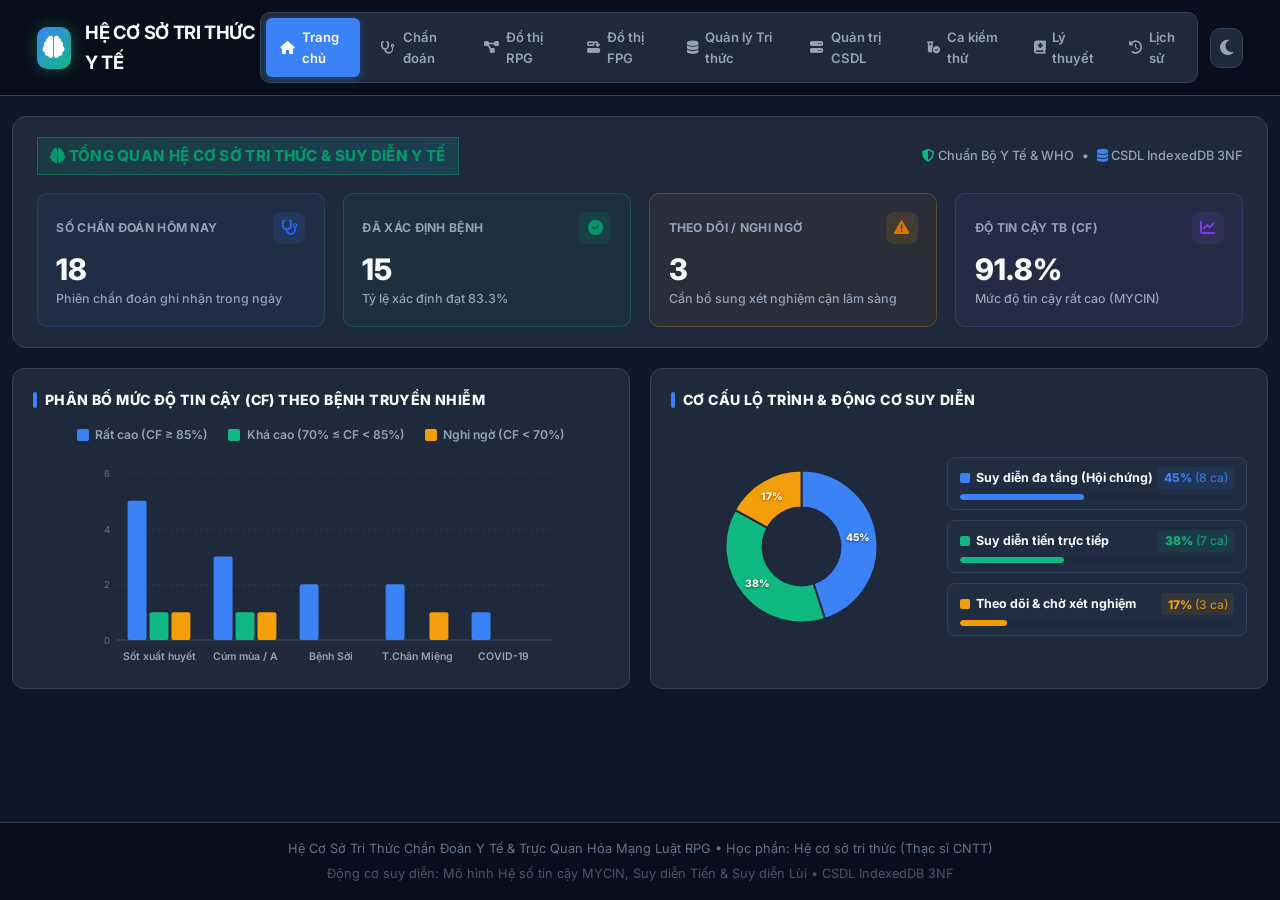
<file: index.html>
<!DOCTYPE html>
<html lang="vi">

<head>
  <meta charset="UTF-8">
  <meta name="viewport" content="width=device-width, initial-scale=1.0">
  <title>Hệ Cơ Sở Tri Thức Chẩn Đoán Y Tế & Mạng Luật RPG</title>

  <!-- FontAwesome Icons & CSS -->
  <link rel="stylesheet" href="https://cdnjs.cloudflare.com/ajax/libs/font-awesome/6.4.0/css/all.min.css">
  <link rel="stylesheet" href="css/tong_hop.css">
  <link rel="stylesheet" href="css/bang_dieu_khien_thong_ke.css">
</head>

<body>

  <!-- ==================== APP HEADER ==================== -->
  <header class="app-header">
    <div class="header-container">
      <div class="brand-wrapper">
        <a href="index.html" style="text-decoration: none; display: flex; align-items: center; gap: 0.85rem;">
          <div class="brand-icon">
            <i class="fa-solid fa-brain"></i>
          </div>
          <div class="brand-text">
            <h1>HỆ CƠ SỞ TRI THỨC Y TẾ</h1>
          </div>
        </a>
      </div>

      <div style="display: flex; align-items: center; gap: 0.75rem;">
        <nav class="nav-tabs">
          <a href="index.html" class="nav-btn active">
            <i class="fa-solid fa-house"></i> Trang chủ
          </a>
          <a href="chuc_nang/chan_doan/chan_doan.html" class="nav-btn">
            <i class="fa-solid fa-stethoscope"></i> Chẩn đoán
          </a>
          <a href="chuc_nang/do_thi_rpg/do_thi_rpg.html" class="nav-btn">
            <i class="fa-solid fa-project-diagram"></i> Đồ thị RPG
          </a>
          <a href="chuc_nang/do_thi_fpg/do_thi_fpg.html" class="nav-btn">
            <i class="fa-solid fa-diagram-successor"></i> Đồ thị FPG
          </a>
          <a href="chuc_nang/quan_ly_tri_thuc/quan_ly_tri_thuc.html" class="nav-btn">
            <i class="fa-solid fa-database"></i> Quản lý Tri thức
          </a>
          <a href="chuc_nang/quan_tri_csdl/quan_tri_csdl.html" class="nav-btn">
            <i class="fa-solid fa-server"></i> Quản trị CSDL
          </a>
          <a href="chuc_nang/ca_kiem_thu/ca_kiem_thu.html" class="nav-btn">
            <i class="fa-solid fa-vial-circle-check"></i> Ca kiểm thử
          </a>
          <a href="chuc_nang/ly_thuyet/ly_thuyet.html" class="nav-btn">
            <i class="fa-solid fa-book-medical"></i> Lý thuyết
          </a>
          <a href="chuc_nang/lich_su_chan_doan/lich_su_chan_doan.html" class="nav-btn">
            <i class="fa-solid fa-clock-rotate-left"></i> Lịch sử
          </a>
        </nav>

        <button id="btnThemeToggle" class="btn-theme-toggle" title="Chuyển đổi Chế độ Sáng / Tối">
          <i class="fa-solid fa-moon" id="themeToggleIcon"></i>
        </button>
      </div>
    </div>
  </header>

  <!-- ==================== MAIN CONTENT ==================== -->
  <main class="main-wrapper">

    <!-- 1. BẢNG ĐIỀU KHIỂN GIÁM SÁT HỆ CHUYÊN GIA Y TẾ (MED-EXPERT DASHBOARD) -->
    <section class="dashboard-executive-section">

      <!-- HÀNG 1: BẢNG TỔNG QUAN 4 CHỈ SỐ CỐT LÕI (EXECUTIVE KPI SECTION) -->
      <div class="dash-executive-panel">
        <div class="dash-main-header">
          <div class="dash-main-title">
            <span class="dash-panel-badge badge-clinical" style="padding: 0.35rem 0.75rem;">
              <i class="fa-solid fa-brain"></i> TỔNG QUAN HỆ CƠ SỞ TRI THỨC & SUY DIỄN Y TẾ
            </span>
          </div>
          <div
            style="font-size: 0.8rem; color: var(--text-secondary); font-weight: 500; display: flex; align-items: center; gap: 0.5rem; flex-wrap: wrap;">
            <span><i class="fa-solid fa-shield-halved" style="color: var(--color-emerald);"></i> Chuẩn Bộ Y Tế &
              WHO</span>
            <span>•</span>
            <span><i class="fa-solid fa-database" style="color: var(--color-primary);"></i> CSDL IndexedDB 3NF</span>
          </div>
        </div>

        <!-- 4 THẺ THỐNG KÊ CHÍNH -->
        <div class="dash-main-kpi-grid">

          <!-- Thẻ 1: Số chẩn đoán hôm nay -->
          <div class="dash-main-kpi-card card-blue">
            <div class="dash-main-kpi-top">
              <span class="dash-main-kpi-label">Số chẩn đoán hôm nay</span>
              <div class="dash-main-kpi-icon"><i class="fa-solid fa-stethoscope"></i></div>
            </div>
            <div class="dash-main-kpi-val" id="dashKpiToday">18</div>
            <div class="dash-main-kpi-sub" id="dashKpiTodaySub">Phiên chẩn đoán ghi nhận trong ngày</div>
          </div>

          <!-- Thẻ 2: Ca xác định bệnh đích -->
          <div class="dash-main-kpi-card card-emerald">
            <div class="dash-main-kpi-top">
              <span class="dash-main-kpi-label">Đã xác định bệnh</span>
              <div class="dash-main-kpi-icon"><i class="fa-solid fa-circle-check"></i></div>
            </div>
            <div class="dash-main-kpi-val" id="dashKpiIdentified">15</div>
            <div class="dash-main-kpi-sub" id="dashKpiIdentifiedSub">Tỷ lệ xác định đạt 83.3%</div>
          </div>

          <!-- Thẻ 3: Ca theo dõi / Nghi ngờ -->
          <div class="dash-main-kpi-card card-amber">
            <div class="dash-main-kpi-top">
              <span class="dash-main-kpi-label">Theo dõi / Nghi ngờ</span>
              <div class="dash-main-kpi-icon"><i class="fa-solid fa-triangle-exclamation"></i></div>
            </div>
            <div class="dash-main-kpi-val" id="dashKpiSuspected">3</div>
            <div class="dash-main-kpi-sub" id="dashKpiSuspectedSub">Cần bổ sung xét nghiệm cận lâm sàng</div>
          </div>

          <!-- Thẻ 4: Hệ số tin cậy trung bình (CF) -->
          <div class="dash-main-kpi-card card-purple">
            <div class="dash-main-kpi-top">
              <span class="dash-main-kpi-label">Độ tin cậy TB (CF)</span>
              <div class="dash-main-kpi-icon"><i class="fa-solid fa-chart-line"></i></div>
            </div>
            <div class="dash-main-kpi-val" id="dashKpiAvgCF">91.8%</div>
            <div class="dash-main-kpi-sub" id="dashKpiAvgCFSub">Mức độ tin cậy rất cao (MYCIN)</div>
          </div>

        </div>
      </div>

      <!-- HÀNG 2: 2 BIỂU ĐỒ PHÂN TÍCH CHUYÊN SÂU -->
      <div class="dash-charts-grid">

        <!-- BIỂU ĐỒ 1: PHÂN BỐ MỨC ĐỘ TIN CẬY (CF) THEO BỆNH TRUYỀN NHIỄM -->
        <div class="dash-chart-card">
          <div class="dash-chart-title">
            <span class="chart-accent-bar"></span>
            <span>Phân Bố Mức Độ Tin Cậy (CF) Theo Bệnh Truyền Nhiễm</span>
          </div>

          <div class="dash-bar-legend">
            <span class="dash-bar-legend-item">
              <span class="legend-square" style="background: #3b82f6;"></span>
              <span>Rất cao (CF ≥ 85%)</span>
            </span>
            <span class="dash-bar-legend-item">
              <span class="legend-square" style="background: #10b981;"></span>
              <span>Khá cao (70% ≤ CF &lt; 85%)</span>
            </span>
            <span class="dash-bar-legend-item">
              <span class="legend-square" style="background: #f59e0b;"></span>
              <span>Nghi ngờ (CF &lt; 70%)</span>
            </span>
          </div>

          <div id="dashBarChartContainer" style="position: relative; width: 100%; min-height: 210px;">
            <!-- Rendered by HomeDashboardController -->
          </div>
        </div>

        <!-- BIỂU ĐỒ 2: CƠ CẤU LỘ TRÌNH & ĐỘNG CƠ SUY DIỄN -->
        <div class="dash-chart-card">
          <div class="dash-chart-title">
            <span class="chart-accent-bar"></span>
            <span>Cơ Cấu Lộ Trình & Động Cơ Suy Diễn</span>
          </div>

          <div class="dash-donut-wrapper">
            <div id="dashPieChartContainer">
              <!-- Rendered by HomeDashboardController -->
            </div>
            <div id="dashPieBreakdownContainer" class="progress-breakdown-list">
              <!-- Rendered by HomeDashboardController -->
            </div>
          </div>
        </div>

      </div>

    </section>

  </main>

  <!-- ==================== FOOTER ==================== -->
  <footer class="app-footer">
    <p>Hệ Cơ Sở Tri Thức Chẩn Đoán Y Tế & Trực Quan Hóa Mạng Luật RPG • Học phần: Hệ cơ sở tri thức (Thạc sĩ CNTT)</p>
    <p style="margin-top: 0.25rem; opacity: 0.7;">Động cơ suy diễn: Mô hình Hệ số tin cậy MYCIN, Suy diễn Tiến & Suy
      diễn Lùi • CSDL IndexedDB 3NF</p>
  </footer>

  <!-- ==================== SCRIPTS ==================== -->
  <script src="js/tien_ich_chung.js"></script>
  <script src="js/co_so_du_lieu/tri_thuc_mac_dinh.js"></script>
  <script src="js/co_so_du_lieu/dong_co_csdl.js"></script>
  <script src="js/dieu_khien_thong_ke_trang_chu.js"></script>

  <script>
    document.addEventListener("DOMContentLoaded", async () => {
      const dbEngine = new DatabaseEngine();
      try {
        await dbEngine.init();
      } catch (e) {
        console.warn("Lỗi đọc CSDL:", e);
      }
      const dashCtrl = new HomeDashboardController({ dbEngine });
      dashCtrl.init();
    });
  </script>
</body>

</html>
</file>
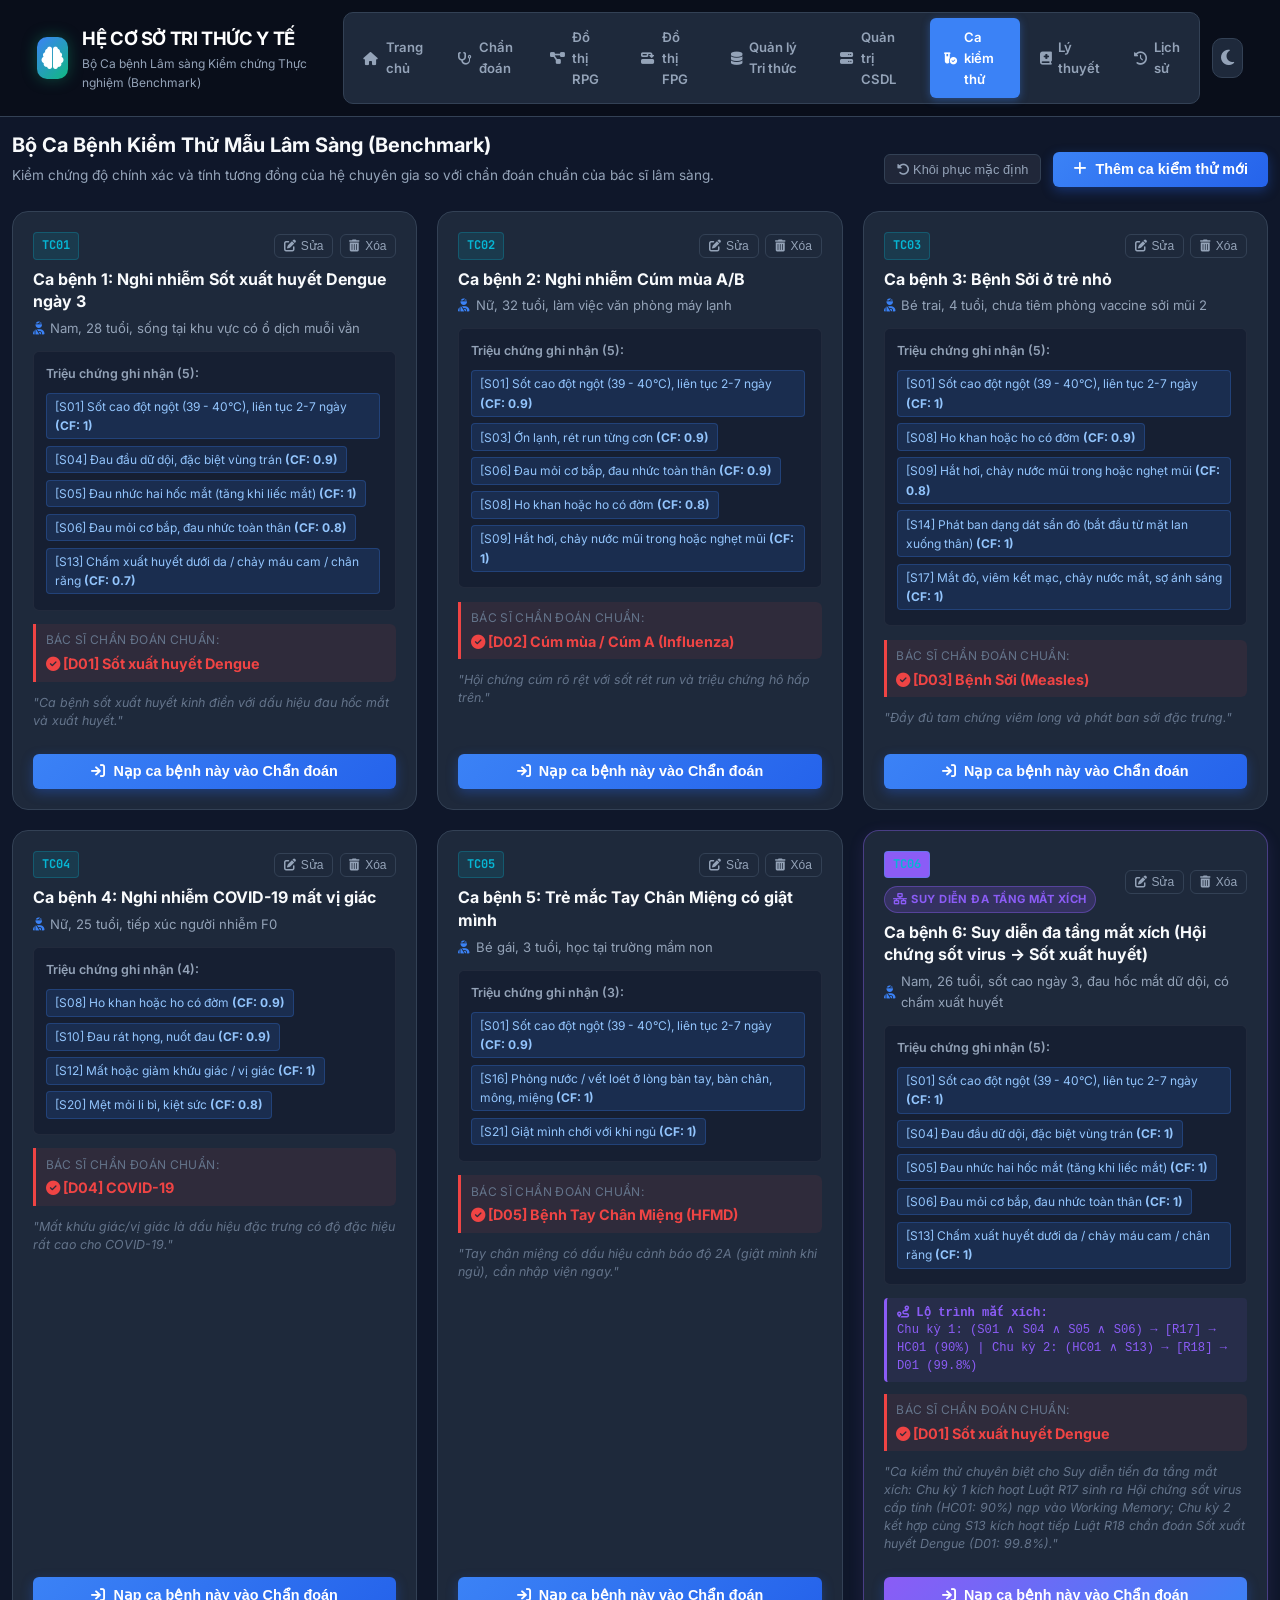
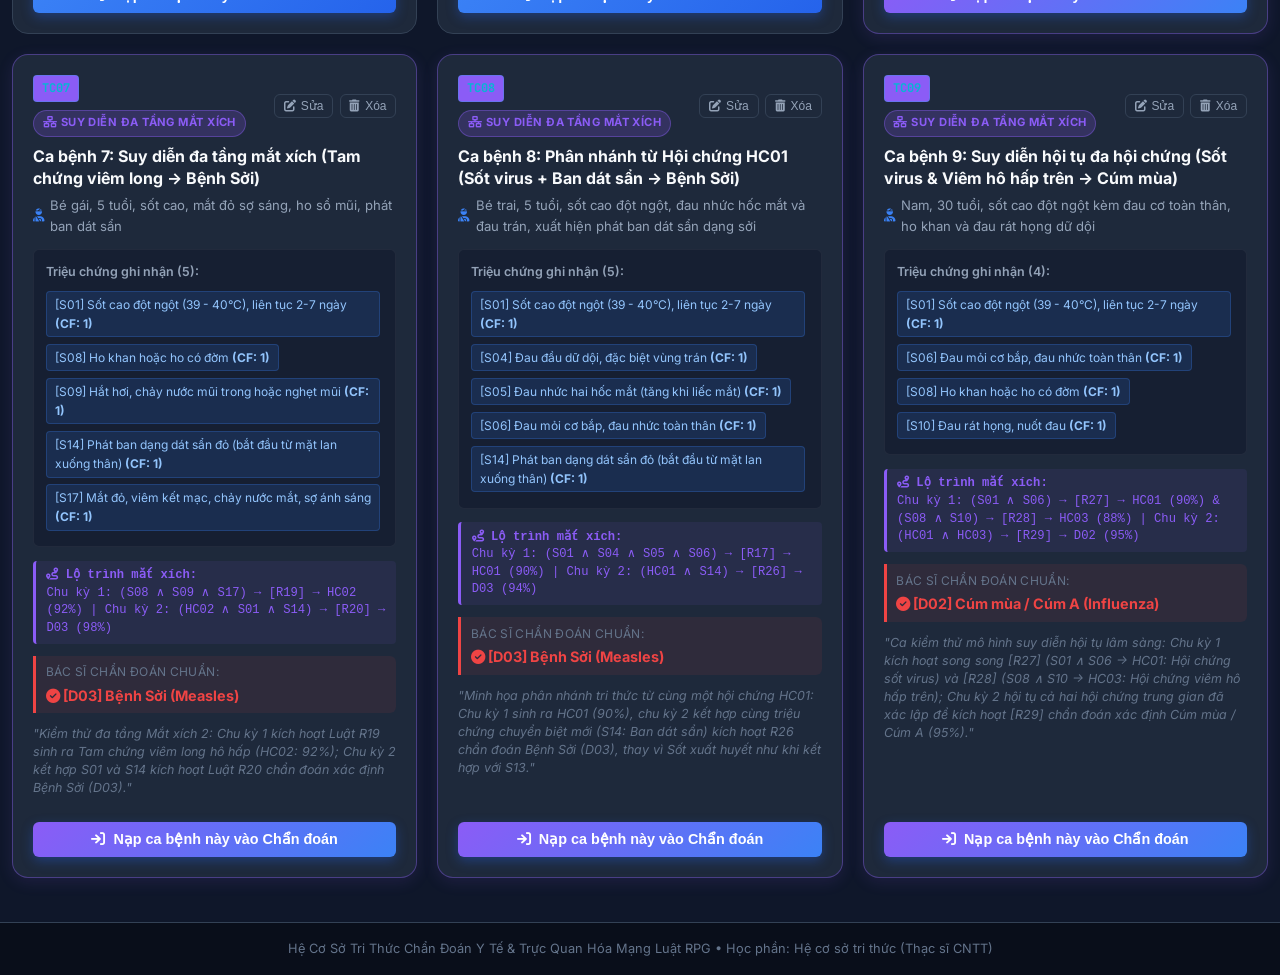
<file: chuc_nang/ca_kiem_thu/ca_kiem_thu.html>
<!DOCTYPE html>
<html lang="vi">
<head>
  <meta charset="UTF-8">
  <meta name="viewport" content="width=device-width, initial-scale=1.0">
  <title>Ca Bệnh Kiểm Thử Mẫu - Hệ Cơ Sở Tri Thức</title>
  
  <!-- FontAwesome Icons & CSS -->
  <link rel="stylesheet" href="https://cdnjs.cloudflare.com/ajax/libs/font-awesome/6.4.0/css/all.min.css">
  <link rel="stylesheet" href="../../css/tong_hop.css">
</head>
<body>

  <!-- ==================== APP HEADER ==================== -->
  <header class="app-header">
    <div class="header-container">
      <div class="brand-wrapper">
        <a href="../../index.html" style="text-decoration: none; display: flex; align-items: center; gap: 0.85rem;">
          <div class="brand-icon">
            <i class="fa-solid fa-brain"></i>
          </div>
          <div class="brand-text">
            <h1>HỆ CƠ SỞ TRI THỨC Y TẾ</h1>
            <p>Bộ Ca bệnh Lâm sàng Kiểm chứng Thực nghiệm (Benchmark)</p>
          </div>
        </a>
      </div>

      <div style="display: flex; align-items: center; gap: 0.75rem;">
        <nav class="nav-tabs">
          <a href="../../index.html" class="nav-btn">
            <i class="fa-solid fa-house"></i> Trang chủ
          </a>
          <a href="../chan_doan/chan_doan.html" class="nav-btn">
            <i class="fa-solid fa-stethoscope"></i> Chẩn đoán
          </a>
          <a href="../do_thi_rpg/do_thi_rpg.html" class="nav-btn">
            <i class="fa-solid fa-project-diagram"></i> Đồ thị RPG
          </a>
          <a href="../do_thi_fpg/do_thi_fpg.html" class="nav-btn">
            <i class="fa-solid fa-diagram-successor"></i> Đồ thị FPG
          </a>
          <a href="../quan_ly_tri_thuc/quan_ly_tri_thuc.html" class="nav-btn">
            <i class="fa-solid fa-database"></i> Quản lý Tri thức
          </a>
          <a href="../quan_tri_csdl/quan_tri_csdl.html" class="nav-btn">
            <i class="fa-solid fa-server"></i> Quản trị CSDL
          </a>
          <a href="ca_kiem_thu.html" class="nav-btn active">
            <i class="fa-solid fa-vial-circle-check"></i> Ca kiểm thử
          </a>
          <a href="../ly_thuyet/ly_thuyet.html" class="nav-btn">
            <i class="fa-solid fa-book-medical"></i> Lý thuyết
          </a>
          <a href="../lich_su_chan_doan/lich_su_chan_doan.html" class="nav-btn">
            <i class="fa-solid fa-clock-rotate-left"></i> Lịch sử
          </a>
        </nav>

        <button id="btnThemeToggle" class="btn-theme-toggle" title="Chuyển đổi Chế độ Sáng / Tối">
          <i class="fa-solid fa-moon" id="themeToggleIcon"></i>
        </button>
      </div>
    </div>
  </header>

  <!-- ==================== MAIN CONTENT ==================== -->
  <main class="main-wrapper">
    <div style="display: flex; justify-content: space-between; align-items: flex-end; margin-bottom: 1.5rem; flex-wrap: wrap; gap: 1rem;">
      <div>
        <h2 style="font-size: 1.25rem; font-weight: 700;">Bộ Ca Bệnh Kiểm Thử Mẫu Lâm Sàng (Benchmark)</h2>
        <p style="font-size: 0.85rem; color: var(--text-secondary); margin-top: 0.25rem;">
          Kiểm chứng độ chính xác và tính tương đồng của hệ chuyên gia so với chẩn đoán chuẩn của bác sĩ lâm sàng.
        </p>
      </div>
      <div style="display: flex; gap: 0.75rem; align-items: center;">
        <button id="btnResetTestCases" class="btn-secondary" title="Khôi phục danh sách ca mẫu về mặc định">
          <i class="fa-solid fa-rotate-left"></i> Khôi phục mặc định
        </button>
        <button id="btnOpenAddTestCaseModal" class="btn-primary">
          <i class="fa-solid fa-plus"></i> Thêm ca kiểm thử mới
        </button>
      </div>
    </div>

    <div class="test-cases-grid" id="testCasesContainer"></div>
  </main>

  <!-- ==================== MODAL: THÊM / SỬA CA KIỂM THỬ ==================== -->
  <div id="modalTestCaseForm" class="modal-backdrop">
    <div class="modal-card" style="max-width: 720px;">
      <div class="modal-header">
        <div class="modal-title">
          <i class="fa-solid fa-vial-circle-check" style="color: var(--color-primary);"></i>
          <span id="modalTcTitle">Thêm Ca Bệnh Kiểm Thử Mới</span>
        </div>
        <button class="modal-close-btn" data-close="modalTestCaseForm">&times;</button>
      </div>

      <form id="formTestCase" onsubmit="return false;">
        <div class="modal-form-grid">
          <div class="form-group">
            <label class="form-label" for="tcFormId">Mã Ca Kiểm Thử (ID)</label>
            <input type="text" id="tcFormId" class="form-control" placeholder="Tự sinh (VD: TC06)" />
            <small style="font-size: 0.72rem; color: var(--text-muted);">Để trống hệ thống sẽ tự động tạo mã kế tiếp</small>
          </div>

          <div class="form-group">
            <label class="form-label" for="tcFormDisease">Chẩn Đoán Kết Luận Chuẩn (Bác sĩ) <span style="color: #ef4444;">*</span></label>
            <select id="tcFormDisease" class="form-control" required></select>
          </div>
        </div>

        <div class="form-group">
          <label class="form-label" for="tcFormName">Tên Ca Bệnh Lâm Sàng <span style="color: #ef4444;">*</span></label>
          <input type="text" id="tcFormName" class="form-control" placeholder="VD: Ca bệnh 6: Nghi nhiễm Sốt Rét thể ác tính" required />
        </div>

        <div class="form-group">
          <label class="form-label" for="tcFormPatient">Thông Tin / Dịch Tễ Bệnh Nhân</label>
          <input type="text" id="tcFormPatient" class="form-control" placeholder="VD: Nam, 35 tuổi, vừa trở về từ vùng rừng rậm Tây Nguyên" />
        </div>

        <div class="form-group">
          <label class="form-label" for="tcFormNote">Ghi Chú Lâm Sàng / Lập Luận Y Khoa</label>
          <textarea id="tcFormNote" class="form-control" rows="2" placeholder="Ghi chú về triệu chứng khu biệt, diễn tiến hoặc lưu ý cận lâm sàng..."></textarea>
        </div>

        <!-- SYMPTOM PICKER -->
        <div class="form-group">
          <div style="display: flex; justify-content: space-between; align-items: center; margin-bottom: 0.35rem;">
            <label class="form-label" style="margin-bottom: 0;">
              Danh Sách Triệu Chứng Lâm Sàng <span style="color: #ef4444;">*</span>
            </label>
            <span id="tcSelectedCountBadge" class="badge badge-medium">Đã chọn: 0</span>
          </div>

          <div class="symptom-picker-container">
            <div class="symptom-picker-header">
              <div style="position: relative; flex: 1;">
                <i class="fa-solid fa-magnifying-glass" style="position: absolute; left: 0.65rem; top: 50%; transform: translateY(-50%); font-size: 0.8rem; color: var(--text-muted);"></i>
                <input type="text" id="tcSymptomSearch" class="form-control" style="padding-left: 2rem; font-size: 0.8rem;" placeholder="Tìm kiếm nhanh triệu chứng..." />
              </div>
              <select id="tcCategoryFilter" class="form-control" style="width: auto; max-width: 170px; font-size: 0.8rem;">
                <option value="all">Tất cả nhóm</option>
              </select>
            </div>

            <div class="symptom-picker-list" id="tcSymptomsList"></div>
          </div>
        </div>

        <div style="display: flex; justify-content: flex-end; gap: 0.75rem; margin-top: 1.5rem; padding-top: 1rem; border-top: 1px solid var(--border-color);">
          <button type="button" class="btn-secondary modal-close-btn" data-close="modalTestCaseForm">Hủy bỏ</button>
          <button type="button" id="btnSaveTestCase" class="btn-primary">
            <i class="fa-solid fa-floppy-disk"></i> Lưu ca kiểm thử
          </button>
        </div>
      </form>
    </div>
  </div>

  <!-- ==================== FOOTER ==================== -->
  <footer class="app-footer">
    <p>Hệ Cơ Sở Tri Thức Chẩn Đoán Y Tế & Trực Quan Hóa Mạng Luật RPG • Học phần: Hệ cơ sở tri thức (Thạc sĩ CNTT)</p>
  </footer>

  <!-- ==================== SCRIPTS ==================== -->
  <script src="../../js/tien_ich_chung.js"></script>
  <script src="../../js/co_so_du_lieu/tri_thuc_mac_dinh.js"></script>
  <script src="../../js/co_so_du_lieu/dong_co_csdl.js"></script>
  <script src="../quan_ly_tri_thuc/mo_hinh_tri_thuc.js"></script>
  <script src="dieu_khien_kiem_thu.js"></script>

  <script>
    document.addEventListener("DOMContentLoaded", async () => {
      const dbEngine = new DatabaseEngine();
      try { await dbEngine.init(); } catch (e) {}

      const kbManager = new KnowledgeBaseManager(dbEngine);
      const testcasesController = new TestCasesController({
        kbManager,
        onLoadTestCase: (symptomsMap) => {
          // Lưu ca bệnh vào sessionStorage và chuyển trang
          sessionStorage.setItem("LOAD_TESTCASE_SYMPTOMS", JSON.stringify(symptomsMap));
          window.location.href = "../chan_doan/chan_doan.html";
        }
      });

      testcasesController.init();
    });
  </script>
</body>
</html>
</file>
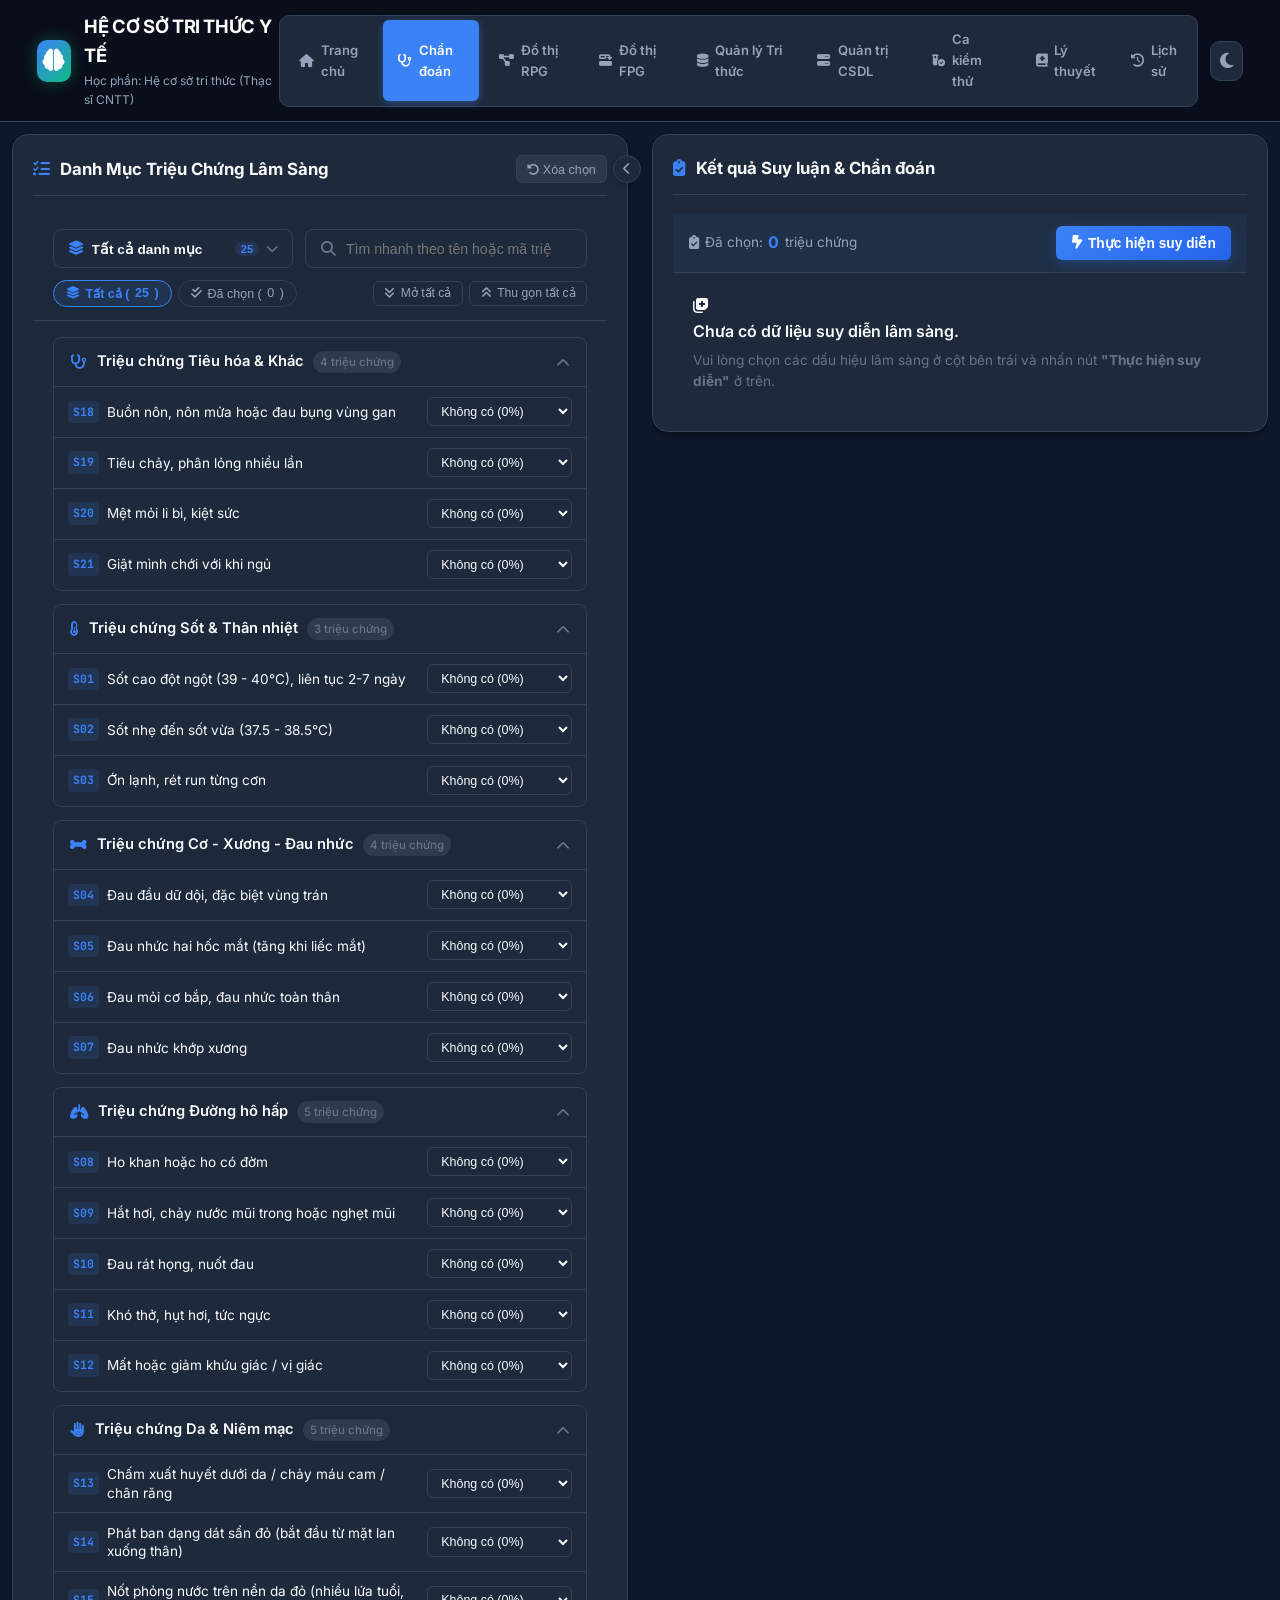
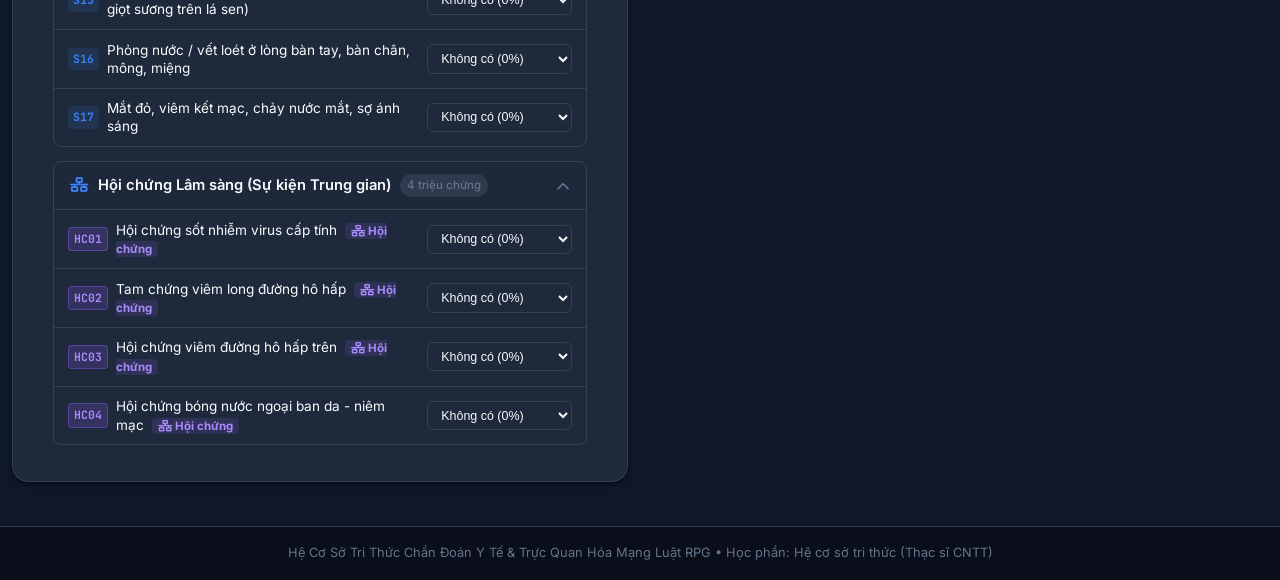
<file: chuc_nang/chan_doan/chan_doan.html>
<!DOCTYPE html>
<html lang="vi">
<head>
  <meta charset="UTF-8">
  <meta name="viewport" content="width=device-width, initial-scale=1.0">
  <title>Chẩn Đoán & Suy Diễn Y Tế - Hệ Cơ Sở Tri Thức</title>
  
  <!-- FontAwesome Icons & CSS -->
  <link rel="stylesheet" href="https://cdnjs.cloudflare.com/ajax/libs/font-awesome/6.4.0/css/all.min.css">
  <link rel="stylesheet" href="../../css/tong_hop.css">
  <link rel="stylesheet" href="chan_doan.css">
</head>
<body>

  <!-- ==================== APP HEADER ==================== -->
  <header class="app-header">
    <div class="header-container">
      <div class="brand-wrapper">
        <a href="../../index.html" style="text-decoration: none; display: flex; align-items: center; gap: 0.85rem;">
          <div class="brand-icon">
            <i class="fa-solid fa-brain"></i>
          </div>
          <div class="brand-text">
            <h1>HỆ CƠ SỞ TRI THỨC Y TẾ</h1>
            <p>Học phần: Hệ cơ sở tri thức (Thạc sĩ CNTT)</p>
          </div>
        </a>
      </div>

      <div style="display: flex; align-items: center; gap: 0.75rem;">
        <nav class="nav-tabs">
          <a href="../../index.html" class="nav-btn">
            <i class="fa-solid fa-house"></i> Trang chủ
          </a>
          <a href="chan_doan.html" class="nav-btn active">
            <i class="fa-solid fa-stethoscope"></i> Chẩn đoán
          </a>
          <a href="../do_thi_rpg/do_thi_rpg.html" class="nav-btn">
            <i class="fa-solid fa-project-diagram"></i> Đồ thị RPG
          </a>
          <a href="../do_thi_fpg/do_thi_fpg.html" class="nav-btn">
            <i class="fa-solid fa-diagram-successor"></i> Đồ thị FPG
          </a>
          <a href="../quan_ly_tri_thuc/quan_ly_tri_thuc.html" class="nav-btn">
            <i class="fa-solid fa-database"></i> Quản lý Tri thức
          </a>
          <a href="../quan_tri_csdl/quan_tri_csdl.html" class="nav-btn">
            <i class="fa-solid fa-server"></i> Quản trị CSDL
          </a>
          <a href="../ca_kiem_thu/ca_kiem_thu.html" class="nav-btn">
            <i class="fa-solid fa-vial-circle-check"></i> Ca kiểm thử
          </a>
          <a href="../ly_thuyet/ly_thuyet.html" class="nav-btn">
            <i class="fa-solid fa-book-medical"></i> Lý thuyết
          </a>
          <a href="../lich_su_chan_doan/lich_su_chan_doan.html" class="nav-btn">
            <i class="fa-solid fa-clock-rotate-left"></i> Lịch sử
          </a>
        </nav>

        <button id="btnThemeToggle" class="btn-theme-toggle" title="Chuyển đổi Chế độ Sáng / Tối">
          <i class="fa-solid fa-moon" id="themeToggleIcon"></i>
        </button>
      </div>
    </div>
  </header>

  <!-- ==================== MAIN CONTENT ==================== -->
  <main class="main-wrapper">
    <div class="diagnosis-grid" id="diagnosisGrid">
      
      <!-- Cột trái: Toàn bộ danh mục triệu chứng với Custom Dropdown Menu -->
      <div class="card diagnosis-symptoms-card" id="diagnosisSymptomsCard">
        
        <!-- Nút Icon Thu nhỏ / Mở rộng nằm ngay trên đường phân cách giữa 2 Section -->
        <button type="button" id="btnDividerCollapse" class="pane-splitter-toggle" title="Thu nhỏ danh mục triệu chứng (phóng to kết quả)">
          <i class="fa-solid fa-chevron-left" id="iconDividerCollapse"></i>
        </button>

        <!-- Thanh Mini Bar khi Thu Nhỏ Section Trái -->
        <div id="leftSectionCollapsedBar" class="left-section-collapsed-bar" style="display: none;" title="Bấm để mở rộng danh mục triệu chứng">
          <div class="collapsed-badge-wrap" title="Số triệu chứng đã chọn">
            <i class="fa-solid fa-list-check"></i>
            <span class="collapsed-count" id="collapsedSelectedCount">0</span>
          </div>
          <div class="collapsed-vertical-title">
            <span>Danh mục triệu chứng</span>
          </div>
        </div>

        <div class="card-header">
          <div class="card-title">
            <i class="fa-solid fa-list-check"></i>
            <span>Danh Mục Triệu Chứng Lâm Sàng</span>
          </div>
          <div class="card-actions">
            <button id="btnClearSymptoms" class="btn-secondary" style="padding: 0.35rem 0.65rem; font-size: 0.78rem;" title="Bỏ chọn tất cả triệu chứng">
              <i class="fa-solid fa-rotate-left"></i> Xóa chọn
            </button>
          </div>
        </div>

        <!-- BỘ LỌC ĐA NĂNG CAO CẤP (SMART FILTER TOOLBAR) -->
        <div class="smart-filter-toolbar">
          
          <!-- Hàng 1: Custom Dropdown Menu + Ô tìm kiếm -->
          <div class="filter-controls-row">
            
            <!-- Custom Category Dropdown Component (Sang trọng, không dùng select mặc định) -->
            <div class="custom-dropdown-container" id="categoryDropdownContainer">
              <button type="button" class="custom-dropdown-btn" id="btnCategoryDropdownTrigger">
                <div class="dropdown-btn-content">
                  <i class="fa-solid fa-layer-group dropdown-icon" id="dropdownCurrentIcon"></i>
                  <span class="dropdown-label" id="dropdownCurrentLabel">Tất cả danh mục</span>
                </div>
                <div class="dropdown-btn-right">
                  <span class="dropdown-badge" id="dropdownCurrentBadge">21</span>
                  <i class="fa-solid fa-chevron-down dropdown-arrow"></i>
                </div>
              </button>

              <!-- Menu sổ xuống custom -->
              <div class="custom-dropdown-menu" id="categoryDropdownMenu">
                <!-- Render động các item lựa chọn -->
              </div>
            </div>

            <!-- Ô tìm kiếm từ khóa -->
            <div class="filter-search-box">
              <i class="fa-solid fa-magnifying-glass search-icon"></i>
              <input type="text" id="symptomSearchInput" class="filter-search-input"
                placeholder="Tìm nhanh theo tên hoặc mã triệu chứng (sốt, đau đầu, ho, S01...)..." autocomplete="off">
              <button type="button" id="btnClearSymptomSearch" class="btn-clear-search" style="display: none;" title="Xóa tìm kiếm">&times;</button>
            </div>
          </div>

          <!-- Hàng 2: Quick Filter Tags & Nút Thu Gọn / Mở Rộng Tất Cả -->
          <div class="filter-sub-toolbar">
            <div class="filter-quick-tags">
              <button class="filter-quick-tag active" data-cat="all">
                <i class="fa-solid fa-layer-group"></i> Tất cả (<span id="totalSymptomsCount">0</span>)
              </button>
              <button class="filter-quick-tag" data-cat="selected">
                <i class="fa-solid fa-check-double"></i> Đã chọn (<span id="selectedSymptomsCount">0</span>)
              </button>
            </div>

            <div class="accordion-action-buttons">
              <button id="btnExpandAll" class="btn-text-action" title="Mở rộng tất cả các nhóm triệu chứng">
                <i class="fa-solid fa-angles-down"></i> Mở tất cả
              </button>
              <button id="btnCollapseAll" class="btn-text-action" title="Thu gọn tất cả các nhóm triệu chứng">
                <i class="fa-solid fa-angles-up"></i> Thu gọn tất cả
              </button>
            </div>
          </div>

        </div>

        <!-- DANH SÁCH TOÀN BỘ CÁC NHÓM TRIỆU CHỨNG (ACCORDION RỘNG RÃI) -->
        <div id="symptomGroupsContainer" class="symptom-groups-list">
          <!-- Render động toàn bộ các nhóm triệu chứng -->
        </div>

      </div>

      <!-- Cột phải: Cố định (Sticky) với nút Thực hiện Suy diễn tiến trên đầu -->
      <div class="card diagnosis-result-sticky-card">
        <div class="card-header">
          <div class="card-title">
            <i class="fa-solid fa-clipboard-check"></i>
            <span>Kết quả Suy luận & Chẩn đoán</span>
          </div>
          <div class="card-actions" style="display: flex; align-items: center; gap: 0.45rem;">
            <button id="btnRestoreLeftFromRight" class="btn-secondary btn-restore-left" style="display: none; padding: 0.35rem 0.65rem; font-size: 0.78rem;" title="Mở lại danh mục triệu chứng bên trái">
              <i class="fa-solid fa-list-check"></i> <span>Mở lại triệu chứng (<strong id="rightBarSelectedCount">0</strong>)</span>
            </button>
            <button id="btnExportPDF" class="btn-secondary" style="display: none;" title="Xuất phiếu kết quả chẩn đoán y tế (PDF)">
              <i class="fa-solid fa-file-pdf" style="color: #ef4444;"></i> Xuất PDF
            </button>
            <button id="btnViewExplanation" class="btn-secondary" style="display: none;" title="Xem phân tích cây suy luận (HOW)">
              <i class="fa-solid fa-code-fork"></i> Vết suy luận (HOW)
            </button>
          </div>
        </div>

        <!-- Thanh điều khiển suy diễn CỐ ĐỊNH ở bên phải, không cần cuộn trang -->
        <div class="sticky-infer-control-box">
          <div class="selected-summary-badge">
            <i class="fa-solid fa-clipboard-check"></i> Đã chọn: <strong id="selectedCountNumber">0</strong> triệu chứng
          </div>
          <button id="btnRunForwardChaining" class="btn-primary btn-run-infer-sticky" title="Khởi chạy hệ thống suy luận chẩn đoán">
            <i class="fa-solid fa-bolt-lightning"></i> Thực hiện suy diễn
          </button>
        </div>

        <!-- 2 Tab Tiến & Lùi chuyên nghiệp -->
        <div class="infer-mode-tabs-bar" id="inferModeTabsBar" style="display: none;">
          <button type="button" class="infer-mode-tab-btn active" data-tab="forward" id="tabBtnForward">
            <i class="fa-solid fa-arrow-trend-up"></i>
            <span>Suy diễn Tiến</span>
            <span class="tab-count-pill" id="badgeForwardCount">0</span>
          </button>
          <button type="button" class="infer-mode-tab-btn" data-tab="backward" id="tabBtnBackward">
            <i class="fa-solid fa-bullseye"></i>
            <span>Suy diễn Lùi (WHY)</span>
            <span class="tab-count-pill" id="badgeBackwardCount">0</span>
          </button>
        </div>

        <div id="diagnosisResultsContainer" class="diagnosis-results-body">
          <!-- Trạng thái chờ -->
          <div class="empty-state" id="emptyStatePlaceholder">
            <i class="fa-solid fa-notes-medical"></i>
            <p style="font-weight: 600; font-size: 1rem; color: var(--text-primary);">Chưa có dữ liệu suy diễn lâm sàng.</p>
            <p style="font-size: 0.85rem; margin-top: 0.4rem; color: var(--text-muted); line-height: 1.5;">
              Vui lòng chọn các dấu hiệu lâm sàng ở cột bên trái và nhấn nút <strong>"Thực hiện suy diễn"</strong> ở trên.
            </p>
          </div>

          <!-- Pane 1: Kết quả Suy diễn Tiến -->
          <div id="paneForward" class="infer-tab-pane active" style="display: none;"></div>

          <!-- Pane 2: Kết quả & Tương tác Suy diễn Lùi -->
          <div id="paneBackward" class="infer-tab-pane" style="display: none;"></div>
        </div>
      </div>

    </div>
  </main>

  <!-- ==================== MODAL: SUY DIỄN LÙI (WHY) ==================== -->
  <div id="modalBackward" class="modal-backdrop">
    <div class="modal-card">
      <div class="modal-header">
        <div class="modal-title">
          <i class="fa-solid fa-circle-question" style="color: var(--color-amber);"></i>
          <span>Suy Diễn Lùi: Truy Vấn Triệu Chứng Khu Biệt (WHY)</span>
        </div>
        <button class="modal-close-btn" data-close="modalBackward">&times;</button>
      </div>

      <div id="backwardModalContent"></div>
    </div>
  </div>

  <!-- ==================== MODAL: PHÂN HỆ GIẢI THÍCH (HOW) ==================== -->
  <div id="modalExplanation" class="modal-backdrop">
    <div class="modal-card" style="max-width: 800px;">
      <div class="modal-header">
        <div class="modal-title">
          <i class="fa-solid fa-diagram-project" style="color: var(--color-primary);"></i>
          <span>Phân Hệ Giải Thích: Cây & Nhật Ký Vết Suy Luận (HOW)</span>
        </div>
        <button class="modal-close-btn" data-close="modalExplanation">&times;</button>
      </div>

      <div id="explanationModalContent"></div>
    </div>
  </div>



  <!-- ==================== FOOTER ==================== -->
  <footer class="app-footer">
    <p>Hệ Cơ Sở Tri Thức Chẩn Đoán Y Tế & Trực Quan Hóa Mạng Luật RPG • Học phần: Hệ cơ sở tri thức (Thạc sĩ CNTT)</p>
  </footer>

  <!-- ==================== SCRIPTS ==================== -->
  <script src="../../js/tien_ich_chung.js"></script>
  <script src="../../js/co_so_du_lieu/tri_thuc_mac_dinh.js"></script>
  <script src="../../js/co_so_du_lieu/dong_co_csdl.js"></script>
  <script src="../../js/dong_co/he_so_tin_cay.js"></script>
  <script src="../../js/dong_co/bieu_dien_frames.js"></script>
  <script src="../../js/dong_co/suy_dien_tien.js"></script>
  <script src="../../js/dong_co/suy_dien_lui.js"></script>
  <script src="../quan_ly_tri_thuc/mo_hinh_tri_thuc.js"></script>
  <script src="../../js/mau_bao_cao_y_te.js"></script>
  <script src="dieu_khien_chan_doan.js"></script>

  <script>
    document.addEventListener("DOMContentLoaded", async () => {
      const dbEngine = new DatabaseEngine();
      try { await dbEngine.init(); } catch (e) {}

      const kbManager = new KnowledgeBaseManager(dbEngine);
      const forwardEngine = new ForwardChainingEngine(kbManager.getKB());
      const backwardEngine = new BackwardChainingEngine(kbManager.getKB());

      // Hàm lưu trữ ca chẩn đoán thực tế đầy đủ để đồ thị RPG và FPG hiển thị chính xác
      function saveLiveDiagnosisCase(inferenceResult, selectedSymptoms, targetDiseaseId = null) {
        const gt = Object.keys(selectedSymptoms || {}).filter(sId => (selectedSymptoms[sId] || 0) > 0);
        const results = (inferenceResult && inferenceResult.results) || [];
        const topResult = results.length > 0 ? results[0] : null;
        const targetResult = (targetDiseaseId ? results.find(r => r.diseaseId === targetDiseaseId) : null) || topResult;

        const disId = targetDiseaseId || (targetResult ? targetResult.diseaseId : "D01");
        const disName = targetResult ? targetResult.diseaseName : (disId === "D01" ? "Sốt xuất huyết Dengue" : disId);
        const cfPercent = targetResult ? Math.round((targetResult.finalCF || 0) * 100) : 0;
        const firedRuleIds = (inferenceResult && inferenceResult.firedRules)
          ? inferenceResult.firedRules.map(r => r.ruleId || r.id)
          : [];

        const liveCase = {
          id: "LIVE_DIAGNOSIS",
          name: `Ca chẩn đoán thực tế: ${disName} (${cfPercent}%)`,
          description: `Ca bệnh lâm sàng được chẩn đoán trực tiếp từ phân hệ Chẩn đoán lúc ${new Date().toLocaleTimeString('vi-VN')} ngày ${new Date().toLocaleDateString('vi-VN')}. Gồm ${gt.length} triệu chứng thực tế được chọn.`,
          gt: gt,
          kl: [disId],
          targetDiseaseName: `${disName} (${disId})`,
          targetDiseaseId: disId,
          confidencePercent: cfPercent,
          symptomsCF: selectedSymptoms || {},
          firedRuleIds: firedRuleIds,
          firedRules: (inferenceResult && inferenceResult.firedRules) || [],
          results: results.map(r => ({
            diseaseId: r.diseaseId,
            diseaseName: r.diseaseName,
            finalCF: r.finalCF
          })),
          timestamp: Date.now(),
          isLiveDiagnosis: true
        };

        sessionStorage.setItem("LATEST_DIAGNOSIS_CASE", JSON.stringify(liveCase));
        sessionStorage.setItem("RPG_ACTIVE_SYMPTOMS", JSON.stringify(selectedSymptoms || {}));
        if (inferenceResult) {
          sessionStorage.setItem("RPG_FIRED_RULES", JSON.stringify(inferenceResult.firedRules || []));
        }
        return liveCase;
      }

      const diagnosisController = new DiagnosisController({
        kbManager,
        forwardEngine,
        backwardEngine,
        onInferenceComplete: (inferenceResult, selectedSymptoms) => {
          if (inferenceResult && Object.keys(selectedSymptoms || {}).length > 0) {
            saveLiveDiagnosisCase(inferenceResult, selectedSymptoms);
          }
          if (dbEngine && dbEngine.isReady && inferenceResult && Object.keys(selectedSymptoms || {}).length > 0) {
            dbEngine.saveInferenceSession(selectedSymptoms, inferenceResult.results || [], inferenceResult.traceLogs || [])
              .catch(err => console.warn(err));
          }
        },
        onFocusGraph: (diseaseId) => {
          saveLiveDiagnosisCase(diagnosisController.lastInferenceResult, diagnosisController.currentSelectedSymptoms, diseaseId);
          window.location.href = `../do_thi_rpg/do_thi_rpg.html?focus=LIVE_DIAGNOSIS&disease=${diseaseId}`;
        },
        onFocusFpg: (diseaseId) => {
          saveLiveDiagnosisCase(diagnosisController.lastInferenceResult, diagnosisController.currentSelectedSymptoms, diseaseId);
          window.location.href = `../do_thi_fpg/do_thi_fpg.html?focus=LIVE_DIAGNOSIS&disease=${diseaseId}`;
        }
      });

      document.querySelectorAll(".btn-chain-rpg, a[href*='do_thi_rpg']").forEach(btn => {
        btn.addEventListener("click", () => {
          if (diagnosisController.lastInferenceResult) {
            saveLiveDiagnosisCase(diagnosisController.lastInferenceResult, diagnosisController.currentSelectedSymptoms);
          }
        });
      });

      document.querySelectorAll(".btn-chain-fpg, a[href*='do_thi_fpg']").forEach(btn => {
        btn.addEventListener("click", () => {
          if (diagnosisController.lastInferenceResult) {
            saveLiveDiagnosisCase(diagnosisController.lastInferenceResult, diagnosisController.currentSelectedSymptoms);
          }
        });
      });

      kbManager.onUpdate((updatedKB) => {
        forwardEngine.setKnowledgeBase(updatedKB);
        backwardEngine.setKnowledgeBase(updatedKB);
        diagnosisController.renderAll();
      });

      // Kiểm tra nạp ca bệnh từ sessionStorage (chẩn đoán lại từ lịch sử hoặc test case)
      const reloadHistoryCase = sessionStorage.getItem("RELOAD_DIAGNOSIS_SYMPTOMS");
      const savedCase = sessionStorage.getItem("LOAD_TESTCASE_SYMPTOMS");

      if (reloadHistoryCase) {
        sessionStorage.removeItem("RELOAD_DIAGNOSIS_SYMPTOMS");
        try {
          const symptomsMap = JSON.parse(reloadHistoryCase);
          diagnosisController.setSymptoms(symptomsMap, false);
          if (typeof ThongBao !== "undefined" && ThongBao.thongTin) {
            ThongBao.thongTin("Đã nạp triệu chứng từ lịch sử. Bạn có thể tùy chỉnh và nhấn 'Thực hiện Suy diễn tiến'!", "Nạp thành công");
          }
        } catch (e) {
          diagnosisController.renderAll();
        }
      } else if (savedCase) {
        sessionStorage.removeItem("LOAD_TESTCASE_SYMPTOMS");
        try {
          const symptomsMap = JSON.parse(savedCase);
          diagnosisController.setSymptoms(symptomsMap, false);
          if (typeof ThongBao !== "undefined" && ThongBao.thongTin) {
            ThongBao.thongTin("Đã nạp triệu chứng từ ca kiểm thử. Hãy tùy chỉnh nếu cần và nhấn 'Thực hiện Suy diễn tiến'!", "Nạp ca kiểm thử");
          }
        } catch (e) {
          diagnosisController.renderAll();
        }
      } else {
        const urlParams = new URLSearchParams(window.location.search);
        const testcaseId = urlParams.get("testcase");
        if (testcaseId) {
          const allCases = kbManager.getTestCases ? kbManager.getTestCases() : (kbManager.getKB().testCases || []);
          const tc = allCases.find(c => c.id === testcaseId);
          if (tc) {
            const symptomsMap = {};
            (tc.selectedSymptoms || []).forEach(s => symptomsMap[s.id] = s.cf);
            diagnosisController.setSymptoms(symptomsMap, false);
            if (typeof ThongBao !== "undefined" && ThongBao.thongTin) {
              ThongBao.thongTin(`Đã nạp triệu chứng ca [${tc.id}]. Nhấn 'Thực hiện Suy diễn tiến' để chẩn đoán!`, "Nạp ca mẫu");
            }
          } else {
            diagnosisController.renderAll();
          }
        } else {
          diagnosisController.renderAll();
        }
      }

      // Đóng modal
      document.querySelectorAll("[data-close]").forEach(btn => {
        btn.addEventListener("click", (e) => {
          const modalId = e.currentTarget.getAttribute("data-close");
          const modal = document.getElementById(modalId);
          if (modal) modal.classList.remove("active");
        });
      });

      document.querySelectorAll(".modal-backdrop").forEach(backdrop => {
        backdrop.addEventListener("click", (e) => {
          if (e.target === backdrop) backdrop.classList.remove("active");
        });
      });
    });
  </script>
</body>
</html>
</file>
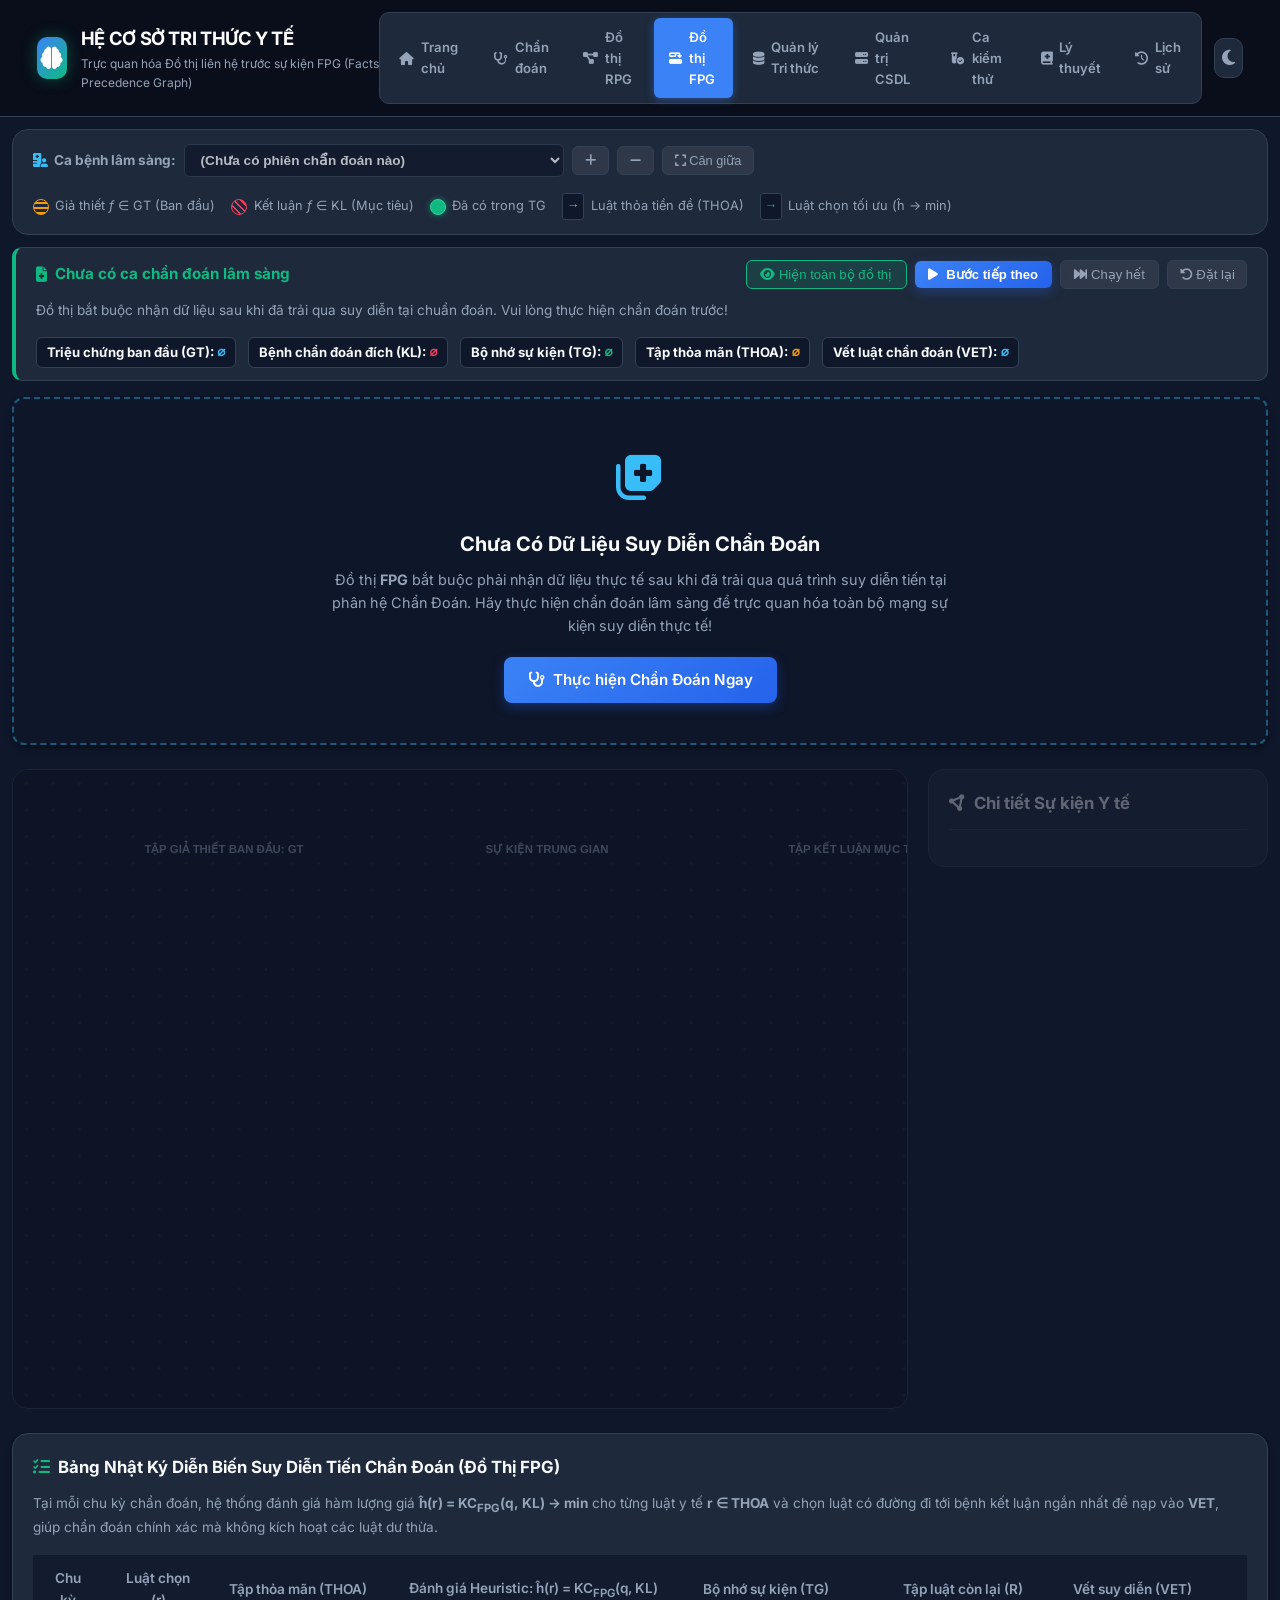
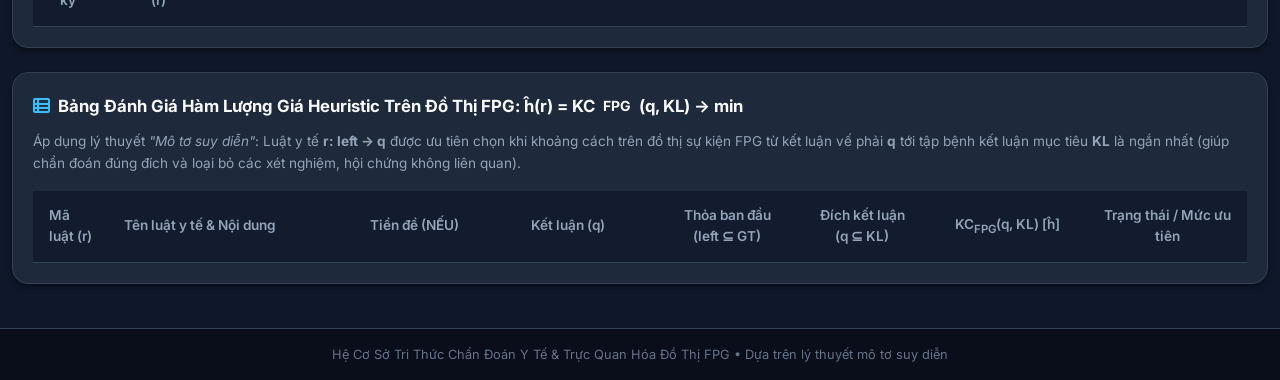
<file: chuc_nang/do_thi_fpg/do_thi_fpg.html>
<!DOCTYPE html>
<html lang="vi">

<head>
  <meta charset="UTF-8">
  <meta name="viewport" content="width=device-width, initial-scale=1.0">
  <title>Đồ Thị Liên Hệ Trước Sự Kiện FPG - Hệ Cơ Sở Tri Thức Y Tế</title>

  <!-- FontAwesome Icons & CSS -->
  <link rel="stylesheet" href="https://cdnjs.cloudflare.com/ajax/libs/font-awesome/6.4.0/css/all.min.css">
  <link rel="stylesheet" href="../../css/tong_hop.css">
  <link rel="stylesheet" href="do_thi_fpg.css">
</head>

<body>

  <!-- ==================== APP HEADER ==================== -->
  <header class="app-header">
    <div class="header-container">
      <div class="brand-wrapper">
        <a href="../../index.html" style="text-decoration: none; display: flex; align-items: center; gap: 0.85rem;">
          <div class="brand-icon">
            <i class="fa-solid fa-brain"></i>
          </div>
          <div class="brand-text">
            <h1>HỆ CƠ SỞ TRI THỨC Y TẾ</h1>
            <p>Trực quan hóa Đồ thị liên hệ trước sự kiện FPG (Facts Precedence Graph)</p>
          </div>
        </a>
      </div>

      <div style="display: flex; align-items: center; gap: 0.75rem;">
        <nav class="nav-tabs">
          <a href="../../index.html" class="nav-btn">
            <i class="fa-solid fa-house"></i> Trang chủ
          </a>
          <a href="../chan_doan/chan_doan.html" class="nav-btn">
            <i class="fa-solid fa-stethoscope"></i> Chẩn đoán
          </a>
          <a href="../do_thi_rpg/do_thi_rpg.html" class="nav-btn">
            <i class="fa-solid fa-project-diagram"></i> Đồ thị RPG
          </a>
          <a href="do_thi_fpg.html" class="nav-btn active">
            <i class="fa-solid fa-diagram-successor"></i> Đồ thị FPG
          </a>
          <a href="../quan_ly_tri_thuc/quan_ly_tri_thuc.html" class="nav-btn">
            <i class="fa-solid fa-database"></i> Quản lý Tri thức
          </a>
          <a href="../quan_tri_csdl/quan_tri_csdl.html" class="nav-btn">
            <i class="fa-solid fa-server"></i> Quản trị CSDL
          </a>
          <a href="../ca_kiem_thu/ca_kiem_thu.html" class="nav-btn">
            <i class="fa-solid fa-vial-circle-check"></i> Ca kiểm thử
          </a>
          <a href="../ly_thuyet/ly_thuyet.html" class="nav-btn">
            <i class="fa-solid fa-book-medical"></i> Lý thuyết
          </a>
          <a href="../lich_su_chan_doan/lich_su_chan_doan.html" class="nav-btn">
            <i class="fa-solid fa-clock-rotate-left"></i> Lịch sử
          </a>
        </nav>

        <button id="btnThemeToggle" class="btn-theme-toggle" title="Chuyển đổi Chế độ Sáng / Tối">
          <i class="fa-solid fa-moon" id="themeToggleIcon"></i>
        </button>
      </div>
    </div>
  </header>

  <!-- ==================== MAIN CONTENT ==================== -->
  <main class="main-wrapper">
    <!-- TOOLBAR ĐIỀU KHIỂN & CHỌN CA BỆNH LÂM SÀNG Y TẾ -->
    <div class="graph-toolbar">
      <div class="graph-controls">
        <label
          style="font-size: 0.85rem; font-weight: 700; color: var(--text-secondary); display: flex; align-items: center; gap: 0.35rem;">
          <i class="fa-solid fa-hospital-user" style="color: #38bdf8;"></i> Ca bệnh lâm sàng:
        </label>
        <select id="fpgCaseSelect" class="form-control"
          style="width: 380px; padding: 0.45rem 0.75rem; font-weight: 600;">
          <!-- Nạp động danh sách ca bệnh lâm sàng -->
        </select>

        <button id="btnZoomIn" class="btn-secondary" title="Phóng to"><i class="fa-solid fa-plus"></i></button>
        <button id="btnZoomOut" class="btn-secondary" title="Thu nhỏ"><i class="fa-solid fa-minus"></i></button>
        <button id="btnResetGraph" class="btn-secondary" title="Căn giữa"><i class="fa-solid fa-expand"></i> Căn
          giữa</button>
      </div>

      <!-- CHÚ THÍCH (LEGEND) CHUẨN LÝ THUYẾT TS. NGUYỄN QUỐC TUẤN (SLIDE 18 & 19) -->
      <div class="graph-legend">
        <div class="legend-item" title="Sự kiện thuộc giả thiết ban đầu: f ∈ GT (Slide 18, 19)">
          <span class="legend-shape shape-f-gt"></span>
          <span>Giả thiết <i>f</i> &isin; GT (Ban đầu)</span>
        </div>
        <div class="legend-item" title="Sự kiện kết luận mục tiêu: f ∈ KL (Slide 18, 19)">
          <span class="legend-shape shape-f-kl"></span>
          <span>Kết luận <i>f</i> &isin; KL (Mục tiêu)</span>
        </div>
        <div class="legend-item" title="Sự kiện đã được suy ra và có trong bộ nhớ sự kiện: f ∈ TG (Slide 6, 8, 20)">
          <span class="legend-shape shape-f-tg"></span>
          <span>Đã có trong TG</span>
        </div>
        <div class="legend-item"
          title="Cung của luật đang thỏa mãn tiền đề trong chu kỳ hiện tại: r ∈ THOA (Slide 8, 16)">
          <span class="legend-arrow" style="color: #f59e0b;">&rarr;</span>
          <span>Luật thỏa tiền đề (THOA)</span>
        </div>
        <div class="legend-item" title="Cung của luật tối ưu được chọn: h^(r) = KC(q, KL) → min (Slide 18, 20)">
          <span class="legend-arrow" style="color: #10b981; font-weight: bold;">&rarr;</span>
          <span>Luật chọn tối ưu (h&#770; &rarr; min)</span>
        </div>
      </div>
    </div>

    <!-- KHUNG THÔNG TIN CA BỆNH & BỘ ĐIỀU KHIỂN SUY DIỄN TIẾN -->
    <div id="problemInfoBanner" class="problem-banner">
      <div style="display: flex; justify-content: space-between; align-items: center; flex-wrap: wrap; gap: 0.75rem;">
        <div class="banner-title">
          <i class="fa-solid fa-file-medical"></i>
          <strong id="bannerName">Ca lâm sàng</strong>
        </div>

        <!-- BỘ ĐIỀU KHIỂN BƯỚC SUY DIỄN CHẨN ĐOÁN -->
        <div class="sim-controls">
          <button id="btnToggleFilterRelated" class="btn-secondary"
            style="padding: 0.4rem 0.85rem; font-size: 0.82rem; border-color: #10b981; color: #10b981; background-color: rgba(16, 185, 129, 0.15);"
            title="Đang chỉ hiển thị các tri thức liên quan tới ca bệnh này. Bấm để hiển thị toàn bộ mạng tri thức">
            <i class="fa-solid fa-eye"></i> Hiện toàn bộ đồ thị
          </button>

          <button id="btnStepSim" class="btn-primary" style="padding: 0.4rem 0.85rem; font-size: 0.82rem;">
            <i class="fa-solid fa-play"></i> Bước tiếp theo
          </button>
          <button id="btnAutoSim" class="btn-secondary" style="padding: 0.4rem 0.85rem; font-size: 0.82rem;">
            <i class="fa-solid fa-forward-fast"></i> Chạy hết
          </button>
          <button id="btnResetSim" class="btn-secondary" style="padding: 0.4rem 0.7rem; font-size: 0.82rem;"
            title="Đặt lại ca bệnh">
            <i class="fa-solid fa-rotate-left"></i> Đặt lại
          </button>
        </div>
      </div>

      <p id="bannerDesc" style="font-size: 0.85rem; color: var(--text-secondary); margin: 0.25rem 0;"></p>

      <div class="banner-content" style="margin-top: 0.35rem;">
        <span class="tag-pill"><strong>Triệu chứng ban đầu (GT):</strong> <code id="bannerGT">&empty;</code></span>
        <span class="tag-pill"><strong>Bệnh chẩn đoán đích (KL):</strong> <code id="bannerKL"
            style="color: #f43f5e;">&empty;</code></span>
        <span class="tag-pill"><strong>Bộ nhớ sự kiện (TG):</strong> <code id="bannerTG"
            style="color: #10b981;">&empty;</code></span>
        <span class="tag-pill"><strong>Tập thỏa mãn (THOA):</strong> <code id="bannerTHOA"
            style="color: #f59e0b;">&empty;</code></span>
        <span class="tag-pill"><strong>Vết luật chẩn đoán (VET):</strong> <code id="bannerVET"
            style="color: #38bdf8;">&empty;</code></span>
      </div>
    </div>

    <!-- Thông báo khi chưa có dữ liệu chẩn đoán lâm sàng -->
    <div id="noCasesPlaceholder" class="card" style="display: none; text-align: center; padding: 2.5rem 1.5rem; margin-bottom: 1.5rem; border: 2px dashed rgba(56, 189, 248, 0.4); border-radius: 12px; background: rgba(15, 23, 42, 0.75);">
      <div style="font-size: 3rem; color: #38bdf8; margin-bottom: 0.75rem;">
        <i class="fa-solid fa-notes-medical"></i>
      </div>
      <h3 style="font-size: 1.25rem; font-weight: 700; margin-bottom: 0.5rem; color: var(--text-primary);">
        Chưa Có Dữ Liệu Suy Diễn Chẩn Đoán
      </h3>
      <p style="max-width: 620px; margin: 0 auto 1.25rem; font-size: 0.9rem; line-height: 1.6; color: var(--text-secondary);">
        Đồ thị <strong>FPG</strong> bắt buộc phải nhận dữ liệu thực tế sau khi đã trải qua quá trình suy diễn tiến tại phân hệ Chẩn Đoán. Hãy thực hiện chẩn đoán lâm sàng để trực quan hóa toàn bộ mạng sự kiện suy diễn thực tế!
      </p>
      <a href="../chan_doan/chan_doan.html" class="btn-primary" style="display: inline-flex; align-items: center; gap: 0.5rem; padding: 0.7rem 1.5rem; font-size: 0.95rem; text-decoration: none; border-radius: 8px; font-weight: 600;">
        <i class="fa-solid fa-stethoscope"></i> Thực hiện Chẩn Đoán Ngay
      </a>
    </div>

    <!-- Layout 2 Cột: Canvas bên trái & Fact Inspector bên phải -->
    <div class="fpg-layout">
      <div class="canvas-container">
        <canvas id="fpgCanvas"></canvas>
      </div>

      <!-- Sidebar Inspector -->
      <aside class="fpg-inspector">
        <div class="inspector-header">
          <h3><i class="fa-solid fa-circle-nodes"></i> Chi tiết Sự kiện Y tế</h3>
        </div>

        <div id="inspectorContent" class="inspector-body">
          <!-- Nội dung do JS render -->
        </div>
      </aside>
    </div>

    <!-- BẢNG NHẬT KÝ DIỄN BIẾN SUY DIỄN TIẾN TRÊN ĐỒ THỊ FPG TỪNG BƯỚC (THEO SLIDE 9-10 & 20-21) -->
    <div class="card" style="margin-top: 1.5rem; padding: 1.25rem;">
      <h3
        style="font-size: 1.05rem; font-weight: 700; margin-bottom: 0.75rem; color: var(--text-primary); display: flex; align-items: center; gap: 0.5rem;">
        <i class="fa-solid fa-list-check" style="color: #10b981;"></i> Bảng Nhật Ký Diễn Biến Suy Diễn Tiến Chẩn Đoán
        (Đồ Thị FPG)
      </h3>
      <p style="font-size: 0.85rem; color: var(--text-secondary); margin-bottom: 1rem;">
        Tại mỗi chu kỳ chẩn đoán, hệ thống đánh giá hàm lượng giá <strong>h&#770;(r) = KC<sub>FPG</sub>(q, KL) &rarr;
          min</strong> cho từng luật y tế <strong>r &isin; THOA</strong> và chọn luật có đường đi tới bệnh kết luận ngắn
        nhất để nạp vào <strong>VET</strong>, giúp chẩn đoán chính xác mà không kích hoạt các luật dư thừa.
      </p>

      <div class="table-responsive">
        <table class="data-table" id="traceSimulationTable">
          <thead>
            <tr>
              <th style="width: 70px; text-align: center;">Chu kỳ</th>
              <th style="width: 110px; text-align: center;">Luật chọn (r)</th>
              <th style="width: 180px;">Tập thỏa mãn (THOA)</th>
              <th>Đánh giá Heuristic: h&#770;(r) = KC<sub>FPG</sub>(q, KL)</th>
              <th style="width: 200px;">Bộ nhớ sự kiện (TG)</th>
              <th style="width: 170px;">Tập luật còn lại (R)</th>
              <th style="width: 190px;">Vết suy diễn (VET)</th>
            </tr>
          </thead>
          <tbody id="traceTableBody">
            <!-- Render động bằng JS -->
          </tbody>
        </table>
      </div>
    </div>

    <!-- BẢNG TỔNG HỢP HÀM LƯỢNG GIÁ HEURISTIC TRÊN ĐỒ THỊ SỰ KIỆN FPG (THEO SLIDE 18) -->
    <div class="card" style="margin-top: 1.5rem; padding: 1.25rem;">
      <h3
        style="font-size: 1.05rem; font-weight: 700; margin-bottom: 0.75rem; color: var(--text-primary); display: flex; align-items: center; gap: 0.5rem;">
        <i class="fa-solid fa-table-list" style="color: #38bdf8;"></i> Bảng Đánh Giá Hàm Lượng Giá Heuristic Trên Đồ Thị
        FPG: h&#770;(r) = KC<sub>FPG</sub>(q, KL) &rarr; min
      </h3>
      <p style="font-size: 0.85rem; color: var(--text-secondary); margin-bottom: 1rem;">
        Áp dụng lý thuyết <em>"Mô tơ suy diễn"</em>: Luật y tế <strong>r: left &rarr; q</strong> được ưu tiên chọn
        khi khoảng cách trên đồ thị sự kiện FPG từ kết luận vế phải <strong>q</strong> tới tập bệnh kết luận mục tiêu
        <strong>KL</strong> là ngắn nhất (giúp chẩn đoán đúng đích và loại bỏ các xét nghiệm, hội chứng không liên
        quan).
      </p>
      <div class="table-responsive">
        <table class="data-table" id="fpgAnalysisTable">
          <thead>
            <tr>
              <th style="width: 75px;">Mã luật (r)</th>
              <th>Tên luật y tế & Nội dung</th>
              <th>Tiền đề (NẾU)</th>
              <th>Kết luận (q)</th>
              <th style="width: 140px; text-align: center;">Thỏa ban đầu (left &sube; GT)</th>
              <th style="width: 130px; text-align: center;">Đích kết luận (q &sube; KL)</th>
              <th style="width: 160px; text-align: center;">KC<sub>FPG</sub>(q, KL) [h&#770;]</th>
              <th style="width: 160px; text-align: center;">Trạng thái / Mức ưu tiên</th>
            </tr>
          </thead>
          <tbody id="fpgAnalysisTableBody">
            <!-- Render động bằng JS -->
          </tbody>
        </table>
      </div>
    </div>
  </main>

  <!-- ==================== FOOTER ==================== -->
  <footer class="app-footer">
    <p>Hệ Cơ Sở Tri Thức Chẩn Đoán Y Tế & Trực Quan Hóa Đồ Thị FPG • Dựa trên lý thuyết mô tơ suy diễn</p>
  </footer>

  <!-- ==================== SCRIPTS ==================== -->
  <script src="../../js/tien_ich_chung.js"></script>
  <script src="../../js/co_so_du_lieu/tri_thuc_mac_dinh.js"></script>
  <script src="../../js/co_so_du_lieu/dong_co_csdl.js"></script>
  <script src="../../js/dong_co/suy_dien_tien.js"></script>
  <script src="../../js/dong_co/thuat_toan_rpg_fpg.js"></script>
  <script src="ve_do_thi_fpg.js"></script>

  <script>
    document.addEventListener("DOMContentLoaded", () => {
      const fpgCaseSelect = document.getElementById("fpgCaseSelect");
      const inspectorContent = document.getElementById("inspectorContent");
      const bannerName = document.getElementById("bannerName");
      const bannerDesc = document.getElementById("bannerDesc");
      const bannerGT = document.getElementById("bannerGT");
      const bannerKL = document.getElementById("bannerKL");
      const bannerTG = document.getElementById("bannerTG");
      const bannerTHOA = document.getElementById("bannerTHOA");
      const bannerVET = document.getElementById("bannerVET");
      const traceTableBody = document.getElementById("traceTableBody");
      const fpgAnalysisTableBody = document.getElementById("fpgAnalysisTableBody");

      const btnToggleFilterRelated = document.getElementById("btnToggleFilterRelated");
      const btnStepSim = document.getElementById("btnStepSim");
      const btnAutoSim = document.getElementById("btnAutoSim");
      const btnResetSim = document.getElementById("btnResetSim");

      let currentCase = null;
      let simulationResult = null;
      let currentStepIndex = 0;
      let isFilterRelated = true;

      function updateFilterButtonState() {
        if (!btnToggleFilterRelated) return;
        if (isFilterRelated) {
          btnToggleFilterRelated.innerHTML = '<i class="fa-solid fa-eye"></i> Hiện toàn bộ đồ thị';
          btnToggleFilterRelated.style.borderColor = "#10b981";
          btnToggleFilterRelated.style.color = "#10b981";
          btnToggleFilterRelated.style.background = "rgba(16, 185, 129, 0.15)";
          btnToggleFilterRelated.title = "Đang chỉ hiển thị các tri thức liên quan tới ca bệnh này. Bấm để hiển thị toàn bộ mạng tri thức";
        } else {
          btnToggleFilterRelated.innerHTML = '<i class="fa-solid fa-filter"></i> Chỉ hiện tri thức ca bệnh';
          btnToggleFilterRelated.style.borderColor = "";
          btnToggleFilterRelated.style.color = "";
          btnToggleFilterRelated.style.background = "";
          btnToggleFilterRelated.title = "Ẩn các thông tin không liên quan tới ca bệnh này";
        }
      }
      updateFilterButtonState();

      const fpgVisualizer = new FPGVisualizer("fpgCanvas", {
        onNodeSelect: (node) => renderInspector(node),
        onNodeHover: (node) => renderInspector(node || fpgVisualizer.selectedNode)
      });

      // 1. Nạp danh sách ca bệnh lâm sàng sau khi suy diễn chẩn đoán
      let cases = [];
      let liveCase = null;
      const dbEngine = (typeof DatabaseEngine !== "undefined") ? new DatabaseEngine() : null;

      // Hàm chuyển đổi một phiên chẩn đoán từ CSDL thành ca bệnh lâm sàng chuẩn cho đồ thị FPG
      function transformSessionToCase(session) {
        if (!session) return null;
        const timeStr = session.timestamp ? new Date(session.timestamp).toLocaleString("vi-VN") : "";
        
        let targetDisId = session.topDiseaseId;
        if (!targetDisId || targetDisId === "KHÔNG_XÁC_ĐỊNH" || !targetDisId.startsWith("D")) {
          const validResult = (session.results || []).find(r => r.diseaseId && r.diseaseId.startsWith("D"));
          if (validResult) {
            targetDisId = validResult.diseaseId;
          } else {
            const validSummary = (session.resultsSummary || []).find(r => r.diseaseId && r.diseaseId.startsWith("D"));
            targetDisId = validSummary ? validSummary.diseaseId : "D01";
          }
        }

        const facts = (window.MEDICAL_KB_GRAPH_DATA && window.MEDICAL_KB_GRAPH_DATA.facts) || {};
        let targetDisName = session.topDiseaseName;
        if (!targetDisName || targetDisName === "Không xác định") {
          targetDisName = facts[targetDisId] ? facts[targetDisId].name : targetDisId;
        }

        const firedRulesMap = new Map();
        const firedIds = new Set();
        if (Array.isArray(session.firedRules)) {
          session.firedRules.forEach(r => {
            const id = typeof r === "string" ? r : (r.ruleId || r.id);
            if (id) {
              firedIds.add(id);
              firedRulesMap.set(id, r);
            }
          });
        }
        (session.results || []).forEach(res => {
          (res.firedRules || []).forEach(r => {
            const id = typeof r === "string" ? r : (r.ruleId || r.id);
            if (id) {
              firedIds.add(id);
              firedRulesMap.set(id, r);
            }
          });
        });
        (session.traceLogs || []).forEach(t => {
          if (t.type === "RULE_FIRED" && t.ruleId) {
            firedIds.add(t.ruleId);
            if (!firedRulesMap.has(t.ruleId) && t.details) {
              firedRulesMap.set(t.ruleId, t.details);
            }
          }
        });

        const rawSymptoms = session.inputSymptoms || {};
        const gt = Object.keys(rawSymptoms).filter(sId => rawSymptoms[sId] !== undefined && rawSymptoms[sId] > 0);
        const finalGT = gt.length > 0 ? gt : Object.keys(rawSymptoms);

        return {
          id: session.id,
          sessionId: session.id,
          name: `Phiên khám [${session.id}]: ${targetDisName}`,
          description: `Phiên khám bệnh ghi nhận lúc ${timeStr}. Triệu chứng thực tế: ${finalGT.join(", ")}`,
          gt: finalGT,
          kl: [targetDisId],
          targetDiseaseName: `${targetDisName} (${targetDisId})`,
          targetDiseaseId: targetDisId,
          firedRuleIds: Array.from(firedIds),
          firedRules: Array.from(firedRulesMap.values()),
          timestamp: session.timestamp ? new Date(session.timestamp).getTime() : Date.now()
        };
      }

      function renderCaseOptions() {
        if (cases.length === 0) {
          fpgCaseSelect.innerHTML = `<option value="">(Chưa có phiên chẩn đoán nào)</option>`;
          fpgCaseSelect.disabled = true;
          return;
        }
        fpgCaseSelect.disabled = false;
        fpgCaseSelect.innerHTML = cases.map(c => `
          <option value="${c.id}" ${c.id === 'LIVE_DIAGNOSIS' ? 'style="font-weight: 700; color: #10b981;"' : ''}>
            ${c.id === 'LIVE_DIAGNOSIS' ? '🩺 ' : ''}${c.name}
          </option>
        `).join("");
      }

      function loadCase(caseId) {
        currentCase = cases.find(c => c.id === caseId) || cases[0];
        if (!currentCase) return;
        fpgVisualizer.setCase(currentCase);
        fpgVisualizer.setFilterRelatedOnly(isFilterRelated);

        bannerName.innerHTML = currentCase.id === "LIVE_DIAGNOSIS"
          ? `<span style="color: #10b981; display: inline-flex; align-items: center; gap: 0.45rem;">
               <i class="fa-solid fa-stethoscope"></i> ${currentCase.name}
             </span>`
          : currentCase.name;
        bannerDesc.textContent = currentCase.description;
        bannerGT.textContent = `{${(currentCase.gt || []).join(", ")}}`;
        bannerKL.textContent = `{${(currentCase.kl || []).join(", ")}} (${currentCase.targetDiseaseName || ''})`;

        initSimulation();
        renderInspector(null);
      }

      function initSimulation(startFromBeginning = false) {
        if (!currentCase) return;
        simulationResult = window.MedicalGraphAlgorithms.simulateForwardChainingWithFPG(currentCase);
        // Với ca chẩn đoán thực tế hoặc khi vừa mở ca bệnh: mặc định hiển thị ở bước cuối cùng (hoàn tất suy diễn, đạt mục tiêu chẩn đoán)
        if (!startFromBeginning && simulationResult && simulationResult.steps && simulationResult.steps.length > 0) {
          currentStepIndex = simulationResult.steps.length - 1;
        } else {
          currentStepIndex = 0;
        }
        updateSimulationUI();
      }

      function updateSimulationUI() {
        if (!simulationResult || !simulationResult.steps) return;

        const currentStep = simulationResult.steps[currentStepIndex];
        bannerTG.textContent = `{${(currentStep.TG || []).join(", ")}}`;
        bannerTHOA.textContent = `{${(currentStep.THOA || []).join(", ")}}`;
        bannerVET.textContent = currentStep.VET && currentStep.VET.length > 0 ? `{${currentStep.VET.join(", ")}}` : "∅";

        fpgVisualizer.setSimulationState(
          new Set(currentStep.TG || []),
          currentStep.selectedRule,
          new Set(currentStep.THOA || []),
          new Set(currentStep.VET || [])
        );

        renderTraceTable();
        renderAnalysisTable(currentCase, currentStep);
      }

      function renderAnalysisTable(clinicalCase, currentStep) {
        if (!clinicalCase) return;
        let rules = window.MedicalGraphAlgorithms.getRulesForCase(clinicalCase);
        const facts = window.MEDICAL_KB_GRAPH_DATA.facts || {};
        const gtSet = new Set(clinicalCase.gt || []);
        const klSet = new Set(clinicalCase.kl || []);
        const fpgData = window.MedicalGraphAlgorithms.buildMedicalFPG(clinicalCase);
        const edges = fpgData.edges || [];

        const activeRule = currentStep ? currentStep.selectedRule : null;
        const vetSet = new Set(currentStep ? currentStep.VET || [] : []);
        const thoaSet = new Set(currentStep ? currentStep.THOA || [] : []);

        if (isFilterRelated) {
          rules = rules.filter(r => {
            const isFired = vetSet.has(r.id);
            const isActive = activeRule === r.id;
            const isInThoa = thoaSet.has(r.id);
            const isDirectKL = klSet.has(r.conclusion);
            const isInitialTHOA = vetSet.size === 0 && (r.premises || []).every(p => gtSet.has(p));
            return isFired || isActive || isInThoa || isDirectKL || isInitialTHOA;
          });
        }

        const rowData = rules.map(r => {
          const isInitialTHOA = (r.premises || []).every(p => gtSet.has(p));
          const isDirectKL = klSet.has(r.conclusion);
          const isFired = vetSet.has(r.id);
          const isSelected = activeRule === r.id;
          const isInTHOA = thoaSet.has(r.id);
          const kc = window.MedicalGraphAlgorithms.calculateFPGDistanceToKL(r.conclusion, klSet, edges);
          return { rule: r, isInitialTHOA, isDirectKL, isFired, isSelected, isInTHOA, kc };
        });

        fpgAnalysisTableBody.innerHTML = rowData.map(item => {
          const r = item.rule;
          const premsStr = (r.premises || []).map(p => `${p} (${(facts[p] || {}).name || p})`).join(" ∧ ");
          const concName = (facts[r.conclusion] || {}).name || r.conclusion;

          const kcDisplay = item.kc === Infinity
            ? "<span style='color: var(--text-muted);'>&infin; (Không dẫn tới KL)</span>"
            : (item.kc === 0
              ? "<span style='color: #10b981; font-weight: bold;'>0 (Đích chẩn đoán)</span>"
              : `<span style='color: #38bdf8; font-weight: bold;'>${item.kc} bước</span>`);

          let priorityBadge = "";
          if (item.isSelected) {
            priorityBadge = `<span class="stat-pill" style="background: rgba(16,185,129,0.25); color: #10b981; border-color: #10b981; font-weight: bold;">⚡ Đang chọn (Kích hoạt)</span>`;
          } else if (item.isFired) {
            priorityBadge = `<span class="stat-pill success"><i class="fa-solid fa-check"></i> Đã nạp vào VET</span>`;
          } else if (item.isInTHOA) {
            priorityBadge = `<span class="stat-pill warning"><i class="fa-solid fa-bolt"></i> Thỏa tiền đề (THOA)</span>`;
          } else if (item.isInitialTHOA && item.kc !== Infinity) {
            priorityBadge = `<span class="stat-pill success">Ưu tiên (Thỏa GT)</span>`;
          } else if (item.kc === 0) {
            priorityBadge = `<span class="stat-pill" style="color: #f43f5e; border-color: rgba(244,63,94,0.4);">Kết luận bệnh</span>`;
          } else if (item.kc === 1) {
            priorityBadge = `<span class="stat-pill warning">Kế cận kết luận</span>`;
          } else {
            priorityBadge = `<span class="stat-pill" style="opacity: 0.5;">Khác</span>`;
          }

          const rowClass = item.isSelected ? 'active-step-row' : '';

          return `
            <tr class="${rowClass}">
              <td><strong style="color: ${item.isFired ? '#10b981' : '#38bdf8'}; font-family: monospace;">${r.id}</strong></td>
              <td><strong>${r.name}</strong><br><small style="color: var(--text-secondary);">${r.description || ''}</small></td>
              <td><small>${premsStr}</small></td>
              <td><strong style="color: ${r.conclusion.startsWith('D') ? '#f43f5e' : '#10b981'};">${r.conclusion}</strong> (${concName})</td>
              <td style="text-align: center;">
                ${item.isInitialTHOA ? '<span class="badge-tag r-gt"><i class="fa-solid fa-check"></i> Thỏa GT</span>' : '<span style="color: var(--text-muted);">-</span>'}
              </td>
              <td style="text-align: center;">
                ${item.isDirectKL ? '<span class="badge-tag r-kl"><i class="fa-solid fa-flag-checkered"></i> Đích KL</span>' : '<span style="color: var(--text-muted);">-</span>'}
              </td>
              <td style="text-align: center; font-family: monospace;">${kcDisplay}</td>
              <td style="text-align: center;">${priorityBadge}</td>
            </tr>
          `;
        }).join("");
      }

      function renderTraceTable() {
        if (!simulationResult || !simulationResult.steps) return;

        const stepsToShow = simulationResult.steps.slice(0, currentStepIndex + 1);

        traceTableBody.innerHTML = stepsToShow.map(st => {
          const ruleDisplay = st.selectedRule ? `<span class="badge-rule">${st.selectedRule}</span>` : `<span style="color: var(--text-muted);">-</span>`;
          const thoaDisplay = (st.THOA || []).join(", ") || "∅";
          const tgDisplay = (st.TG || []).join(", ");
          const rDisplay = (st.R || []).join(", ") || "∅";
          const vetDisplay = (st.VET || []).join(", ") || "∅";

          let evalHtml = "";
          if (st.evaluations && st.evaluations.length > 0) {
            evalHtml = st.evaluations.map(ev => {
              const isSelected = st.selectedRule === ev.ruleId;
              const kcStr = ev.kc === Infinity ? "&infin;" : ev.kc;
              return `<span class="eval-pill ${isSelected ? 'selected' : ''}">h&#770;(${ev.ruleId}) = KC(${ev.conclusion}, KL) = ${kcStr}${isSelected ? ' (*)' : ''}</span>`;
            }).join(" ");
          } else {
            evalHtml = `<span style="color: var(--text-muted);">Khởi tạo ban đầu</span>`;
          }

          const isGoal = st.isGoalReached;

          return `
            <tr class="${st.cycle === currentStepIndex ? 'active-step-row' : ''}">
              <td style="text-align: center; font-weight: 700;">${st.cycle === 0 ? 'KT' : st.cycle}</td>
              <td style="text-align: center;">${ruleDisplay}</td>
              <td style="font-family: monospace;">{${thoaDisplay}}</td>
              <td>${evalHtml}</td>
              <td style="font-family: monospace; color: #10b981;">{${tgDisplay}}</td>
              <td style="font-family: monospace; color: var(--text-secondary);">{${rDisplay}}</td>
              <td style="font-family: monospace; font-weight: bold; color: #38bdf8;">{${vetDisplay}} ${isGoal ? '✓ (Hoàn tất)' : ''}</td>
            </tr>
          `;
        }).join("");
      }

      function renderInspector(node) {
        if (!node) {
          inspectorContent.innerHTML = `
            <p style="margin-bottom: 0.75rem;">
              Nhấp chuột hoặc rê chuột vào bất kỳ <strong>Sự kiện Y tế</strong> trên đồ thị FPG để kiểm tra chi tiết.
            </p>
            <div class="stat-pill success" style="margin-bottom: 0.5rem;">
              <i class="fa-solid fa-circle-check"></i> Đồ thị liên hệ trước sự kiện y tế FPG
            </div>
            <div class="formula-card">
              <strong>Ý nghĩa lâm sàng của đồ thị FPG:</strong><br>
              • <strong>Cột 1 (Triệu chứng):</strong> Tập sự kiện lâm sàng thu thập từ khám bệnh ban đầu.<br>
              • <strong>Cột 2 (Hội chứng):</strong> Kết luận trung gian gom nhóm triệu chứng.<br>
              • <strong>Cột 3 (Bệnh kết luận):</strong> Chẩn đoán bệnh đích.<br>
              • <strong>Hàm lượng giá heuristic:</strong> <code>h&#770;(R) = KC<sub>FPG</sub>(q, KL) &rarr; min</code> giúp tìm ra chuỗi triệu chứng &rarr; hội chứng &rarr; bệnh ngắn nhất, không dư thừa luật.
            </div>
          `;
          return;
        }

        const incomingEdges = fpgVisualizer.edges.filter(e => e.to.id === node.id);
        const outgoingEdges = fpgVisualizer.edges.filter(e => e.from.id === node.id);
        const isInTG = fpgVisualizer.currentTG.has(node.id);

        inspectorContent.innerHTML = `
          <div style="margin-bottom: 0.75rem;">
            <div style="font-size: 1.15rem; font-weight: 700; color: #38bdf8; font-family: monospace;">
              [${node.id}] ${node.name}
            </div>
            <div style="margin-top: 0.4rem; display: flex; gap: 0.4rem; flex-wrap: wrap;">
              ${node.isGT ? '<span class="stat-pill warning"><i class="fa-solid fa-star"></i> Thuộc GT (Triệu chứng ca bệnh)</span>' : ''}
              ${node.isKL ? '<span class="stat-pill" style="background: rgba(244,63,94,0.15); color: #f43f5e; border-color: rgba(244,63,94,0.3);"><i class="fa-solid fa-flag-checkered"></i> Thuộc KL (Bệnh đích chẩn đoán)</span>' : ''}
              <span class="stat-pill ${isInTG ? 'success' : ''}">
                ${isInTG ? '✓ Đã có trong TG (Đã kích hoạt)' : 'Chưa có trong TG'}
              </span>
            </div>
          </div>

          <div class="formula-card">
            <strong>Khoảng cách trên đồ thị FPG:</strong><br>
            • Khoảng cách tới Bệnh kết luận: <code>KC(${node.id}, KL) = <strong>${node.distToKL === Infinity ? '&infin;' : node.distToKL}</strong></code> bước suy diễn.<br>
            ${node.distToKL === 0 ? '&rarr; Đây chính là bệnh kết luận mục tiêu!' : (node.distToKL === Infinity ? '&rarr; Sự kiện này không nằm trên đường dẫn tới bệnh mục tiêu của ca này.' : `&rarr; Cần thêm ${node.distToKL} bước suy diễn qua các luật để chạm tới chẩn đoán đích.`)}
          </div>

          <div style="margin-top: 0.6rem; font-size: 0.83rem;">
            <strong>Luật y tế suy ra sự kiện này:</strong><br>
            ${incomingEdges.length > 0 ? incomingEdges.map(e => `• Từ <strong>${e.from.id}</strong> (${e.from.name}) qua luật <code>${e.ruleId}</code>`).join('<br>') : '<em>(Triệu chứng ban đầu của bệnh nhân)</em>'}
          </div>

          <div style="margin-top: 0.6rem; font-size: 0.83rem;">
            <strong>Luật y tế sử dụng sự kiện này làm tiền đề:</strong><br>
            ${outgoingEdges.length > 0 ? outgoingEdges.map(e => `• Suy ra <strong>${e.to.id}</strong> (${e.to.name}) qua luật <code>${e.ruleId}</code>`).join('<br>') : '<em>(Không có - Bệnh kết luận cuối)</em>'}
          </div>
        `;
      }

      // Event listeners
      if (btnToggleFilterRelated) {
        btnToggleFilterRelated.addEventListener("click", () => {
          isFilterRelated = !isFilterRelated;
          updateFilterButtonState();
          fpgVisualizer.setFilterRelatedOnly(isFilterRelated);
          if (currentCase) {
            const currentStep = simulationResult && simulationResult.steps ? simulationResult.steps[currentStepIndex] : null;
            renderAnalysisTable(currentCase, currentStep);
          }
        });
      }

      btnStepSim.addEventListener("click", () => {
        if (!simulationResult || !simulationResult.steps) return;
        if (currentStepIndex < simulationResult.steps.length - 1) {
          currentStepIndex++;
          updateSimulationUI();
        } else {
          alert("Quá trình suy diễn hoàn tất! Đã chẩn đoán thành công: " + (currentCase.targetDiseaseName || currentCase.kl[0]));
        }
      });

      btnAutoSim.addEventListener("click", () => {
        if (!simulationResult || !simulationResult.steps) return;
        currentStepIndex = simulationResult.steps.length - 1;
        updateSimulationUI();
      });

      btnResetSim.addEventListener("click", () => {
        initSimulation(true);
      });

      fpgCaseSelect.addEventListener("change", (e) => {
        loadCase(e.target.value);
      });

      document.getElementById("btnZoomIn").addEventListener("click", () => fpgVisualizer.zoomIn());
      document.getElementById("btnZoomOut").addEventListener("click", () => fpgVisualizer.zoomOut());
      document.getElementById("btnResetGraph").addEventListener("click", () => fpgVisualizer.resetView());

      // Khởi tạo nạp ca bệnh và xử lý ca được chọn
      async function initializeAndHandleCase() {
        cases = [];

        // 1. Đọc ca chẩn đoán thực tế mới nhất từ phân hệ Chẩn đoán lâm sàng
        const liveCaseRaw = sessionStorage.getItem("LATEST_DIAGNOSIS_CASE");
        if (liveCaseRaw) {
          try {
            liveCase = JSON.parse(liveCaseRaw);
            if (liveCase && liveCase.gt && liveCase.gt.length > 0) {
              cases.push(liveCase);
            }
          } catch (e) {
            console.warn("Lỗi nạp ca chẩn đoán thực tế:", e);
          }
        }

        // 2. Nạp thêm các phiên khám từ CSDL nếu có
        if (dbEngine) {
          try {
            await dbEngine.init();
            const sessions = await dbEngine.getInferenceSessions();
            if (sessions && sessions.length > 0) {
              sessions.forEach(sess => {
                if (cases.some(c => c.sessionId === sess.id || (c.timestamp && sess.timestamp && Math.abs(c.timestamp - new Date(sess.timestamp).getTime()) < 1000))) {
                  return;
                }
                const cCase = transformSessionToCase(sess);
                if (cCase && cCase.gt && cCase.gt.length > 0) {
                  cases.push(cCase);
                }
              });
            }
          } catch (err) {
            console.warn("Lỗi đọc lịch sử chẩn đoán từ CSDL:", err);
          }
        }

        renderCaseOptions();

        const emptyState = document.getElementById("noCasesPlaceholder");
        const graphLayout = document.querySelector(".fpg-layout");
        const simButtons = [btnToggleFilterRelated, btnStepSim, btnAutoSim, btnResetSim];

        if (cases.length === 0) {
          if (emptyState) emptyState.style.display = "block";
          if (graphLayout) graphLayout.style.opacity = "0.35";
          simButtons.forEach(btn => { if (btn) btn.disabled = true; });
          bannerName.textContent = "Chưa có ca chẩn đoán lâm sàng";
          bannerDesc.textContent = "Đồ thị bắt buộc nhận dữ liệu sau khi đã trải qua suy diễn tại chuẩn đoán. Vui lòng thực hiện chẩn đoán trước!";
          bannerGT.textContent = "∅";
          bannerKL.textContent = "∅";
          bannerTG.textContent = "∅";
          bannerTHOA.textContent = "∅";
          bannerVET.textContent = "∅";
          return;
        }

        if (emptyState) emptyState.style.display = "none";
        if (graphLayout) graphLayout.style.opacity = "1";
        simButtons.forEach(btn => { if (btn) btn.disabled = false; });

        // Tự động nhận diện ca bệnh từ URL param (?focus=... hoặc ?case=... hoặc ?disease=...)
        const urlParams = new URLSearchParams(window.location.search);
        const targetParam = urlParams.get("focus") || urlParams.get("case") || urlParams.get("disease");
        const diseaseParam = urlParams.get("disease");

        let selectedCaseId = cases[0].id;

        if (diseaseParam && liveCase) {
          const diseaseMeta = (window.MEDICAL_KB_GRAPH_DATA.facts || {})[diseaseParam];
          liveCase.kl = [diseaseParam];
          if (diseaseMeta) {
            liveCase.targetDiseaseName = `${diseaseMeta.name} (${diseaseParam})`;
            liveCase.name = `Ca chẩn đoán thực tế: ${diseaseMeta.name}`;
            renderCaseOptions();
          }
        }

        if (targetParam) {
          const found = cases.find(c =>
            c.id === targetParam ||
            (c.kl && c.kl.includes(targetParam)) ||
            c.id.toLowerCase() === targetParam.toLowerCase()
          );
          if (found) {
            selectedCaseId = found.id;
          } else if (liveCase) {
            selectedCaseId = "LIVE_DIAGNOSIS";
          }
        } else if (liveCase) {
          selectedCaseId = "LIVE_DIAGNOSIS";
        }

        if (selectedCaseId) {
          fpgCaseSelect.value = selectedCaseId;
          loadCase(selectedCaseId);
        }
      }

      initializeAndHandleCase();
    });
  </script>
</body>

</html>
</file>
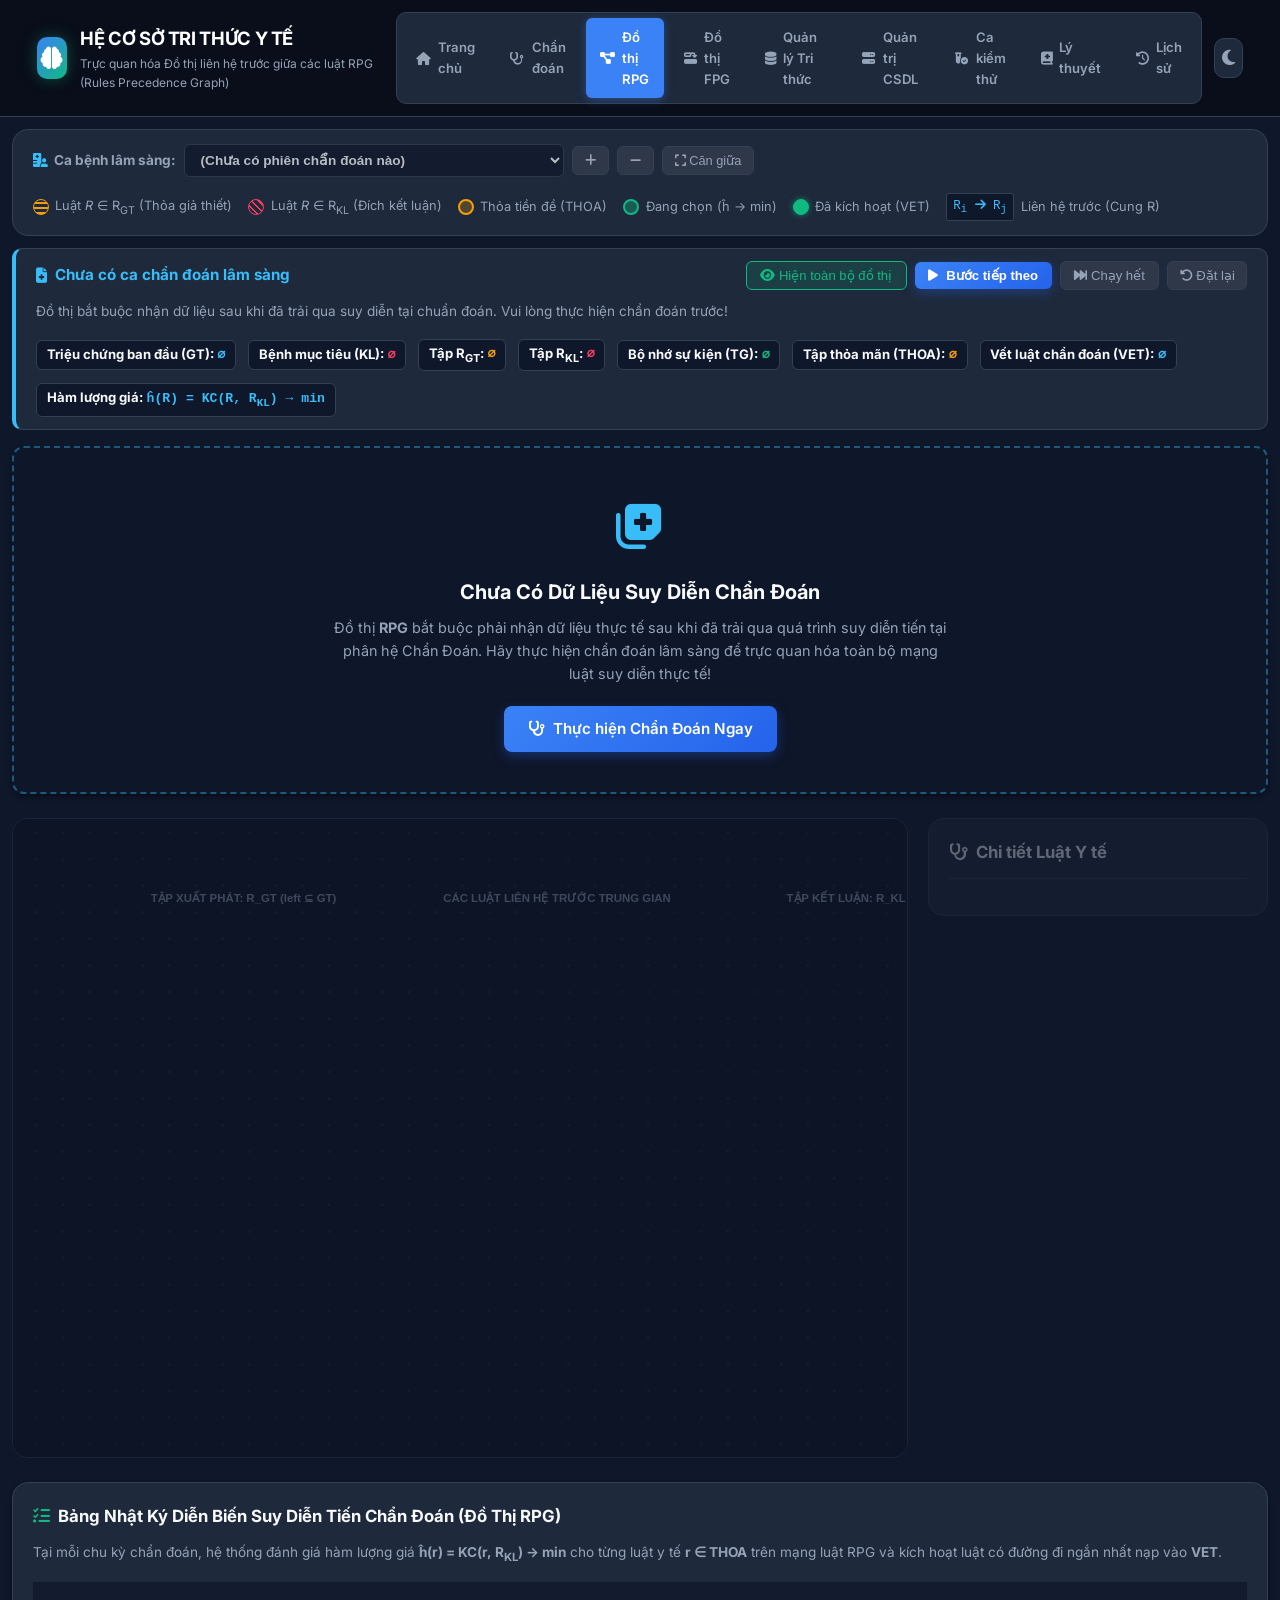
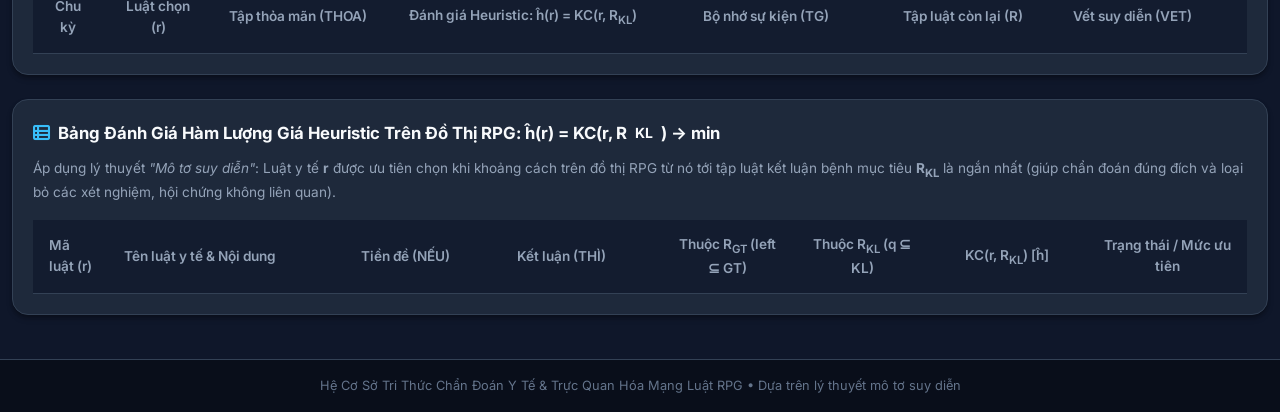
<file: chuc_nang/do_thi_rpg/do_thi_rpg.html>
<!DOCTYPE html>
<html lang="vi">

<head>
  <meta charset="UTF-8">
  <meta name="viewport" content="width=device-width, initial-scale=1.0">
  <title>Đồ Thị Liên Hệ Trước Giữa Các Luật RPG - Hệ Cơ Sở Tri Thức Y Tế</title>

  <!-- FontAwesome Icons & CSS -->
  <link rel="stylesheet" href="https://cdnjs.cloudflare.com/ajax/libs/font-awesome/6.4.0/css/all.min.css">
  <link rel="stylesheet" href="../../css/tong_hop.css">
  <link rel="stylesheet" href="do_thi_rpg.css">
</head>

<body>

  <!-- ==================== APP HEADER ==================== -->
  <header class="app-header">
    <div class="header-container">
      <div class="brand-wrapper">
        <a href="../../index.html" style="text-decoration: none; display: flex; align-items: center; gap: 0.85rem;">
          <div class="brand-icon">
            <i class="fa-solid fa-brain"></i>
          </div>
          <div class="brand-text">
            <h1>HỆ CƠ SỞ TRI THỨC Y TẾ</h1>
            <p>Trực quan hóa Đồ thị liên hệ trước giữa các luật RPG (Rules Precedence Graph)</p>
          </div>
        </a>
      </div>

      <div style="display: flex; align-items: center; gap: 0.75rem;">
        <nav class="nav-tabs">
          <a href="../../index.html" class="nav-btn">
            <i class="fa-solid fa-house"></i> Trang chủ
          </a>
          <a href="../chan_doan/chan_doan.html" class="nav-btn">
            <i class="fa-solid fa-stethoscope"></i> Chẩn đoán
          </a>
          <a href="do_thi_rpg.html" class="nav-btn active">
            <i class="fa-solid fa-project-diagram"></i> Đồ thị RPG
          </a>
          <a href="../do_thi_fpg/do_thi_fpg.html" class="nav-btn">
            <i class="fa-solid fa-diagram-successor"></i> Đồ thị FPG
          </a>
          <a href="../quan_ly_tri_thuc/quan_ly_tri_thuc.html" class="nav-btn">
            <i class="fa-solid fa-database"></i> Quản lý Tri thức
          </a>
          <a href="../quan_tri_csdl/quan_tri_csdl.html" class="nav-btn">
            <i class="fa-solid fa-server"></i> Quản trị CSDL
          </a>
          <a href="../ca_kiem_thu/ca_kiem_thu.html" class="nav-btn">
            <i class="fa-solid fa-vial-circle-check"></i> Ca kiểm thử
          </a>
          <a href="../ly_thuyet/ly_thuyet.html" class="nav-btn">
            <i class="fa-solid fa-book-medical"></i> Lý thuyết
          </a>
          <a href="../lich_su_chan_doan/lich_su_chan_doan.html" class="nav-btn">
            <i class="fa-solid fa-clock-rotate-left"></i> Lịch sử
          </a>
        </nav>

        <button id="btnThemeToggle" class="btn-theme-toggle" title="Chuyển đổi Chế độ Sáng / Tối">
          <i class="fa-solid fa-moon" id="themeToggleIcon"></i>
        </button>
      </div>
    </div>
  </header>

  <!-- ==================== MAIN CONTENT ==================== -->
  <main class="main-wrapper">
    <!-- TOOLBAR ĐIỀU KHIỂN & BỘ CHỌN CA BỆNH LÂM SÀNG Y TẾ -->
    <div class="graph-toolbar">
      <div class="graph-controls">
        <label
          style="font-size: 0.85rem; font-weight: 700; color: var(--text-secondary); display: flex; align-items: center; gap: 0.35rem;">
          <i class="fa-solid fa-hospital-user" style="color: #38bdf8;"></i> Ca bệnh lâm sàng:
        </label>
        <select id="rpgCaseSelect" class="form-control"
          style="width: 380px; padding: 0.45rem 0.75rem; font-weight: 600;">
          <!-- Nạp động danh sách ca bệnh y tế -->
        </select>

        <button id="btnZoomIn" class="btn-secondary" title="Phóng to"><i class="fa-solid fa-plus"></i></button>
        <button id="btnZoomOut" class="btn-secondary" title="Thu nhỏ"><i class="fa-solid fa-minus"></i></button>
        <button id="btnResetGraph" class="btn-secondary" title="Căn giữa"><i class="fa-solid fa-expand"></i> Căn
          giữa</button>
      </div>

      <!-- CHÚ THÍCH (LEGEND) CHUẨN LÝ THUYẾT TS. NGUYỄN QUỐC TUẤN (SLIDE 22 & 23) -->
      <div class="graph-legend">
        <div class="legend-item" title="Luật thỏa mãn ngay từ giả thiết ban đầu: left ⊆ GT (Slide 22, 23)">
          <span class="legend-shape shape-r-gt"></span>
          <span>Luật <i>R</i> &isin; R<sub>GT</sub> (Thỏa giả thiết)</span>
        </div>
        <div class="legend-item" title="Luật trực tiếp kết luận mục tiêu: q ⊆ KL (Slide 22, 23)">
          <span class="legend-shape shape-r-kl"></span>
          <span>Luật <i>R</i> &isin; R<sub>KL</sub> (Đích kết luận)</span>
        </div>
        <div class="legend-item" title="Luật thỏa mãn tiền đề trong chu kỳ suy diễn hiện tại: left ⊆ TG (Slide 8, 16)">
          <span class="legend-shape" style="border: 2px solid #f59e0b; background: rgba(245, 158, 11, 0.25);"></span>
          <span>Thỏa tiền đề (THOA)</span>
        </div>
        <div class="legend-item" title="Luật tối ưu được chọn trong THOA: h^(R) = KC(R, R_KL) → min (Slide 17, 22)">
          <span class="legend-shape" style="border: 2px solid #10b981; background: rgba(16, 185, 129, 0.35);"></span>
          <span>Đang chọn (h&#770; &rarr; min)</span>
        </div>
        <div class="legend-item" title="Luật đã được kích hoạt trong tiến trình suy diễn và nạp vào VET (Slide 8, 20)">
          <span class="legend-shape shape-r-fired"></span>
          <span>Đã kích hoạt (VET)</span>
        </div>
        <div class="legend-item" title="Cung R_i → R_j: kết luận của R_i là tiền đề của R_j (Slide 22)">
          <span class="legend-arrow">R<sub>i</sub> <i class="fa-solid fa-arrow-right"></i> R<sub>j</sub></span>
          <span>Liên hệ trước (Cung R)</span>
        </div>
      </div>
    </div>

    <!-- KHUNG THÔNG TIN CA BỆNH HIỆN TẠI & BỘ ĐIỀU KHIỂN SUY DIỄN TIẾN -->
    <div id="problemInfoBanner" class="problem-banner">
      <div style="display: flex; justify-content: space-between; align-items: center; flex-wrap: wrap; gap: 0.75rem;">
        <div class="banner-title">
          <i class="fa-solid fa-file-medical"></i>
          <strong id="bannerName">Ca lâm sàng</strong>
        </div>

        <!-- BỘ ĐIỀU KHIỂN BƯỚC SUY DIỄN CHẨN ĐOÁN -->
        <div class="sim-controls">
          <button id="btnToggleFilterRelated" class="btn-secondary"
            style="padding: 0.4rem 0.85rem; font-size: 0.82rem; border-color: #10b981; color: #10b981; background-color: rgba(16, 185, 129, 0.15);"
            title="Đang chỉ hiển thị các tri thức liên quan tới ca bệnh này. Bấm để hiển thị toàn bộ mạng tri thức">
            <i class="fa-solid fa-eye"></i> Hiện toàn bộ đồ thị
          </button>
          <button id="btnStepSim" class="btn-primary" style="padding: 0.4rem 0.85rem; font-size: 0.82rem;">
            <i class="fa-solid fa-play"></i> Bước tiếp theo
          </button>
          <button id="btnAutoSim" class="btn-secondary" style="padding: 0.4rem 0.85rem; font-size: 0.82rem;">
            <i class="fa-solid fa-forward-fast"></i> Chạy hết
          </button>
          <button id="btnResetSim" class="btn-secondary" style="padding: 0.4rem 0.7rem; font-size: 0.82rem;"
            title="Đặt lại ca bệnh">
            <i class="fa-solid fa-rotate-left"></i> Đặt lại
          </button>
        </div>
      </div>

      <p id="bannerDesc" style="font-size: 0.85rem; color: var(--text-secondary); margin: 0.25rem 0;"></p>

      <div class="banner-content" style="margin-top: 0.35rem;">
        <span class="tag-pill"><strong>Triệu chứng ban đầu (GT):</strong> <code id="bannerGT">&empty;</code></span>
        <span class="tag-pill"><strong>Bệnh mục tiêu (KL):</strong> <code id="bannerKL"
            style="color: #f43f5e;">&empty;</code></span>
        <span class="tag-pill"><strong>Tập R<sub>GT</sub>:</strong> <code id="bannerRGT"
            style="color: #f59e0b;">&empty;</code></span>
        <span class="tag-pill"><strong>Tập R<sub>KL</sub>:</strong> <code id="bannerRKL"
            style="color: #f43f5e;">&empty;</code></span>
        <span class="tag-pill"><strong>Bộ nhớ sự kiện (TG):</strong> <code id="bannerTG"
            style="color: #10b981;">&empty;</code></span>
        <span class="tag-pill"><strong>Tập thỏa mãn (THOA):</strong> <code id="bannerTHOA"
            style="color: #f59e0b;">&empty;</code></span>
        <span class="tag-pill"><strong>Vết luật chẩn đoán (VET):</strong> <code id="bannerVET"
            style="color: #38bdf8;">&empty;</code></span>
        <span class="tag-pill"><strong>Hàm lượng giá:</strong>
          <code>h&#770;(R) = KC(R, R<sub>KL</sub>) &rarr; min</code></span>
      </div>
    </div>

    <!-- Thông báo khi chưa có dữ liệu chẩn đoán lâm sàng -->
    <div id="noCasesPlaceholder" class="card" style="display: none; text-align: center; padding: 2.5rem 1.5rem; margin-bottom: 1.5rem; border: 2px dashed rgba(56, 189, 248, 0.4); border-radius: 12px; background: rgba(15, 23, 42, 0.75);">
      <div style="font-size: 3rem; color: #38bdf8; margin-bottom: 0.75rem;">
        <i class="fa-solid fa-notes-medical"></i>
      </div>
      <h3 style="font-size: 1.25rem; font-weight: 700; margin-bottom: 0.5rem; color: var(--text-primary);">
        Chưa Có Dữ Liệu Suy Diễn Chẩn Đoán
      </h3>
      <p style="max-width: 620px; margin: 0 auto 1.25rem; font-size: 0.9rem; line-height: 1.6; color: var(--text-secondary);">
        Đồ thị <strong>RPG</strong> bắt buộc phải nhận dữ liệu thực tế sau khi đã trải qua quá trình suy diễn tiến tại phân hệ Chẩn Đoán. Hãy thực hiện chẩn đoán lâm sàng để trực quan hóa toàn bộ mạng luật suy diễn thực tế!
      </p>
      <a href="../chan_doan/chan_doan.html" class="btn-primary" style="display: inline-flex; align-items: center; gap: 0.5rem; padding: 0.7rem 1.5rem; font-size: 0.95rem; text-decoration: none; border-radius: 8px; font-weight: 600;">
        <i class="fa-solid fa-stethoscope"></i> Thực hiện Chẩn Đoán Ngay
      </a>
    </div>

    <!-- Layout 2 Cột: Canvas bên trái & Inspector bên phải -->
    <div class="rpg-layout">
      <div class="canvas-container">
        <canvas id="rpgCanvas"></canvas>
      </div>

      <!-- Sidebar Inspector: Phân tích Luật Y tế & Hàm lượng giá Heuristic -->
      <aside class="rpg-inspector">
        <div class="inspector-header">
          <h3><i class="fa-solid fa-stethoscope"></i> Chi tiết Luật Y tế</h3>
        </div>

        <div id="inspectorContent" class="inspector-body">
          <!-- Nội dung do JS render -->
        </div>
      </aside>
    </div>

    <!-- BẢNG NHẬT KÝ DIỄN BIẾN SUY DIỄN TIẾN TRÊN ĐỒ THỊ RPG TỪNG BƯỚC (THEO SLIDE 9-10 & 22-23) -->
    <div class="card" style="margin-top: 1.5rem; padding: 1.25rem;">
      <h3
        style="font-size: 1.05rem; font-weight: 700; margin-bottom: 0.75rem; color: var(--text-primary); display: flex; align-items: center; gap: 0.5rem;">
        <i class="fa-solid fa-list-check" style="color: #10b981;"></i> Bảng Nhật Ký Diễn Biến Suy Diễn Tiến Chẩn Đoán
        (Đồ Thị RPG)
      </h3>
      <p style="font-size: 0.85rem; color: var(--text-secondary); margin-bottom: 1rem;">
        Tại mỗi chu kỳ chẩn đoán, hệ thống đánh giá hàm lượng giá <strong>h&#770;(r) = KC(r, R<sub>KL</sub>) &rarr;
          min</strong> cho từng luật y tế <strong>r &isin; THOA</strong> trên mạng luật RPG và kích hoạt luật có đường
        đi ngắn nhất nạp vào <strong>VET</strong>.
      </p>
      <div class="table-responsive">
        <table class="data-table" id="rpgTraceSimulationTable">
          <thead>
            <tr>
              <th style="width: 70px; text-align: center;">Chu kỳ</th>
              <th style="width: 110px; text-align: center;">Luật chọn (r)</th>
              <th style="width: 180px;">Tập thỏa mãn (THOA)</th>
              <th>Đánh giá Heuristic: h&#770;(r) = KC(r, R<sub>KL</sub>)</th>
              <th style="width: 200px;">Bộ nhớ sự kiện (TG)</th>
              <th style="width: 170px;">Tập luật còn lại (R)</th>
              <th style="width: 190px;">Vết suy diễn (VET)</th>
            </tr>
          </thead>
          <tbody id="rpgTraceTableBody">
            <!-- Render động bằng JS -->
          </tbody>
        </table>
      </div>
    </div>

    <!-- BẢNG TỔNG HỢP HÀM LƯỢNG GIÁ HEURISTIC TRÊN ĐỒ THỊ RPG (THEO SLIDE 22-23) -->
    <div class="card" style="margin-top: 1.5rem; padding: 1.25rem;">
      <h3
        style="font-size: 1.05rem; font-weight: 700; margin-bottom: 0.75rem; color: var(--text-primary); display: flex; align-items: center; gap: 0.5rem;">
        <i class="fa-solid fa-table-list" style="color: #38bdf8;"></i> Bảng Đánh Giá Hàm Lượng Giá Heuristic Trên Đồ Thị
        RPG: h&#770;(r) = KC(r, R<sub>KL</sub>) &rarr; min
      </h3>
      <p style="font-size: 0.85rem; color: var(--text-secondary); margin-bottom: 1rem;">
        Áp dụng lý thuyết <em>"Mô tơ suy diễn"</em>: Luật y tế <strong>r</strong> được ưu tiên chọn
        khi khoảng cách trên đồ thị RPG từ nó tới tập luật kết luận bệnh mục tiêu <strong>R<sub>KL</sub></strong> là
        ngắn nhất (giúp chẩn đoán đúng đích và loại bỏ các xét nghiệm, hội chứng không liên quan).
      </p>
      <div class="table-responsive">
        <table class="data-table" id="rpgAnalysisTable">
          <thead>
            <tr>
              <th style="width: 75px;">Mã luật (r)</th>
              <th>Tên luật y tế & Nội dung</th>
              <th>Tiền đề (NẾU)</th>
              <th>Kết luận (THÌ)</th>
              <th style="width: 140px; text-align: center;">Thuộc R<sub>GT</sub> (left &sube; GT)</th>
              <th style="width: 130px; text-align: center;">Thuộc R<sub>KL</sub> (q &sube; KL)</th>
              <th style="width: 160px; text-align: center;">KC(r, R<sub>KL</sub>) [h&#770;]</th>
              <th style="width: 160px; text-align: center;">Trạng thái / Mức ưu tiên</th>
            </tr>
          </thead>
          <tbody id="rpgTableBody">
            <!-- Render động bằng JS -->
          </tbody>
        </table>
      </div>
    </div>
  </main>

  <!-- ==================== FOOTER ==================== -->
  <footer class="app-footer">
    <p>Hệ Cơ Sở Tri Thức Chẩn Đoán Y Tế & Trực Quan Hóa Mạng Luật RPG • Dựa trên lý thuyết mô tơ suy diễn</p>
  </footer>

  <!-- ==================== SCRIPTS ==================== -->
  <script src="../../js/tien_ich_chung.js"></script>
  <script src="../../js/co_so_du_lieu/tri_thuc_mac_dinh.js"></script>
  <script src="../../js/co_so_du_lieu/dong_co_csdl.js"></script>
  <script src="../../js/dong_co/suy_dien_tien.js"></script>
  <script src="../../js/dong_co/thuat_toan_rpg_fpg.js"></script>
  <script src="ve_do_thi_rpg.js"></script>

  <script>
    document.addEventListener("DOMContentLoaded", () => {
      const rpgCaseSelect = document.getElementById("rpgCaseSelect");
      const inspectorContent = document.getElementById("inspectorContent");
      const bannerName = document.getElementById("bannerName");
      const bannerDesc = document.getElementById("bannerDesc");
      const bannerGT = document.getElementById("bannerGT");
      const bannerKL = document.getElementById("bannerKL");
      const bannerRGT = document.getElementById("bannerRGT");
      const bannerRKL = document.getElementById("bannerRKL");
      const bannerTG = document.getElementById("bannerTG");
      const bannerTHOA = document.getElementById("bannerTHOA");
      const bannerVET = document.getElementById("bannerVET");
      const rpgTableBody = document.getElementById("rpgTableBody");
      const rpgTraceTableBody = document.getElementById("rpgTraceTableBody");

      const btnToggleFilterRelated = document.getElementById("btnToggleFilterRelated");
      const btnStepSim = document.getElementById("btnStepSim");
      const btnAutoSim = document.getElementById("btnAutoSim");
      const btnResetSim = document.getElementById("btnResetSim");

      let currentCase = null;
      let simulationResult = null;
      let currentStepIndex = 0;
      let isFilterRelated = true;

      function updateFilterButtonState() {
        if (!btnToggleFilterRelated) return;

        if (isFilterRelated) {
          btnToggleFilterRelated.innerHTML = '<i class="fa-solid fa-eye"></i> Hiện toàn bộ đồ thị';
          btnToggleFilterRelated.style.borderColor = "#10b981";
          btnToggleFilterRelated.style.color = "#10b981";
          btnToggleFilterRelated.style.background = "rgba(16, 185, 129, 0.15)";
          btnToggleFilterRelated.title = "Đang chỉ hiển thị các tri thức liên quan tới ca bệnh này. Bấm để hiển thị toàn bộ mạng tri thức";
        } else {
          btnToggleFilterRelated.innerHTML = '<i class="fa-solid fa-filter"></i> Chỉ hiện tri thức ca bệnh';
          btnToggleFilterRelated.style.borderColor = "";
          btnToggleFilterRelated.style.color = "";
          btnToggleFilterRelated.style.background = "";
          btnToggleFilterRelated.title = "Ẩn các thông tin không liên quan tới ca bệnh này";
        }
      }

      const rpgVisualizer = new RPGVisualizer("rpgCanvas", {
        onNodeSelect: (node) => renderInspector(node),
        onNodeHover: (node) => renderInspector(node || rpgVisualizer.selectedNode)
      });

      // 1. Nạp danh sách ca bệnh lâm sàng sau khi suy diễn chẩn đoán
      let cases = [];
      let liveCase = null;
      const dbEngine = (typeof DatabaseEngine !== "undefined") ? new DatabaseEngine() : null;

      // Hàm chuyển đổi một phiên chẩn đoán từ CSDL thành ca bệnh lâm sàng chuẩn cho đồ thị
      function transformSessionToCase(session) {
        if (!session) return null;
        const timeStr = session.timestamp ? new Date(session.timestamp).toLocaleString("vi-VN") : "";
        
        let targetDisId = session.topDiseaseId;
        if (!targetDisId || targetDisId === "KHÔNG_XÁC_ĐỊNH" || !targetDisId.startsWith("D")) {
          const validResult = (session.results || []).find(r => r.diseaseId && r.diseaseId.startsWith("D"));
          if (validResult) {
            targetDisId = validResult.diseaseId;
          } else {
            const validSummary = (session.resultsSummary || []).find(r => r.diseaseId && r.diseaseId.startsWith("D"));
            targetDisId = validSummary ? validSummary.diseaseId : "D01";
          }
        }

        const facts = (window.MEDICAL_KB_GRAPH_DATA && window.MEDICAL_KB_GRAPH_DATA.facts) || {};
        let targetDisName = session.topDiseaseName;
        if (!targetDisName || targetDisName === "Không xác định") {
          targetDisName = facts[targetDisId] ? facts[targetDisId].name : targetDisId;
        }

        const firedRulesMap = new Map();
        const firedIds = new Set();
        if (Array.isArray(session.firedRules)) {
          session.firedRules.forEach(r => {
            const id = typeof r === "string" ? r : (r.ruleId || r.id);
            if (id) {
              firedIds.add(id);
              firedRulesMap.set(id, r);
            }
          });
        }
        (session.results || []).forEach(res => {
          (res.firedRules || []).forEach(r => {
            const id = typeof r === "string" ? r : (r.ruleId || r.id);
            if (id) {
              firedIds.add(id);
              firedRulesMap.set(id, r);
            }
          });
        });
        (session.traceLogs || []).forEach(t => {
          if (t.type === "RULE_FIRED" && t.ruleId) {
            firedIds.add(t.ruleId);
            if (!firedRulesMap.has(t.ruleId) && t.details) {
              firedRulesMap.set(t.ruleId, t.details);
            }
          }
        });

        const rawSymptoms = session.inputSymptoms || {};
        const gt = Object.keys(rawSymptoms).filter(sId => rawSymptoms[sId] !== undefined && rawSymptoms[sId] > 0);
        const finalGT = gt.length > 0 ? gt : Object.keys(rawSymptoms);

        return {
          id: session.id,
          sessionId: session.id,
          name: `Phiên khám [${session.id}]: ${targetDisName}`,
          description: `Phiên khám bệnh ghi nhận lúc ${timeStr}. Triệu chứng thực tế: ${finalGT.join(", ")}`,
          gt: finalGT,
          kl: [targetDisId],
          targetDiseaseName: `${targetDisName} (${targetDisId})`,
          targetDiseaseId: targetDisId,
          firedRuleIds: Array.from(firedIds),
          firedRules: Array.from(firedRulesMap.values()),
          timestamp: session.timestamp ? new Date(session.timestamp).getTime() : Date.now()
        };
      }

      function renderCaseOptions() {
        if (cases.length === 0) {
          rpgCaseSelect.innerHTML = `<option value="">(Chưa có phiên chẩn đoán nào)</option>`;
          rpgCaseSelect.disabled = true;
          return;
        }
        rpgCaseSelect.disabled = false;
        rpgCaseSelect.innerHTML = cases.map(c => `
          <option value="${c.id}" ${c.id === 'LIVE_DIAGNOSIS' ? 'style="font-weight: 700; color: #10b981;"' : ''}>
            ${c.id === 'LIVE_DIAGNOSIS' ? '🩺 ' : ''}${c.name}
          </option>
        `).join("");
      }

      function loadCase(caseId) {
        currentCase = cases.find(c => c.id === caseId) || cases[0];
        if (!currentCase) return;
        rpgVisualizer.setCase(currentCase);
        rpgVisualizer.setFilterRelatedOnly(isFilterRelated);

        const rpgData = window.MedicalGraphAlgorithms.buildMedicalRPG(currentCase);

        // Cập nhật banner
        bannerName.innerHTML = currentCase.id === "LIVE_DIAGNOSIS"
          ? `<span style="color: #10b981; display: inline-flex; align-items: center; gap: 0.45rem;">
               <i class="fa-solid fa-stethoscope"></i> ${currentCase.name}
             </span>`
          : currentCase.name;
        bannerDesc.textContent = currentCase.description;
        bannerGT.textContent = `{${(currentCase.gt || []).join(", ")}}`;
        bannerKL.textContent = `{${(currentCase.kl || []).join(", ")}} (${currentCase.targetDiseaseName || ''})`;
        bannerRGT.textContent = `{${Array.from(rpgData.rGtIds).join(", ") || "∅"}}`;
        bannerRKL.textContent = `{${Array.from(rpgData.rKlIds).join(", ") || "∅"}}`;

        initSimulation();
        renderInspector(null);
      }

      function initSimulation(startFromBeginning = false) {
        if (!currentCase) return;
        simulationResult = window.MedicalGraphAlgorithms.simulateForwardChainingWithRPG(currentCase);
        // Với ca chẩn đoán thực tế hoặc khi vừa mở ca bệnh: mặc định hiển thị ở bước cuối cùng (hoàn tất suy diễn mạng luật)
        if (!startFromBeginning && simulationResult && simulationResult.steps && simulationResult.steps.length > 0) {
          currentStepIndex = simulationResult.steps.length - 1;
        } else {
          currentStepIndex = 0;
        }
        updateSimulationUI();
      }

      function updateSimulationUI() {
        if (!simulationResult || !simulationResult.steps) return;
        const currentStep = simulationResult.steps[currentStepIndex];

        bannerTG.textContent = `{${(currentStep.TG || []).join(", ")}}`;
        bannerTHOA.textContent = currentStep.THOA && currentStep.THOA.length > 0 ? `{${currentStep.THOA.join(", ")}}` : "∅";
        bannerVET.textContent = currentStep.VET && currentStep.VET.length > 0 ? `{${currentStep.VET.join(", ")}}` : "∅";

        rpgVisualizer.setSimulationState(
          new Set(currentStep.VET || []),
          currentStep.selectedRule,
          new Set(currentStep.TG || []),
          new Set(currentStep.THOA || [])
        );

        const rpgData = window.MedicalGraphAlgorithms.buildMedicalRPG(currentCase);
        renderAnalysisTable(currentCase, rpgData, currentStep);
        renderTraceTable();
      }

      function renderTraceTable() {
        if (!simulationResult || !simulationResult.steps) return;
        const stepsToShow = simulationResult.steps.slice(0, currentStepIndex + 1);

        rpgTraceTableBody.innerHTML = stepsToShow.map(st => {
          const ruleDisplay = st.selectedRule ? `<span class="badge-rule">${st.selectedRule}</span>` : `<span style="color: var(--text-muted);">-</span>`;
          const thoaDisplay = (st.THOA || []).join(", ") || "∅";
          const tgDisplay = (st.TG || []).join(", ");
          const rDisplay = (st.R || []).join(", ") || "∅";
          const vetDisplay = (st.VET || []).join(", ") || "∅";

          let evalHtml = "";
          if (st.evaluations && st.evaluations.length > 0) {
            evalHtml = st.evaluations.map(ev => {
              const isSelected = st.selectedRule === ev.ruleId;
              const kcStr = ev.kc === Infinity ? "&infin;" : ev.kc;
              return `<span class="eval-pill ${isSelected ? 'selected' : ''}">h&#770;(${ev.ruleId}) = KC(${ev.ruleId}, R<sub>KL</sub>) = ${kcStr}${isSelected ? ' (*)' : ''}</span>`;
            }).join(" ");
          } else {
            evalHtml = `<span style="color: var(--text-muted);">Khởi tạo ban đầu</span>`;
          }

          const isGoal = st.isGoalReached;

          return `
            <tr class="${st.cycle === currentStepIndex ? 'active-step-row' : ''}">
              <td style="text-align: center; font-weight: 700;">${st.cycle === 0 ? 'KT' : st.cycle}</td>
              <td style="text-align: center;">${ruleDisplay}</td>
              <td style="font-family: monospace;">{${thoaDisplay}}</td>
              <td>${evalHtml}</td>
              <td style="font-family: monospace; color: #10b981;">{${tgDisplay}}</td>
              <td style="font-family: monospace; color: var(--text-secondary);">{${rDisplay}}</td>
              <td style="font-family: monospace; font-weight: bold; color: #38bdf8;">{${vetDisplay}} ${isGoal ? '✓ (Hoàn tất)' : ''}</td>
            </tr>
          `;
        }).join("");
      }

      function renderAnalysisTable(clinicalCase, rpgData, currentStep) {
        let rules = rpgData.rules || [];
        const edges = rpgData.edges || [];
        const facts = window.MEDICAL_KB_GRAPH_DATA.facts || {};
        const activeRule = currentStep ? currentStep.selectedRule : null;
        const vetSet = new Set(currentStep ? currentStep.VET || [] : []);
        const thoaSet = new Set(currentStep ? currentStep.THOA || [] : []);

        if (isFilterRelated) {
          rules = rules.filter(r => {
            const isR_GT = rpgData.rGtIds.has(r.id);
            const isR_KL = rpgData.rKlIds.has(r.id);
            const isFired = vetSet.has(r.id);
            const kc = window.MedicalGraphAlgorithms.calculateRPGDistanceToR_KL(r.id, rpgData.rKlIds, edges);
            return isR_GT || isR_KL || isFired || (kc !== Infinity);
          });
        }

        const rowData = rules.map(r => {
          const isR_GT = rpgData.rGtIds.has(r.id);
          const isR_KL = rpgData.rKlIds.has(r.id);
          const isFired = vetSet.has(r.id);
          const isSelected = activeRule === r.id;
          const isInTHOA = thoaSet.has(r.id);
          const kc = window.MedicalGraphAlgorithms.calculateRPGDistanceToR_KL(r.id, rpgData.rKlIds, edges);
          return { rule: r, isR_GT, isR_KL, isFired, isSelected, isInTHOA, kc };
        });

        rpgTableBody.innerHTML = rowData.map(item => {
          const r = item.rule;
          const premsStr = (r.premises || []).map(p => `${p} (${(facts[p] || {}).name || p})`).join(" ∧ ");
          const concName = (facts[r.conclusion] || {}).name || r.conclusion;

          const kcDisplay = item.kc === Infinity
            ? "<span style='color: var(--text-muted);'>&infin; (Không dẫn tới KL)</span>"
            : (item.kc === 0
              ? "<span style='color: #10b981; font-weight: bold;'>0 (Đích chẩn đoán)</span>"
              : `<span style='color: #38bdf8; font-weight: bold;'>${item.kc} bước</span>`);

          let priorityBadge = "";
          if (item.isSelected) {
            priorityBadge = `<span class="stat-pill" style="background: rgba(16,185,129,0.25); color: #10b981; border-color: #10b981; font-weight: bold;">⚡ Đang chọn (Kích hoạt)</span>`;
          } else if (item.isFired) {
            priorityBadge = `<span class="stat-pill success"><i class="fa-solid fa-check"></i> Đã nạp vào VET</span>`;
          } else if (item.isInTHOA) {
            priorityBadge = `<span class="stat-pill warning"><i class="fa-solid fa-bolt"></i> Thỏa tiền đề (THOA)</span>`;
          } else if (item.isR_GT && item.kc !== Infinity) {
            priorityBadge = `<span class="stat-pill success">Ưu tiên (R_GT)</span>`;
          } else if (item.kc === 0) {
            priorityBadge = `<span class="stat-pill" style="color: #f43f5e; border-color: rgba(244,63,94,0.4);">Kết luận bệnh</span>`;
          } else if (item.kc === 1) {
            priorityBadge = `<span class="stat-pill warning">Kế cận kết luận</span>`;
          } else {
            priorityBadge = `<span class="stat-pill" style="opacity: 0.5;">Khác</span>`;
          }

          const rowClass = item.isSelected ? 'active-step-row' : '';

          return `
            <tr class="${rowClass}">
              <td><strong style="color: ${item.isFired ? '#10b981' : '#38bdf8'}; font-family: monospace;">${r.id}</strong></td>
              <td><strong>${r.name}</strong><br><small style="color: var(--text-secondary);">${r.description || ''}</small></td>
              <td><small>${premsStr}</small></td>
              <td><strong style="color: ${r.conclusion.startsWith('D') ? '#f43f5e' : '#10b981'};">${r.conclusion}</strong> (${concName})</td>
              <td style="text-align: center;">
                ${item.isR_GT ? '<span class="badge-tag r-gt"><i class="fa-solid fa-check"></i> R_GT</span>' : '<span style="color: var(--text-muted);">-</span>'}
              </td>
              <td style="text-align: center;">
                ${item.isR_KL ? '<span class="badge-tag r-kl"><i class="fa-solid fa-flag-checkered"></i> R_KL</span>' : '<span style="color: var(--text-muted);">-</span>'}
              </td>
              <td style="text-align: center; font-family: monospace;">${kcDisplay}</td>
              <td style="text-align: center;">${priorityBadge}</td>
            </tr>
          `;
        }).join("");
      }

      function renderInspector(node) {
        if (!node) {
          inspectorContent.innerHTML = `
            <p style="margin-bottom: 0.75rem;">
              Nhấp chuột hoặc rê chuột vào bất kỳ <strong>Đỉnh Luật Y tế (R)</strong> trên đồ thị RPG để kiểm tra liên hệ trước sau và hàm heuristic chẩn đoán.
            </p>
            <div class="stat-pill success" style="margin-bottom: 0.5rem;">
              <i class="fa-solid fa-circle-check"></i> Đồ thị liên hệ trước giữa các luật y tế RPG
            </div>
            <div class="formula-card">
              <strong>Ý nghĩa lâm sàng của đồ thị RPG:</strong><br>
              • <strong>Tầng 1 (Bên trái):</strong> Các luật xác định <em>Hội chứng trung gian</em> từ triệu chứng ban đầu của bệnh nhân.<br>
              • <strong>Tầng 2 (Bên phải):</strong> Các luật tổng hợp <em>Hội chứng + Dấu hiệu đặc hiệu</em> để chẩn đoán xác định bệnh.<br>
              • <strong>Cung nối:</strong> Mang tên Hội chứng cầu nối giữa 2 tầng luật.<br>
              • <strong>Độ đo heuristic:</strong> <code>h&#770;(R) = KC(R, R<sub>KL</sub>) &rarr; min</code> giúp động cơ suy diễn chọn chuỗi luật ngắn nhất tới chẩn đoán.
            </div>
          `;
          return;
        }

        const r = node.ruleData;
        const facts = window.MEDICAL_KB_GRAPH_DATA.facts || {};
        const premsStr = (node.premises || []).map(p => `${p} (${(facts[p] || {}).name || p})`).join("<br>+ ");
        const concName = (facts[node.conclusion] || {}).name || node.conclusion;

        const incomingEdges = rpgVisualizer.edges.filter(e => e.to.id === node.id);
        const outgoingEdges = rpgVisualizer.edges.filter(e => e.from.id === node.id);

        inspectorContent.innerHTML = `
          <div style="margin-bottom: 0.75rem;">
            <div style="font-size: 1.15rem; font-weight: 700; color: #38bdf8; font-family: monospace;">
              [${node.id}]: ${node.name}
            </div>
            <div style="margin-top: 0.4rem; display: flex; gap: 0.4rem; flex-wrap: wrap;">
              ${node.isR_GT ? '<span class="stat-pill warning"><i class="fa-solid fa-star"></i> Thuộc R_GT (Thỏa mãn triệu chứng ban đầu)</span>' : ''}
              ${node.isR_KL ? '<span class="stat-pill" style="background: rgba(244,63,94,0.15); color: #f43f5e; border-color: rgba(244,63,94,0.3);"><i class="fa-solid fa-flag-checkered"></i> Thuộc R_KL (Đạt chẩn đoán đích)</span>' : ''}
              ${!node.isR_GT && !node.isR_KL ? '<span class="stat-pill">Luật trung gian</span>' : ''}
            </div>
          </div>

          <div style="font-size: 0.85rem; line-height: 1.6; margin-bottom: 0.6rem;">
            <strong>Điều kiện NẾU:</strong><br>+ ${premsStr}<br>
            <strong>Kết luận THÌ:</strong> <strong style="color: #10b981;">${node.conclusion}</strong> (${concName})
          </div>

          <div class="formula-card">
            <strong>Hàm lượng giá Heuristic RPG:</strong><br>
            <code>h&#770;(${node.id}) = KC(${node.id}, R<sub>KL</sub>) = <strong>${node.kcToR_KL === Infinity ? '&infin;' : node.kcToR_KL}</strong></code> bước.<br>
            ${node.kcToR_KL === 0 ? '&rarr; Đây là luật trực tiếp đưa ra kết luận chẩn đoán!' : (node.kcToR_KL === Infinity ? '&rarr; Luật này không tham gia vào chuỗi chẩn đoán bệnh mục tiêu của ca này.' : `&rarr; Cần kích hoạt tiếp ${node.kcToR_KL} luật để hoàn tất chẩn đoán.`)}
          </div>

          <div style="margin-top: 0.6rem; font-size: 0.83rem;">
            <strong>Luật liên hệ trước:</strong><br>
            ${incomingEdges.length > 0 ? incomingEdges.map(e => `• <strong>${e.from.id}</strong> (cung cấp <code>${e.connectorFact} - ${e.connectorName}</code>)`).join('<br>') : '<em>(Thỏa mãn từ triệu chứng ban đầu)</em>'}
          </div>

          <div style="margin-top: 0.6rem; font-size: 0.83rem;">
            <strong>Luật liên hệ sau:</strong><br>
            ${outgoingEdges.length > 0 ? outgoingEdges.map(e => `• <strong>${e.to.id}</strong> (nhận hội chứng <code>${e.connectorFact}</code> từ ${node.id})`).join('<br>') : '<em>(Không có luật kế tiếp - Kết luận cuối)</em>'}
          </div>
        `;
      }

      // Event listeners
      if (btnToggleFilterRelated) {
        btnToggleFilterRelated.addEventListener("click", () => {
          isFilterRelated = !isFilterRelated;
          updateFilterButtonState();
          rpgVisualizer.setFilterRelatedOnly(isFilterRelated);
          if (currentCase) {
            const rpgData = window.MedicalGraphAlgorithms.buildMedicalRPG(currentCase);
            const currentStep = simulationResult && simulationResult.steps ? simulationResult.steps[currentStepIndex] : null;
            renderAnalysisTable(currentCase, rpgData, currentStep);
          }
        });
      }

      btnStepSim.addEventListener("click", () => {
        if (!simulationResult || !simulationResult.steps) return;
        if (currentStepIndex < simulationResult.steps.length - 1) {
          currentStepIndex++;
          updateSimulationUI();
        } else {
          alert("Quá trình suy diễn mạng luật RPG hoàn tất! Đã chẩn đoán thành công: " + (currentCase.targetDiseaseName || currentCase.kl[0]));
        }
      });

      btnAutoSim.addEventListener("click", () => {
        if (!simulationResult || !simulationResult.steps) return;
        currentStepIndex = simulationResult.steps.length - 1;
        updateSimulationUI();
      });

      btnResetSim.addEventListener("click", () => {
        initSimulation(true);
      });

      rpgCaseSelect.addEventListener("change", (e) => {
        loadCase(e.target.value);
      });

      document.getElementById("btnZoomIn").addEventListener("click", () => rpgVisualizer.zoomIn());
      document.getElementById("btnZoomOut").addEventListener("click", () => rpgVisualizer.zoomOut());
      document.getElementById("btnResetGraph").addEventListener("click", () => rpgVisualizer.resetView());

      // Khởi tạo nạp ca bệnh và xử lý ca được chọn
      async function initializeAndHandleCase() {
        cases = [];

        // 1. Đọc ca chẩn đoán thực tế mới nhất từ phân hệ Chẩn đoán lâm sàng
        const liveCaseRaw = sessionStorage.getItem("LATEST_DIAGNOSIS_CASE");
        if (liveCaseRaw) {
          try {
            liveCase = JSON.parse(liveCaseRaw);
            if (liveCase && liveCase.gt && liveCase.gt.length > 0) {
              cases.push(liveCase);
            }
          } catch (e) {
            console.warn("Lỗi nạp ca chẩn đoán thực tế:", e);
          }
        }

        // 2. Nạp thêm các phiên khám từ CSDL nếu có
        if (dbEngine) {
          try {
            await dbEngine.init();
            const sessions = await dbEngine.getInferenceSessions();
            if (sessions && sessions.length > 0) {
              sessions.forEach(sess => {
                if (cases.some(c => c.sessionId === sess.id || (c.timestamp && sess.timestamp && Math.abs(c.timestamp - new Date(sess.timestamp).getTime()) < 1000))) {
                  return;
                }
                const cCase = transformSessionToCase(sess);
                if (cCase && cCase.gt && cCase.gt.length > 0) {
                  cases.push(cCase);
                }
              });
            }
          } catch (err) {
            console.warn("Lỗi đọc lịch sử chẩn đoán từ CSDL:", err);
          }
        }

        renderCaseOptions();

        const emptyState = document.getElementById("noCasesPlaceholder");
        const graphLayout = document.querySelector(".rpg-layout");
        const simButtons = [btnToggleFilterRelated, btnStepSim, btnAutoSim, btnResetSim];

        if (cases.length === 0) {
          if (emptyState) emptyState.style.display = "block";
          if (graphLayout) graphLayout.style.opacity = "0.35";
          simButtons.forEach(btn => { if (btn) btn.disabled = true; });
          bannerName.textContent = "Chưa có ca chẩn đoán lâm sàng";
          bannerDesc.textContent = "Đồ thị bắt buộc nhận dữ liệu sau khi đã trải qua suy diễn tại chuẩn đoán. Vui lòng thực hiện chẩn đoán trước!";
          bannerGT.textContent = "∅";
          bannerKL.textContent = "∅";
          bannerRGT.textContent = "∅";
          bannerRKL.textContent = "∅";
          bannerTG.textContent = "∅";
          bannerTHOA.textContent = "∅";
          bannerVET.textContent = "∅";
          return;
        }

        if (emptyState) emptyState.style.display = "none";
        if (graphLayout) graphLayout.style.opacity = "1";
        simButtons.forEach(btn => { if (btn) btn.disabled = false; });

        // Tự động nhận diện ca bệnh từ URL param (?focus=... hoặc ?case=... hoặc ?disease=...)
        const urlParams = new URLSearchParams(window.location.search);
        const targetParam = urlParams.get("focus") || urlParams.get("case") || urlParams.get("disease");
        const diseaseParam = urlParams.get("disease");

        let selectedCaseId = cases[0].id;

        if (diseaseParam && liveCase) {
          const diseaseMeta = (window.MEDICAL_KB_GRAPH_DATA.facts || {})[diseaseParam];
          liveCase.kl = [diseaseParam];
          if (diseaseMeta) {
            liveCase.targetDiseaseName = `${diseaseMeta.name} (${diseaseParam})`;
            liveCase.name = `Ca chẩn đoán thực tế: ${diseaseMeta.name}`;
            renderCaseOptions();
          }
        }

        if (targetParam) {
          const found = cases.find(c =>
            c.id === targetParam ||
            (c.kl && c.kl.includes(targetParam)) ||
            c.id.toLowerCase() === targetParam.toLowerCase()
          );
          if (found) {
            selectedCaseId = found.id;
          } else if (liveCase) {
            selectedCaseId = "LIVE_DIAGNOSIS";
          }
        } else if (liveCase) {
          selectedCaseId = "LIVE_DIAGNOSIS";
        }

        if (selectedCaseId) {
          rpgCaseSelect.value = selectedCaseId;
          loadCase(selectedCaseId);
        }
      }

      initializeAndHandleCase();
    });
  </script>
</body>

</html>
</file>
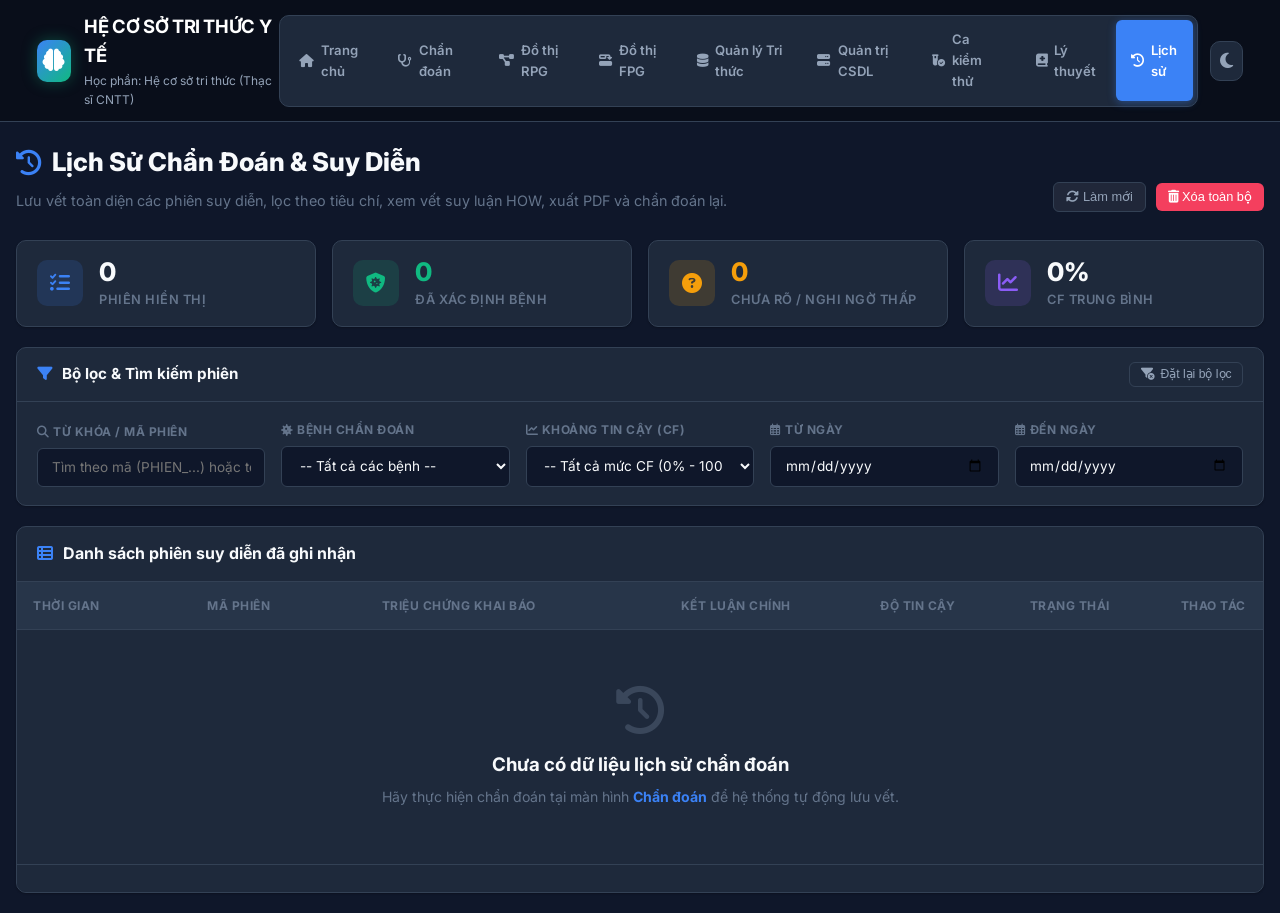
<file: chuc_nang/lich_su_chan_doan/lich_su_chan_doan.html>
<!DOCTYPE html>
<html lang="vi">

<head>
  <meta charset="UTF-8">
  <meta name="viewport" content="width=device-width, initial-scale=1.0">
  <title>Lịch Sử Chẩn Đoán & Suy Diễn - Hệ Cơ Sở Tri Thức</title>

  <!-- FontAwesome Icons & CSS -->
  <link rel="stylesheet" href="https://cdnjs.cloudflare.com/ajax/libs/font-awesome/6.4.0/css/all.min.css">
  <link rel="stylesheet" href="../../css/tong_hop.css">
  <link rel="stylesheet" href="lich_su_chan_doan.css">
</head>

<body>

  <!-- ==================== APP HEADER ==================== -->
  <header class="app-header">
    <div class="header-container">
      <div class="brand-wrapper">
        <a href="../../index.html" style="text-decoration: none; display: flex; align-items: center; gap: 0.85rem;">
          <div class="brand-icon">
            <i class="fa-solid fa-brain"></i>
          </div>
          <div class="brand-text">
            <h1>HỆ CƠ SỞ TRI THỨC Y TẾ</h1>
            <p>Học phần: Hệ cơ sở tri thức (Thạc sĩ CNTT)</p>
          </div>
        </a>
      </div>

      <div style="display: flex; align-items: center; gap: 0.75rem;">
        <nav class="nav-tabs">
          <a href="../../index.html" class="nav-btn">
            <i class="fa-solid fa-house"></i> Trang chủ
          </a>
          <a href="../chan_doan/chan_doan.html" class="nav-btn">
            <i class="fa-solid fa-stethoscope"></i> Chẩn đoán
          </a>
          <a href="../do_thi_rpg/do_thi_rpg.html" class="nav-btn">
            <i class="fa-solid fa-project-diagram"></i> Đồ thị RPG
          </a>
          <a href="../do_thi_fpg/do_thi_fpg.html" class="nav-btn">
            <i class="fa-solid fa-diagram-successor"></i> Đồ thị FPG
          </a>
          <a href="../quan_ly_tri_thuc/quan_ly_tri_thuc.html" class="nav-btn">
            <i class="fa-solid fa-database"></i> Quản lý Tri thức
          </a>
          <a href="../quan_tri_csdl/quan_tri_csdl.html" class="nav-btn">
            <i class="fa-solid fa-server"></i> Quản trị CSDL
          </a>
          <a href="../ca_kiem_thu/ca_kiem_thu.html" class="nav-btn">
            <i class="fa-solid fa-vial-circle-check"></i> Ca kiểm thử
          </a>
          <a href="../ly_thuyet/ly_thuyet.html" class="nav-btn">
            <i class="fa-solid fa-book-medical"></i> Lý thuyết
          </a>
          <a href="lich_su_chan_doan.html" class="nav-btn active">
            <i class="fa-solid fa-clock-rotate-left"></i> Lịch sử
          </a>
        </nav>

        <button id="btnThemeToggle" class="btn-theme-toggle" title="Chuyển đổi Chế độ Sáng / Tối">
          <i class="fa-solid fa-moon" id="themeToggleIcon"></i>
        </button>
      </div>
    </div>
  </header>

  <!-- ==================== MAIN CONTENT ==================== -->
  <main class="main-wrapper">
    <div class="history-layout">

      <!-- 1. Hero Header & Actions -->
      <div class="history-hero">
        <div class="history-hero-title">
          <h2>
            <i class="fa-solid fa-clock-rotate-left" style="color: var(--color-primary);"></i>
            Lịch Sử Chẩn Đoán & Suy Diễn
          </h2>
          <p>Lưu vết toàn diện các phiên suy diễn, lọc theo tiêu chí, xem vết suy luận HOW, xuất PDF và chẩn đoán lại.
          </p>
        </div>
        <div class="history-actions">
          <button id="btnRefreshHistory" class="btn-secondary" title="Tải lại danh sách">
            <i class="fa-solid fa-rotate"></i> Làm mới
          </button>
          <button id="btnClearAllHistory" class="btn-danger" title="Xóa toàn bộ lịch sử chẩn đoán">
            <i class="fa-solid fa-trash-can"></i> Xóa toàn bộ
          </button>
        </div>
      </div>

      <!-- 2. Thống kê nhanh (Summary Stats) -->
      <div class="history-stats-grid">
        <div class="history-stat-card">
          <div class="history-stat-icon" style="background: rgba(59, 130, 246, 0.15); color: var(--color-primary);">
            <i class="fa-solid fa-list-check"></i>
          </div>
          <div>
            <div class="history-stat-val" id="statTotal">0</div>
            <div class="history-stat-lbl">Phiên hiển thị</div>
          </div>
        </div>

        <div class="history-stat-card">
          <div class="history-stat-icon" style="background: rgba(16, 185, 129, 0.15); color: var(--color-emerald);">
            <i class="fa-solid fa-shield-virus"></i>
          </div>
          <div>
            <div class="history-stat-val" id="statIdentified" style="color: var(--color-emerald);">0</div>
            <div class="history-stat-lbl">Đã xác định bệnh</div>
          </div>
        </div>

        <div class="history-stat-card">
          <div class="history-stat-icon" style="background: rgba(245, 158, 11, 0.15); color: var(--color-amber);">
            <i class="fa-solid fa-circle-question"></i>
          </div>
          <div>
            <div class="history-stat-val" id="statUnknown" style="color: var(--color-amber);">0</div>
            <div class="history-stat-lbl">Chưa rõ / Nghi ngờ thấp</div>
          </div>
        </div>

        <div class="history-stat-card">
          <div class="history-stat-icon" style="background: rgba(139, 92, 246, 0.15); color: var(--color-purple);">
            <i class="fa-solid fa-chart-line"></i>
          </div>
          <div>
            <div class="history-stat-val" id="statAvgCF">0%</div>
            <div class="history-stat-lbl">CF trung bình</div>
          </div>
        </div>
      </div>

      <!-- 3. Khung bộ lọc tìm kiếm -->
      <div class="history-filter-card">
        <div class="history-filter-header">
          <span><i class="fa-solid fa-filter" style="color: var(--color-primary); margin-right: 6px;"></i> Bộ lọc & Tìm
            kiếm phiên</span>
          <button id="btnResetFilter" class="btn-text-action" title="Xóa điều kiện lọc">
            <i class="fa-solid fa-filter-circle-xmark"></i> Đặt lại bộ lọc
          </button>
        </div>
        <div class="history-filter-body">
          <div class="filter-group">
            <label><i class="fa-solid fa-magnifying-glass"></i> Từ khóa / Mã phiên</label>
            <input type="text" id="filterSearch" class="filter-input"
              placeholder="Tìm theo mã (PHIEN_...) hoặc tên bệnh...">
          </div>

          <div class="filter-group">
            <label><i class="fa-solid fa-virus"></i> Bệnh chẩn đoán</label>
            <select id="filterDisease" class="filter-select">
              <option value="">-- Tất cả các bệnh --</option>
            </select>
          </div>

          <div class="filter-group">
            <label><i class="fa-solid fa-chart-line"></i> Khoảng tin cậy (CF)</label>
            <select id="filterCFRange" class="filter-select">
              <option value="all">-- Tất cả mức CF (0% - 100%) --</option>
              <option value="very_high">Rất cao: CF ≥ 80% (0.8 - 1.0)</option>
              <option value="high">Cao: 60% ≤ CF &lt; 80% (0.6 - 0.79)</option>
              <option value="medium">Trung bình: 40% ≤ CF &lt; 60% (0.4 - 0.59)</option>
              <option value="low">Thấp / Chưa rõ: CF &lt; 40% (&lt; 0.4)</option>
              <option value="custom">Tùy chỉnh khoảng Min - Max %...</option>
            </select>
          </div>

          <div class="filter-group" id="groupCFCustom" style="display: none;">
            <label><i class="fa-solid fa-sliders"></i> CF Min - Max (%)</label>
            <div class="filter-cf-inputs">
              <input type="number" id="filterCFMin" class="filter-input" placeholder="Min %" min="0" max="100" step="5">
              <span class="filter-cf-separator">-</span>
              <input type="number" id="filterCFMax" class="filter-input" placeholder="Max %" min="0" max="100" step="5">
            </div>
          </div>

          <div class="filter-group">
            <label><i class="fa-regular fa-calendar-days"></i> Từ ngày</label>
            <input type="date" id="filterDateFrom" class="filter-input">
          </div>

          <div class="filter-group">
            <label><i class="fa-regular fa-calendar-days"></i> Đến ngày</label>
            <input type="date" id="filterDateTo" class="filter-input">
          </div>
        </div>
      </div>

      <!-- 4. Danh sách phiên chẩn đoán -->
      <div class="history-table-card">
        <div class="history-table-header">
          <span><i class="fa-solid fa-table-list" style="margin-right: 6px; color: var(--color-primary);"></i> Danh sách
            phiên suy diễn đã ghi nhận</span>
        </div>

        <div class="history-table-wrapper">
          <table class="history-table">
            <thead>
              <tr>
                <th style="width: 14%;">Thời gian</th>
                <th style="width: 14%;">Mã phiên</th>
                <th style="width: 24%;">Triệu chứng khai báo</th>
                <th style="width: 16%;">Kết luận chính</th>
                <th style="width: 12%;">Độ tin cậy</th>
                <th style="width: 12%;">Trạng thái</th>
                <th style="width: 140px; text-align: center;">Thao tác</th>
              </tr>
            </thead>
            <tbody id="historyTableBody">
              <!-- Render động từ dieu_khien_lich_su.js -->
            </tbody>
          </table>

          <div id="historyEmptyState" class="empty-history-state" style="display: none;">
            <i class="fa-solid fa-clock-rotate-left"></i>
            <h3 style="margin: 0; color: var(--text-primary);">Chưa có dữ liệu lịch sử chẩn đoán</h3>
            <p style="margin: 6px 0 0 0; font-size: 0.88rem;">Hãy thực hiện chẩn đoán tại màn hình <a
                href="../chan_doan/chan_doan.html" style="color: var(--color-primary); font-weight: 700;">Chẩn đoán</a>
              để hệ thống tự động lưu vết.</p>
          </div>
        </div>

        <!-- Phân trang chuẩn giống Quản lý tri thức -->
        <div class="table-pagination-footer" id="paginationHistory"></div>
      </div>

    </div>
  </main>

  <!-- ==================== MODAL XEM CHI TIẾT PHIÊN ==================== -->
  <div id="modalSessionDetail" class="modal-backdrop">
    <div class="modal-card">
      <div class="modal-header">
        <div class="modal-title">
          <i class="fa-solid fa-clipboard-user" style="color: var(--color-primary);"></i>
          <span>Chi tiết ca chẩn đoán: <strong id="modalSessionId"
              style="color: var(--color-primary);">PHIEN_...</strong></span>
          <span style="font-size: 0.8rem; font-weight: normal; color: var(--text-muted); margin-left: 8px;"
            id="modalSessionTime"></span>
        </div>
        <button id="modalBtnClose" class="modal-close-btn">&times;</button>
      </div>

      <!-- Tab Navigation -->
      <div class="history-detail-tabs">
        <button class="history-detail-tab-btn active" data-tab="symptoms">
          <i class="fa-solid fa-stethoscope"></i> Triệu chứng đã nạp
        </button>
        <button class="history-detail-tab-btn" data-tab="results">
          <i class="fa-solid fa-square-poll-vertical"></i> Kết quả suy luận
        </button>
        <button class="history-detail-tab-btn" data-tab="rules">
          <i class="fa-solid fa-bolt-lightning"></i> Luật kích hoạt
        </button>
        <button class="history-detail-tab-btn" data-tab="trace">
          <i class="fa-solid fa-code-fork"></i> Vết suy luận (HOW)
        </button>
        <button class="history-detail-tab-btn" data-tab="rpg">
          <i class="fa-solid fa-project-diagram"></i> Mạng luật RPG
        </button>
        <button class="history-detail-tab-btn" data-tab="fpg">
          <i class="fa-solid fa-diagram-successor"></i> Mạng sự kiện FPG
        </button>
      </div>

      <!-- Tab Content Panes -->
      <div class="modal-body" style="padding: 0;">
        <div id="paneSymptoms" class="history-detail-pane active"></div>
        <div id="paneResults" class="history-detail-pane"></div>
        <div id="paneRules" class="history-detail-pane"></div>
        <div id="paneTrace" class="history-detail-pane"></div>

        <!-- PANE: ĐỒ THỊ RPG TRONG MODAL -->
        <div id="paneRPG" class="history-detail-pane">
          <div class="history-graph-pane-wrap">
            <div class="history-graph-pane-toolbar">
              <div class="graph-legend-inline">
                <span class="legend-badge r-gt"><i class="fa-solid fa-circle"></i> R<sub>GT</sub> (Thỏa GT)</span>
                <span class="legend-badge r-kl"><i class="fa-solid fa-circle"></i> R<sub>KL</sub> (Đích KL)</span>
                <span class="legend-badge r-fired"><i class="fa-solid fa-bolt"></i> Luật kích hoạt</span>
              </div>
              <div class="graph-pane-actions">
                <button type="button" class="btn-sm btn-secondary" id="btnZoomInRPG" title="Phóng to"><i
                    class="fa-solid fa-plus"></i></button>
                <button type="button" class="btn-sm btn-secondary" id="btnZoomOutRPG" title="Thu nhỏ"><i
                    class="fa-solid fa-minus"></i></button>
                <button type="button" class="btn-sm btn-secondary" id="btnResetRPG" title="Căn vừa"><i
                    class="fa-solid fa-expand"></i> Căn vừa</button>
                <button type="button" class="btn-sm btn-primary" id="btnOpenFullRPG"
                  title="Mở trang Đồ thị RPG toàn màn hình">
                  <i class="fa-solid fa-up-right-from-square"></i> Mở trang RPG đầy đủ
                </button>
              </div>
            </div>
            <div class="history-graph-canvas-container">
              <canvas id="modalCanvasRPG"></canvas>
            </div>
            <div class="history-graph-info-box">
              <i class="fa-solid fa-circle-info" style="color: #38bdf8;"></i>
              <span><strong>Mạng liên hệ trước luật RPG:</strong> Trực quan hóa các mối liên hệ giữa luật kích hoạt từ
                triệu chứng ban đầu đến bệnh kết luận của phiên khám này.</span>
            </div>
          </div>
        </div>

        <!-- PANE: ĐỒ THỊ FPG TRONG MODAL -->
        <div id="paneFPG" class="history-detail-pane">
          <div class="history-graph-pane-wrap">
            <div class="history-graph-pane-toolbar">
              <div class="graph-legend-inline">
                <span class="legend-badge f-gt"><i class="fa-solid fa-circle"></i> GT (Triệu chứng)</span>
                <span class="legend-badge f-int"><i class="fa-solid fa-circle"></i> Hội chứng TG</span>
                <span class="legend-badge f-kl"><i class="fa-solid fa-circle"></i> KL (Bệnh đích)</span>
              </div>
              <div class="graph-pane-actions">
                <button type="button" class="btn-sm btn-secondary" id="btnZoomInFPG" title="Phóng to"><i
                    class="fa-solid fa-plus"></i></button>
                <button type="button" class="btn-sm btn-secondary" id="btnZoomOutFPG" title="Thu nhỏ"><i
                    class="fa-solid fa-minus"></i></button>
                <button type="button" class="btn-sm btn-secondary" id="btnResetFPG" title="Căn vừa"><i
                    class="fa-solid fa-expand"></i> Căn vừa</button>
                <button type="button" class="btn-sm btn-primary" id="btnOpenFullFPG"
                  title="Mở trang Đồ thị FPG toàn màn hình">
                  <i class="fa-solid fa-up-right-from-square"></i> Mở trang FPG đầy đủ
                </button>
              </div>
            </div>
            <div class="history-graph-canvas-container">
              <canvas id="modalCanvasFPG"></canvas>
            </div>
            <div class="history-graph-info-box">
              <i class="fa-solid fa-circle-info" style="color: #a855f7;"></i>
              <span><strong>Mạng liên hệ trước sự kiện FPG:</strong> Biểu diễn chuỗi chuyển dịch trạng thái từ Triệu
                chứng ban đầu &rarr; Hội chứng trung gian &rarr; Bệnh chẩn đoán.</span>
            </div>
          </div>
        </div>
      </div>

      <div class="modal-footer"
        style="padding: 1rem 1.5rem; display: flex; justify-content: space-between; align-items: center; flex-wrap: wrap; gap: 0.75rem; border-top: 1px solid var(--border-color);">
        <div style="display: flex; gap: 0.5rem; flex-wrap: wrap;">
          <button id="modalBtnExportPDF" class="btn-secondary"
            style="color: #ef4444; border-color: rgba(239, 68, 68, 0.3);">
            <i class="fa-solid fa-file-pdf"></i> Xuất phiếu PDF
          </button>
          <button id="modalBtnReDiagnose" class="btn-secondary"
            style="color: var(--color-emerald); border-color: rgba(16, 185, 129, 0.3);">
            <i class="fa-solid fa-rotate-right"></i> Chẩn đoán lại ca này
          </button>
          <button id="modalBtnOpenRPG" class="btn-secondary"
            style="color: #38bdf8; border-color: rgba(56, 189, 248, 0.3);">
            <i class="fa-solid fa-project-diagram"></i> Mở Đồ thị RPG
          </button>
          <button id="modalBtnOpenFPG" class="btn-secondary"
            style="color: #a855f7; border-color: rgba(168, 85, 247, 0.3);">
            <i class="fa-solid fa-diagram-successor"></i> Mở Đồ thị FPG
          </button>
        </div>
        <button class="btn-primary" onclick="document.getElementById('modalSessionDetail').classList.remove('active')">
          Đóng
        </button>
      </div>
    </div>
  </div>

  <!-- Nền tảng Core Scripts -->
  <script src="../../js/co_so_du_lieu/tri_thuc_mac_dinh.js"></script>
  <script src="../../js/dong_co/he_so_tin_cay.js"></script>
  <script src="../../js/co_so_du_lieu/dong_co_csdl.js"></script>
  <script src="../../js/tien_ich_chung.js"></script>
  <script src="../quan_ly_tri_thuc/mo_hinh_tri_thuc.js"></script>
  <script src="../../js/dong_co/suy_dien_tien.js"></script>
  <script src="../../js/dong_co/thuat_toan_rpg_fpg.js"></script>
  <script src="../do_thi_rpg/ve_do_thi_rpg.js"></script>
  <script src="../do_thi_fpg/ve_do_thi_fpg.js"></script>
  <script src="../../js/mau_bao_cao_y_te.js"></script>
  <script src="dieu_khien_lich_su.js"></script>

  <script>
    document.addEventListener("DOMContentLoaded", async () => {
      // Khởi tạo DatabaseEngine & Controller Lịch sử
      const dbEngine = new DatabaseEngine();
      try { await dbEngine.init(); } catch (e) { console.warn("Lỗi init dbEngine:", e); }

      const kbManager = new KnowledgeBaseManager(dbEngine);
      try { await kbManager.init(); } catch (e) { console.warn("Lỗi init kbManager:", e); }

      window.historyController = new HistoryController({
        dbEngine,
        kbManager
      });
    });
  </script>
</body>

</html>
</file>
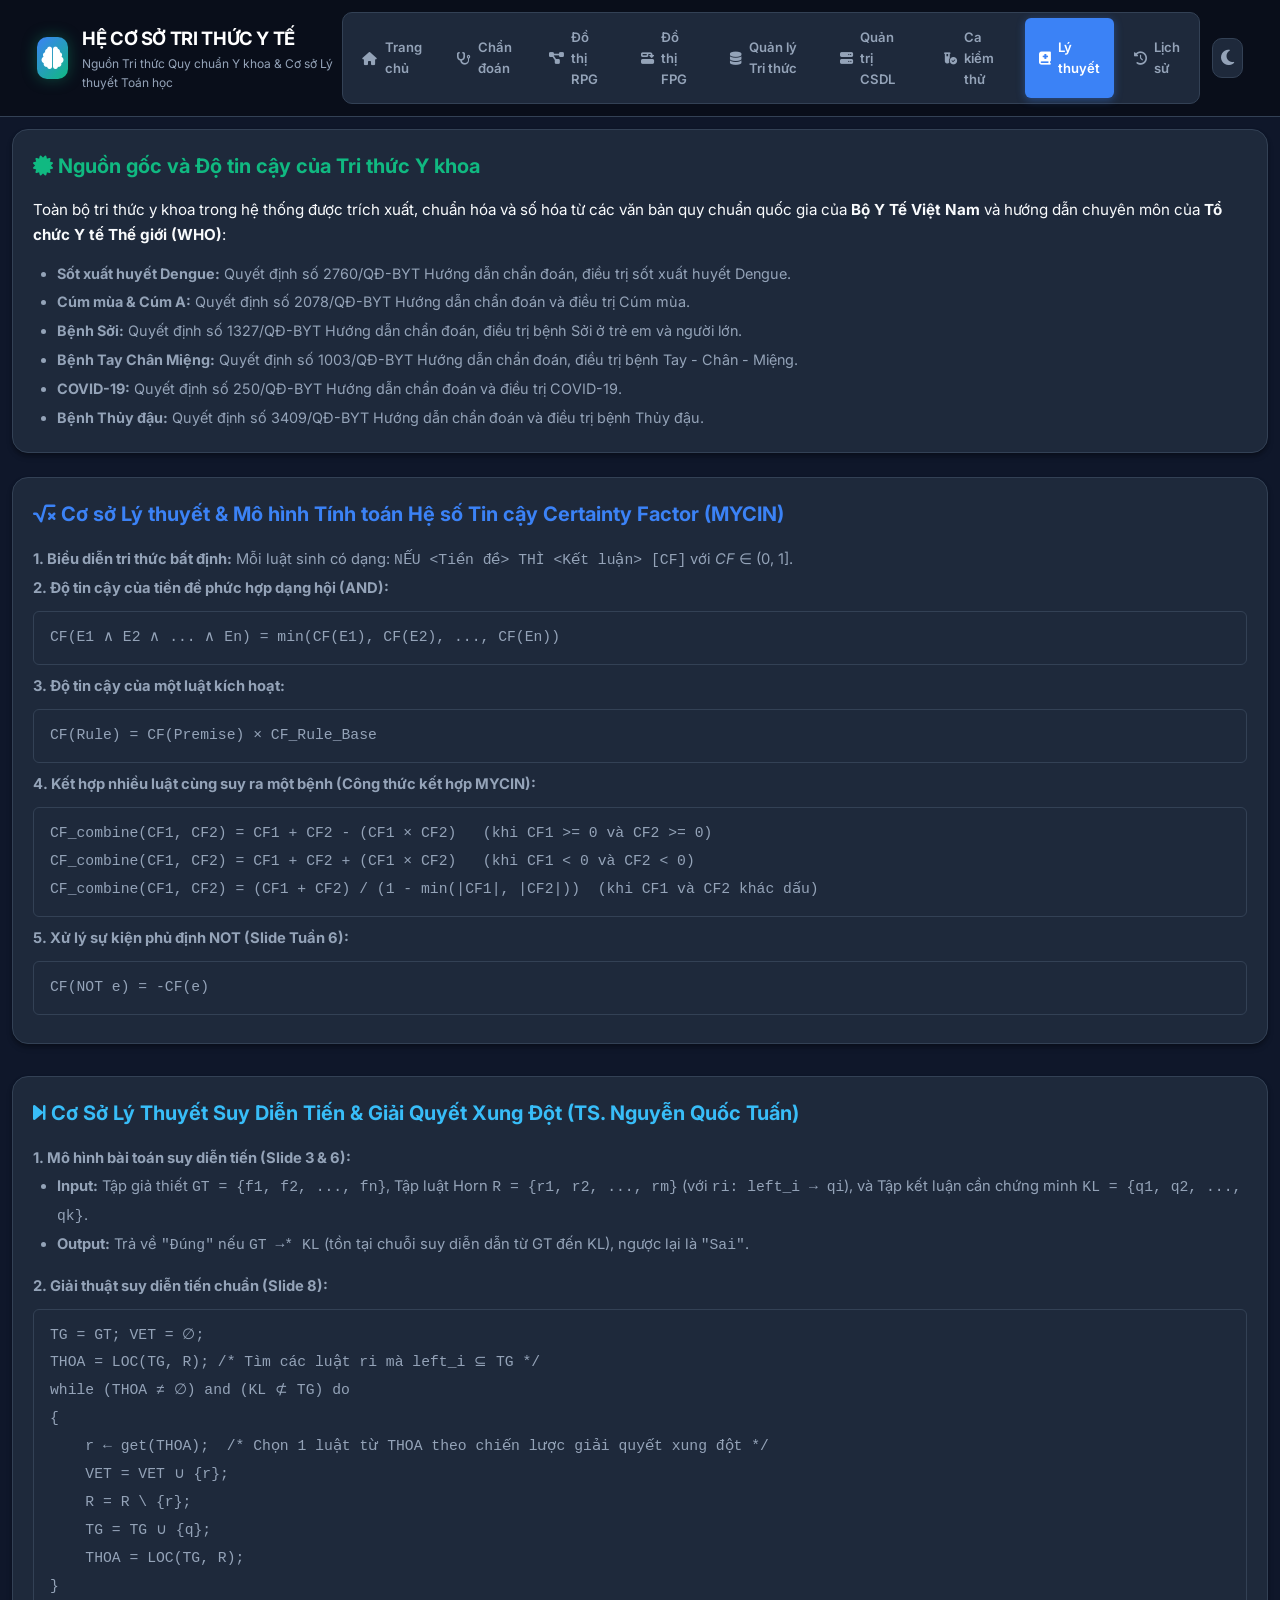
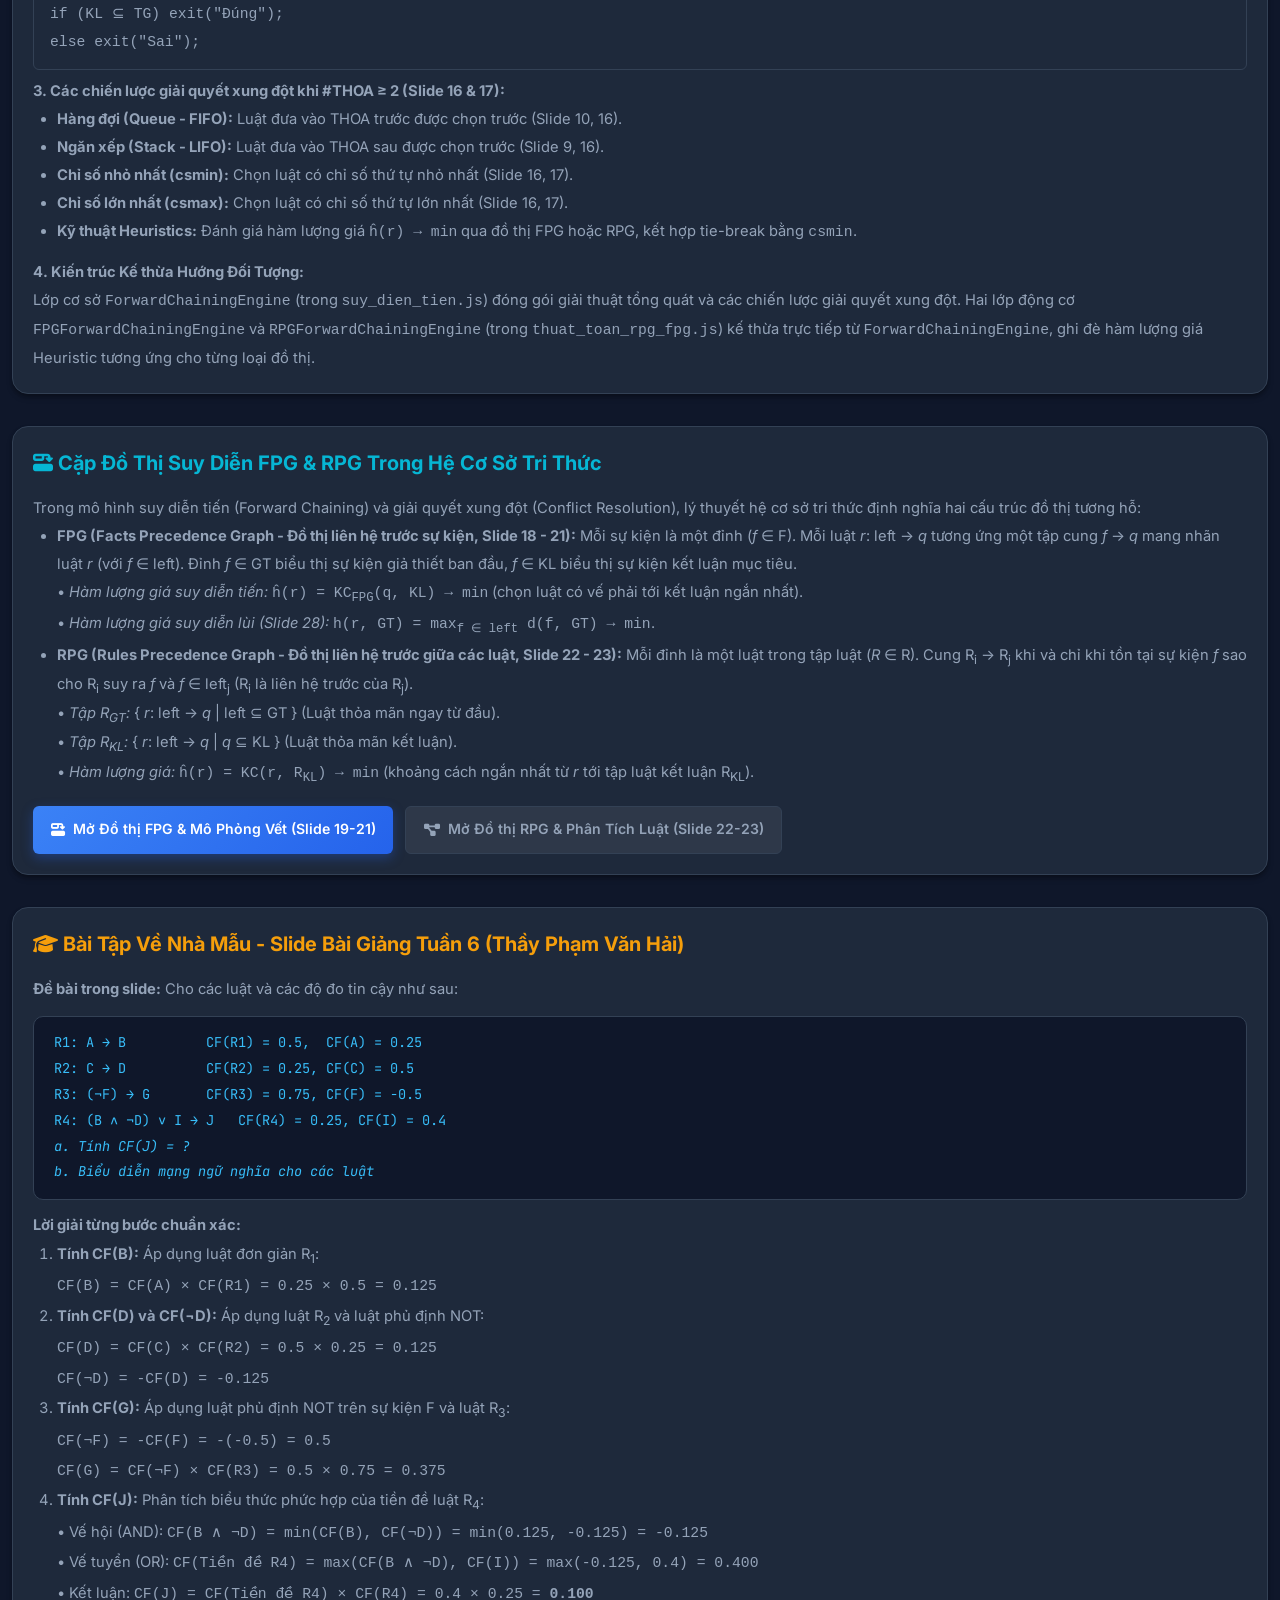
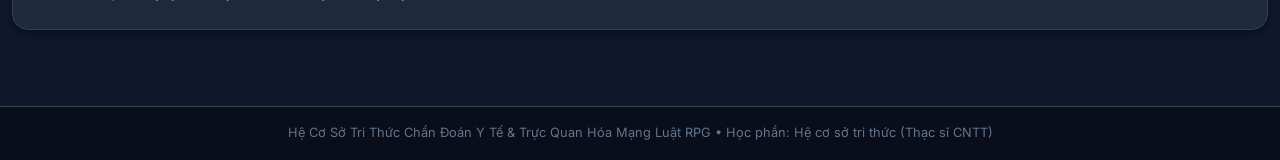
<file: chuc_nang/ly_thuyet/ly_thuyet.html>
<!DOCTYPE html>
<html lang="vi">

<head>
  <meta charset="UTF-8">
  <meta name="viewport" content="width=device-width, initial-scale=1.0">
  <title>Nguồn & Lý Thuyết - Hệ Cơ Sở Tri Thức</title>

  <!-- FontAwesome Icons & CSS -->
  <link rel="stylesheet" href="https://cdnjs.cloudflare.com/ajax/libs/font-awesome/6.4.0/css/all.min.css">
  <link rel="stylesheet" href="../../css/tong_hop.css">
</head>

<body>

  <!-- ==================== APP HEADER ==================== -->
  <header class="app-header">
    <div class="header-container">
      <div class="brand-wrapper">
        <a href="../../index.html" style="text-decoration: none; display: flex; align-items: center; gap: 0.85rem;">
          <div class="brand-icon">
            <i class="fa-solid fa-brain"></i>
          </div>
          <div class="brand-text">
            <h1>HỆ CƠ SỞ TRI THỨC Y TẾ</h1>
            <p>Nguồn Tri thức Quy chuẩn Y khoa & Cơ sở Lý thuyết Toán học</p>
          </div>
        </a>
      </div>

      <div style="display: flex; align-items: center; gap: 0.75rem;">
        <nav class="nav-tabs">
          <a href="../../index.html" class="nav-btn">
            <i class="fa-solid fa-house"></i> Trang chủ
          </a>
          <a href="../chan_doan/chan_doan.html" class="nav-btn">
            <i class="fa-solid fa-stethoscope"></i> Chẩn đoán
          </a>
          <a href="../do_thi_rpg/do_thi_rpg.html" class="nav-btn">
            <i class="fa-solid fa-project-diagram"></i> Đồ thị RPG
          </a>
          <a href="../do_thi_fpg/do_thi_fpg.html" class="nav-btn">
            <i class="fa-solid fa-diagram-successor"></i> Đồ thị FPG
          </a>
          <a href="../quan_ly_tri_thuc/quan_ly_tri_thuc.html" class="nav-btn">
            <i class="fa-solid fa-database"></i> Quản lý Tri thức
          </a>
          <a href="../quan_tri_csdl/quan_tri_csdl.html" class="nav-btn">
            <i class="fa-solid fa-server"></i> Quản trị CSDL
          </a>
          <a href="../ca_kiem_thu/ca_kiem_thu.html" class="nav-btn">
            <i class="fa-solid fa-vial-circle-check"></i> Ca kiểm thử
          </a>
          <a href="ly_thuyet.html" class="nav-btn active">
            <i class="fa-solid fa-book-medical"></i> Lý thuyết
          </a>
          <a href="../lich_su_chan_doan/lich_su_chan_doan.html" class="nav-btn">
            <i class="fa-solid fa-clock-rotate-left"></i> Lịch sử
          </a>
        </nav>

        <button id="btnThemeToggle" class="btn-theme-toggle" title="Chuyển đổi Chế độ Sáng / Tối">
          <i class="fa-solid fa-moon" id="themeToggleIcon"></i>
        </button>
      </div>
    </div>
  </header>

  <!-- ==================== MAIN CONTENT ==================== -->
  <main class="main-wrapper">
    <div class="card theory-section" style="margin-bottom: 1.5rem;">
      <h2 style="font-size: 1.25rem; font-weight: 700; margin-bottom: 1rem; color: var(--color-emerald);">
        <i class="fa-solid fa-certificate"></i> Nguồn gốc và Độ tin cậy của Tri thức Y khoa
      </h2>
      <p style="margin-bottom: 0.8rem; font-size: 0.95rem;">
        Toàn bộ tri thức y khoa trong hệ thống được trích xuất, chuẩn hóa và số hóa từ các văn bản quy chuẩn quốc gia
        của <strong>Bộ Y Tế Việt Nam</strong> và hướng dẫn chuyên môn của <strong>Tổ chức Y tế Thế giới (WHO)</strong>:
      </p>
      <ul style="padding-left: 1.5rem; color: var(--text-secondary); line-height: 2; font-size: 0.9rem;">
        <li><strong>Sốt xuất huyết Dengue:</strong> Quyết định số 2760/QĐ-BYT Hướng dẫn chẩn đoán, điều trị sốt xuất
          huyết Dengue.</li>
        <li><strong>Cúm mùa & Cúm A:</strong> Quyết định số 2078/QĐ-BYT Hướng dẫn chẩn đoán và điều trị Cúm mùa.</li>
        <li><strong>Bệnh Sởi:</strong> Quyết định số 1327/QĐ-BYT Hướng dẫn chẩn đoán, điều trị bệnh Sởi ở trẻ em và
          người lớn.</li>
        <li><strong>Bệnh Tay Chân Miệng:</strong> Quyết định số 1003/QĐ-BYT Hướng dẫn chẩn đoán, điều trị bệnh Tay -
          Chân - Miệng.</li>
        <li><strong>COVID-19:</strong> Quyết định số 250/QĐ-BYT Hướng dẫn chẩn đoán và điều trị COVID-19.</li>
        <li><strong>Bệnh Thủy đậu:</strong> Quyết định số 3409/QĐ-BYT Hướng dẫn chẩn đoán và điều trị bệnh Thủy đậu.
        </li>
      </ul>
    </div>

    <div class="card theory-section">
      <h2 style="font-size: 1.25rem; font-weight: 700; margin-bottom: 1rem; color: var(--color-primary);">
        <i class="fa-solid fa-square-root-variable"></i> Cơ sở Lý thuyết & Mô hình Tính toán Hệ số Tin cậy Certainty
        Factor (MYCIN)
      </h2>
      <div style="font-size: 0.92rem; line-height: 1.9; color: var(--text-secondary);">
        <p><strong>1. Biểu diễn tri thức bất định:</strong> Mỗi luật sinh có dạng:
          <code>NẾU &lt;Tiền đề&gt; THÌ &lt;Kết luận&gt; [CF]</code> với <i>CF</i> &isin; (0, 1].
        </p>
        <p><strong>2. Độ tin cậy của tiền đề phức hợp dạng hội (AND):</strong></p>
        <pre class="math-formula-box">CF(E1 ∧ E2 ∧ ... ∧ En) = min(CF(E1), CF(E2), ..., CF(En))</pre>

        <p><strong>3. Độ tin cậy của một luật kích hoạt:</strong></p>
        <pre class="math-formula-box">CF(Rule) = CF(Premise) × CF_Rule_Base</pre>

        <p><strong>4. Kết hợp nhiều luật cùng suy ra một bệnh (Công thức kết hợp MYCIN):</strong></p>
        <pre class="math-formula-box">CF_combine(CF1, CF2) = CF1 + CF2 - (CF1 × CF2)   (khi CF1 >= 0 và CF2 >= 0)
CF_combine(CF1, CF2) = CF1 + CF2 + (CF1 × CF2)   (khi CF1 < 0 và CF2 < 0)
CF_combine(CF1, CF2) = (CF1 + CF2) / (1 - min(|CF1|, |CF2|))  (khi CF1 và CF2 khác dấu)</pre>

        <p><strong>5. Xử lý sự kiện phủ định NOT (Slide Tuần 6):</strong></p>
        <pre class="math-formula-box">CF(NOT e) = -CF(e)</pre>
      </div>
    </div>

    <!-- 2b. CƠ SỞ LÝ THUYẾT SUY DIỄN TIẾN (FORWARD CHAINING) -->
    <div class="card theory-section" style="margin-top: 1.5rem;">
      <h2 style="font-size: 1.25rem; font-weight: 700; margin-bottom: 1rem; color: #38bdf8;">
        <i class="fa-solid fa-forward-step"></i> Cơ Sở Lý Thuyết Suy Diễn Tiến & Giải Quyết Xung Đột (TS. Nguyễn Quốc Tuấn)
      </h2>
      <div style="font-size: 0.92rem; line-height: 1.9; color: var(--text-secondary);">
        <p><strong>1. Mô hình bài toán suy diễn tiến (Slide 3 & 6):</strong></p>
        <ul style="padding-left: 1.5rem; margin-bottom: 0.8rem;">
          <li><strong>Input:</strong> Tập giả thiết <code>GT = {f1, f2, ..., fn}</code>, Tập luật Horn <code>R = {r1, r2, ..., rm}</code> (với <code>ri: left_i &rarr; qi</code>), và Tập kết luận cần chứng minh <code>KL = {q1, q2, ..., qk}</code>.</li>
          <li><strong>Output:</strong> Trả về <code>"Đúng"</code> nếu <code>GT &rarr;* KL</code> (tồn tại chuỗi suy diễn dẫn từ GT đến KL), ngược lại là <code>"Sai"</code>.</li>
        </ul>

        <p><strong>2. Giải thuật suy diễn tiến chuẩn (Slide 8):</strong></p>
        <pre class="math-formula-box">TG = GT; VET = ∅;
THOA = LOC(TG, R); /* Tìm các luật ri mà left_i ⊆ TG */
while (THOA ≠ ∅) and (KL ⊄ TG) do
{
    r ← get(THOA);  /* Chọn 1 luật từ THOA theo chiến lược giải quyết xung đột */
    VET = VET ∪ {r};
    R = R \ {r};
    TG = TG ∪ {q};
    THOA = LOC(TG, R);
}
if (KL ⊆ TG) exit("Đúng");
else exit("Sai");</pre>

        <p><strong>3. Các chiến lược giải quyết xung đột khi #THOA &ge; 2 (Slide 16 & 17):</strong></p>
        <ul style="padding-left: 1.5rem; margin-bottom: 0.8rem;">
          <li><strong>Hàng đợi (Queue - FIFO):</strong> Luật đưa vào THOA trước được chọn trước (Slide 10, 16).</li>
          <li><strong>Ngăn xếp (Stack - LIFO):</strong> Luật đưa vào THOA sau được chọn trước (Slide 9, 16).</li>
          <li><strong>Chỉ số nhỏ nhất (csmin):</strong> Chọn luật có chỉ số thứ tự nhỏ nhất (Slide 16, 17).</li>
          <li><strong>Chỉ số lớn nhất (csmax):</strong> Chọn luật có chỉ số thứ tự lớn nhất (Slide 16, 17).</li>
          <li><strong>Kỹ thuật Heuristics:</strong> Đánh giá hàm lượng giá <code>h&#770;(r) &rarr; min</code> qua đồ thị FPG hoặc RPG, kết hợp tie-break bằng <code>csmin</code>.</li>
        </ul>

        <p><strong>4. Kiến trúc Kế thừa Hướng Đối Tượng:</strong></p>
        <p>
          Lớp cơ sở <code>ForwardChainingEngine</code> (trong <code>suy_dien_tien.js</code>) đóng gói giải thuật tổng quát và các chiến lược giải quyết xung đột. Hai lớp động cơ <code>FPGForwardChainingEngine</code> và <code>RPGForwardChainingEngine</code> (trong <code>thuat_toan_rpg_fpg.js</code>) kế thừa trực tiếp từ <code>ForwardChainingEngine</code>, ghi đè hàm lượng giá Heuristic tương ứng cho từng loại đồ thị.
        </p>
      </div>
    </div>

    <!-- 3. CƠ SỞ LÝ THUYẾT ĐỒ THỊ FPG & RPG -->
    <div class="card theory-section" style="margin-top: 1.5rem;">
      <h2 style="font-size: 1.25rem; font-weight: 700; margin-bottom: 1rem; color: var(--color-cyan);">
        <i class="fa-solid fa-diagram-successor"></i> Cặp Đồ Thị Suy Diễn FPG & RPG Trong Hệ Cơ Sở Tri Thức
      </h2>
      <div style="font-size: 0.92rem; line-height: 1.9; color: var(--text-secondary);">
        <p>
          Trong mô hình suy diễn tiến (Forward Chaining) và giải quyết xung đột (Conflict Resolution), lý thuyết hệ cơ
          sở tri thức định nghĩa hai cấu trúc đồ thị tương hỗ:
        </p>
        <ul style="padding-left: 1.5rem; margin-bottom: 1rem;">
          <li>
            <strong>FPG (Facts Precedence Graph - Đồ thị liên hệ trước sự kiện, Slide 18 - 21):</strong>
            Mỗi sự kiện là một đỉnh (<i>f</i> &isin; F). Mỗi luật <i>r</i>: left &rarr; <i>q</i> tương ứng một tập cung
            <i>f</i> &rarr; <i>q</i> mang
            nhãn luật <i>r</i> (với <i>f</i> &isin; left). Đỉnh <i>f</i> &isin; GT biểu thị sự kiện giả thiết ban đầu,
            <i>f</i> &isin; KL biểu
            thị sự kiện kết luận mục tiêu.
            <br>
            • <em>Hàm lượng giá suy diễn tiến:</em> <code>h&#770;(r) = KC<sub>FPG</sub>(q, KL) &rarr; min</code> (chọn
            luật có vế phải tới
            kết luận ngắn nhất).
            <br>
            • <em>Hàm lượng giá suy diễn lùi (Slide 28):</em>
            <code>h(r, GT) = max<sub>f &isin; left</sub> d(f, GT) &rarr; min</code>.
          </li>
          <li>
            <strong>RPG (Rules Precedence Graph - Đồ thị liên hệ trước giữa các luật, Slide 22 - 23):</strong>
            Mỗi đỉnh là một luật trong tập luật (<i>R</i> &isin; R). Cung R<sub>i</sub> &rarr; R<sub>j</sub> khi và chỉ
            khi tồn tại sự kiện <i>f</i> sao
            cho R<sub>i</sub> suy ra <i>f</i> và <i>f</i> &isin; left<sub>j</sub> (R<sub>i</sub> là liên hệ trước của
            R<sub>j</sub>).
            <br>
            • <em>Tập R<sub>GT</sub>:</em> { <i>r</i>: left &rarr; <i>q</i> | left &sube; GT } (Luật thỏa mãn ngay từ
            đầu).
            <br>
            • <em>Tập R<sub>KL</sub>:</em> { <i>r</i>: left &rarr; <i>q</i> | <i>q</i> &sube; KL } (Luật thỏa mãn kết
            luận).
            <br>
            • <em>Hàm lượng giá:</em> <code>h&#770;(r) = KC(r, R<sub>KL</sub>) &rarr; min</code> (khoảng cách ngắn nhất
            từ <i>r</i> tới tập luật
            kết luận R<sub>KL</sub>).
          </li>
        </ul>

        <div style="display: flex; gap: 0.75rem; margin-top: 1rem;">
          <a href="../do_thi_fpg/do_thi_fpg.html" class="btn-primary"
            style="text-decoration: none; display: inline-flex; align-items: center; gap: 0.5rem; padding: 0.6rem 1.1rem; font-size: 0.88rem; font-weight: 600;">
            <i class="fa-solid fa-diagram-successor"></i> Mở Đồ thị FPG & Mô Phỏng Vết (Slide 19-21)
          </a>
          <a href="../do_thi_rpg/do_thi_rpg.html" class="btn-secondary"
            style="text-decoration: none; display: inline-flex; align-items: center; gap: 0.5rem; padding: 0.6rem 1.1rem; font-size: 0.88rem; font-weight: 600;">
            <i class="fa-solid fa-project-diagram"></i> Mở Đồ thị RPG & Phân Tích Luật (Slide 22-23)
          </a>
        </div>
      </div>
    </div>

    <!-- 4. LỜI GIẢI CHI TIẾT BÀI TẬP SLIDE TUẦN 6 -->
    <div class="card theory-section" style="margin-top: 1.5rem;">
      <h2 style="font-size: 1.25rem; font-weight: 700; margin-bottom: 1rem; color: #f59e0b;">
        <i class="fa-solid fa-graduation-cap"></i> Bài Tập Về Nhà Mẫu - Slide Bài Giảng Tuần 6 (Thầy Phạm Văn Hải)
      </h2>
      <div style="font-size: 0.92rem; line-height: 1.9; color: var(--text-secondary);">
        <p><strong>Đề bài trong slide:</strong> Cho các luật và các độ đo tin cậy như sau:</p>
        <div
          style="background: var(--bg-main); padding: 0.85rem 1.25rem; border-radius: var(--radius-md); border: 1px solid var(--border-color); font-family: 'JetBrains Mono', monospace; font-size: 0.85rem; color: #38bdf8; margin: 0.75rem 0;">
          R1: A → B &nbsp;&nbsp;&nbsp;&nbsp;&nbsp;&nbsp;&nbsp;&nbsp; CF(R1) = 0.5, &nbsp;CF(A) = 0.25<br>
          R2: C → D &nbsp;&nbsp;&nbsp;&nbsp;&nbsp;&nbsp;&nbsp;&nbsp; CF(R2) = 0.25, CF(C) = 0.5<br>
          R3: (¬F) → G &nbsp;&nbsp;&nbsp;&nbsp;&nbsp; CF(R3) = 0.75, CF(F) = -0.5<br>
          R4: (B ∧ ¬D) ∨ I → J &nbsp; CF(R4) = 0.25, CF(I) = 0.4<br>
          <em>a. Tính CF(J) = ?</em><br>
          <em>b. Biểu diễn mạng ngữ nghĩa cho các luật</em>
        </div>

        <p><strong>Lời giải từng bước chuẩn xác:</strong></p>
        <ol style="padding-left: 1.5rem; line-height: 2;">
          <li>
            <strong>Tính CF(B):</strong> Áp dụng luật đơn giản R<sub>1</sub>:<br>
            <code>CF(B) = CF(A) × CF(R1) = 0.25 × 0.5 = 0.125</code>
          </li>
          <li>
            <strong>Tính CF(D) và CF(¬D):</strong> Áp dụng luật R<sub>2</sub> và luật phủ định NOT:<br>
            <code>CF(D) = CF(C) × CF(R2) = 0.5 × 0.25 = 0.125</code><br>
            <code>CF(¬D) = -CF(D) = -0.125</code>
          </li>
          <li>
            <strong>Tính CF(G):</strong> Áp dụng luật phủ định NOT trên sự kiện F và luật R<sub>3</sub>:<br>
            <code>CF(¬F) = -CF(F) = -(-0.5) = 0.5</code><br>
            <code>CF(G) = CF(¬F) × CF(R3) = 0.5 × 0.75 = 0.375</code>
          </li>
          <li>
            <strong>Tính CF(J):</strong> Phân tích biểu thức phức hợp của tiền đề luật R<sub>4</sub>:<br>
            • Vế hội (AND): <code>CF(B ∧ ¬D) = min(CF(B), CF(¬D)) = min(0.125, -0.125) = -0.125</code><br>
            • Vế tuyển (OR): <code>CF(Tiền đề R4) = max(CF(B ∧ ¬D), CF(I)) = max(-0.125, 0.4) = 0.400</code><br>
            • Kết luận: <code>CF(J) = CF(Tiền đề R4) × CF(R4) = 0.4 × 0.25 = <strong>0.100</strong></code>
          </li>
        </ol>
      </div>
    </div>
  </main>

  <!-- ==================== FOOTER ==================== -->
  <footer class="app-footer">
    <p>Hệ Cơ Sở Tri Thức Chẩn Đoán Y Tế & Trực Quan Hóa Mạng Luật RPG • Học phần: Hệ cơ sở tri thức (Thạc sĩ CNTT)</p>
  </footer>

  <!-- ==================== SCRIPTS ==================== -->
  <script src="../../js/tien_ich_chung.js"></script>
</body>

</html>
</file>
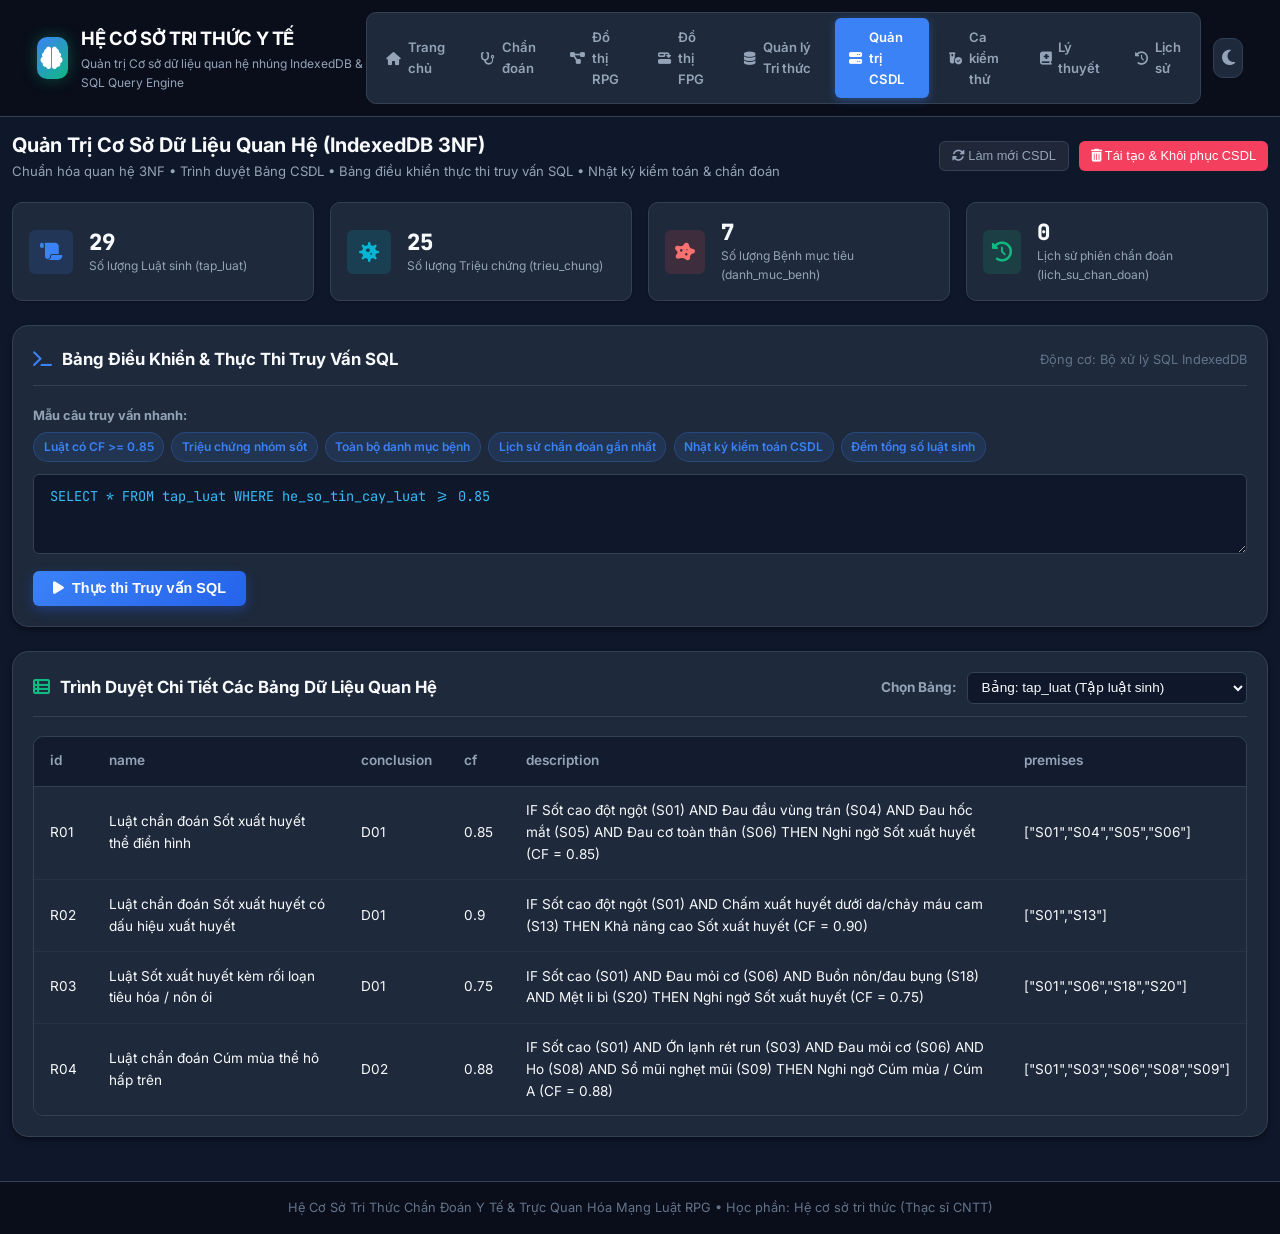
<file: chuc_nang/quan_tri_csdl/quan_tri_csdl.html>
<!DOCTYPE html>
<html lang="vi">
<head>
  <meta charset="UTF-8">
  <meta name="viewport" content="width=device-width, initial-scale=1.0">
  <title>Quản Trị CSDL & SQL Console - Hệ Cơ Sở Tri Thức</title>
  
  <!-- FontAwesome Icons & CSS -->
  <link rel="stylesheet" href="https://cdnjs.cloudflare.com/ajax/libs/font-awesome/6.4.0/css/all.min.css">
  <link rel="stylesheet" href="../../css/tong_hop.css">
</head>
<body>

  <!-- ==================== APP HEADER ==================== -->
  <header class="app-header">
    <div class="header-container">
      <div class="brand-wrapper">
        <a href="../../index.html" style="text-decoration: none; display: flex; align-items: center; gap: 0.85rem;">
          <div class="brand-icon">
            <i class="fa-solid fa-brain"></i>
          </div>
          <div class="brand-text">
            <h1>HỆ CƠ SỞ TRI THỨC Y TẾ</h1>
            <p>Quản trị Cơ sở dữ liệu quan hệ nhúng IndexedDB & SQL Query Engine</p>
          </div>
        </a>
      </div>

      <div style="display: flex; align-items: center; gap: 0.75rem;">
        <nav class="nav-tabs">
          <a href="../../index.html" class="nav-btn">
            <i class="fa-solid fa-house"></i> Trang chủ
          </a>
          <a href="../chan_doan/chan_doan.html" class="nav-btn">
            <i class="fa-solid fa-stethoscope"></i> Chẩn đoán
          </a>
          <a href="../do_thi_rpg/do_thi_rpg.html" class="nav-btn">
            <i class="fa-solid fa-project-diagram"></i> Đồ thị RPG
          </a>
          <a href="../do_thi_fpg/do_thi_fpg.html" class="nav-btn">
            <i class="fa-solid fa-diagram-successor"></i> Đồ thị FPG
          </a>
          <a href="../quan_ly_tri_thuc/quan_ly_tri_thuc.html" class="nav-btn">
            <i class="fa-solid fa-database"></i> Quản lý Tri thức
          </a>
          <a href="quan_tri_csdl.html" class="nav-btn active">
            <i class="fa-solid fa-server"></i> Quản trị CSDL
          </a>
          <a href="../ca_kiem_thu/ca_kiem_thu.html" class="nav-btn">
            <i class="fa-solid fa-vial-circle-check"></i> Ca kiểm thử
          </a>
          <a href="../ly_thuyet/ly_thuyet.html" class="nav-btn">
            <i class="fa-solid fa-book-medical"></i> Lý thuyết
          </a>
          <a href="../lich_su_chan_doan/lich_su_chan_doan.html" class="nav-btn">
            <i class="fa-solid fa-clock-rotate-left"></i> Lịch sử
          </a>
        </nav>

        <button id="btnThemeToggle" class="btn-theme-toggle" title="Chuyển đổi Chế độ Sáng / Tối">
          <i class="fa-solid fa-moon" id="themeToggleIcon"></i>
        </button>
      </div>
    </div>
  </header>

  <!-- ==================== MAIN CONTENT ==================== -->
  <main class="main-wrapper">
    <div class="kb-management-header">
      <div>
        <h2 style="font-size: 1.25rem; font-weight: 700;">Quản Trị Cơ Sở Dữ Liệu Quan Hệ (IndexedDB 3NF)</h2>
        <p style="font-size: 0.82rem; color: var(--text-secondary);">
          Chuẩn hóa quan hệ 3NF • Trình duyệt Bảng CSDL • Bảng điều khiển thực thi truy vấn SQL • Nhật ký kiểm toán & chẩn đoán
        </p>
      </div>
      <div style="display: flex; gap: 0.6rem;">
        <button id="btnRefreshDBStats" class="btn-secondary">
          <i class="fa-solid fa-rotate"></i> Làm mới CSDL
        </button>
        <button id="btnResetDatabaseAll" class="btn-danger">
          <i class="fa-solid fa-trash-can"></i> Tái tạo & Khôi phục CSDL
        </button>
      </div>
    </div>

    <!-- Thống kê CSDL -->
    <div class="db-stats-grid">
      <div class="db-stat-card">
        <div class="stat-icon" style="background: rgba(59, 130, 246, 0.15); color: var(--color-primary);"><i class="fa-solid fa-scroll"></i></div>
        <div>
          <div class="stat-value" id="dbStatRules">0</div>
          <div class="stat-label">Số lượng Luật sinh (tap_luat)</div>
        </div>
      </div>
      <div class="db-stat-card">
        <div class="stat-icon" style="background: rgba(6, 182, 212, 0.15); color: var(--color-cyan);"><i class="fa-solid fa-virus"></i></div>
        <div>
          <div class="stat-value" id="dbStatSymptoms">0</div>
          <div class="stat-label">Số lượng Triệu chứng (trieu_chung)</div>
        </div>
      </div>
      <div class="db-stat-card">
        <div class="stat-icon" style="background: rgba(239, 68, 68, 0.15); color: #f87171;"><i class="fa-solid fa-disease"></i></div>
        <div>
          <div class="stat-value" id="dbStatDiseases">0</div>
          <div class="stat-label">Số lượng Bệnh mục tiêu (danh_muc_benh)</div>
        </div>
      </div>
      <div class="db-stat-card">
        <div class="stat-icon" style="background: rgba(16, 185, 129, 0.15); color: var(--color-emerald);"><i class="fa-solid fa-clock-rotate-left"></i></div>
        <div>
          <div class="stat-value" id="dbStatSessions">0</div>
          <div class="stat-label">Lịch sử phiên chẩn đoán (lich_su_chan_doan)</div>
        </div>
      </div>
    </div>

    <!-- SQL QUERY CONSOLE -->
    <div class="card" style="margin-bottom: 1.5rem;">
      <div class="card-header">
        <div class="card-title">
          <i class="fa-solid fa-terminal" style="color: var(--color-primary);"></i>
          <span>Bảng Điều Khiển & Thực Thi Truy Vấn SQL</span>
        </div>
        <div style="font-size: 0.8rem; color: var(--text-muted);">
          Động cơ: Bộ xử lý SQL IndexedDB
        </div>
      </div>

      <div style="margin-bottom: 0.75rem;">
        <div style="font-size: 0.8rem; font-weight: 700; color: var(--text-secondary); margin-bottom: 0.4rem;">
          Mẫu câu truy vấn nhanh:
        </div>
        <div class="sql-sample-pills">
          <span class="sql-pill" data-query="SELECT * FROM tap_luat WHERE cf >= 0.85">Luật có CF >= 0.85</span>
          <span class="sql-pill" data-query="SELECT * FROM trieu_chung WHERE groupId = 'group_fever'">Triệu chứng nhóm sốt</span>
          <span class="sql-pill" data-query="SELECT * FROM danh_muc_benh">Toàn bộ danh mục bệnh</span>
          <span class="sql-pill" data-query="SELECT * FROM lich_su_chan_doan LIMIT 10">Lịch sử chẩn đoán gần nhất</span>
          <span class="sql-pill" data-query="SELECT * FROM nhat_ky_csdl LIMIT 20">Nhật ký kiểm toán CSDL</span>
          <span class="sql-pill" data-query="SELECT COUNT(*) FROM tap_luat">Đếm tổng số luật sinh</span>
        </div>
      </div>

      <div style="position: relative;">
        <textarea id="sqlQueryInput" class="sql-editor" rows="3" placeholder="Nhập câu truy vấn SQL (Ví dụ: SELECT * FROM tap_luat WHERE cf >= 0.85)...">SELECT * FROM tap_luat WHERE he_so_tin_cay_luat >= 0.85</textarea>
        <button id="btnExecuteSQL" class="btn-primary" style="margin-top: 0.6rem;">
          <i class="fa-solid fa-play"></i> Thực thi Truy vấn SQL
        </button>
      </div>

      <!-- Bảng Kết quả Truy vấn SQL -->
      <div id="sqlResultContainer" style="margin-top: 1rem; display: none;">
        <div style="display: flex; justify-content: space-between; align-items: center; margin-bottom: 0.5rem;">
          <div style="font-size: 0.85rem; font-weight: 700; color: var(--color-emerald);">
            <i class="fa-solid fa-circle-check"></i> Kết quả truy vấn (<span id="sqlRowCount">0</span> dòng)
          </div>
          <span class="badge badge-low" id="sqlExecTime">0.4ms</span>
        </div>
        <div class="data-table-wrapper" style="max-height: 280px; overflow-y: auto;">
          <table class="data-table" id="sqlResultTable">
            <thead id="sqlResultThead"></thead>
            <tbody id="sqlResultTbody"></tbody>
          </table>
        </div>
      </div>
    </div>

    <!-- TRÌNH DUYỆT CÁC BẢNG DỮ LIỆU -->
    <div class="card">
      <div class="card-header">
        <div class="card-title">
          <i class="fa-solid fa-table-list" style="color: var(--color-emerald);"></i>
          <span>Trình Duyệt Chi Tiết Các Bảng Dữ Liệu Quan Hệ</span>
        </div>
        <div style="display: flex; align-items: center; gap: 0.6rem;">
          <label style="font-size: 0.85rem; font-weight: 700; color: var(--text-secondary);">Chọn Bảng:</label>
          <select id="dbTableSelector" class="form-control" style="width: 280px; padding: 0.4rem 0.6rem;">
            <option value="tap_luat">Bảng: tap_luat (Tập luật sinh)</option>
            <option value="trieu_chung">Bảng: trieu_chung (Triệu chứng)</option>
            <option value="danh_muc_benh">Bảng: danh_muc_benh (Danh mục bệnh)</option>
            <option value="tien_de_luat">Bảng: tien_de_luat (Bảng nối Tiền đề)</option>
            <option value="lich_su_chan_doan">Bảng: lich_su_chan_doan (Lịch sử chẩn đoán)</option>
            <option value="nhat_ky_csdl">Bảng: nhat_ky_csdl (Nhật ký kiểm toán)</option>
          </select>
        </div>
      </div>

      <div class="data-table-wrapper" style="max-height: 380px; overflow-y: auto;">
        <table class="data-table" id="dbExplorerTable">
          <thead id="dbExplorerThead"></thead>
          <tbody id="dbExplorerTbody"></tbody>
        </table>
      </div>
    </div>
  </main>

  <!-- ==================== FOOTER ==================== -->
  <footer class="app-footer">
    <p>Hệ Cơ Sở Tri Thức Chẩn Đoán Y Tế & Trực Quan Hóa Mạng Luật RPG • Học phần: Hệ cơ sở tri thức (Thạc sĩ CNTT)</p>
  </footer>

  <!-- ==================== SCRIPTS ==================== -->
  <script src="../../js/tien_ich_chung.js"></script>
  <script src="../../js/co_so_du_lieu/tri_thuc_mac_dinh.js"></script>
  <script src="../../js/co_so_du_lieu/dong_co_csdl.js"></script>
  <script src="../quan_ly_tri_thuc/mo_hinh_tri_thuc.js"></script>
  <script src="dieu_khien_csdl.js"></script>

  <script>
    document.addEventListener("DOMContentLoaded", async () => {
      const dbEngine = new DatabaseEngine();
      try { await dbEngine.init(); } catch (e) {}

      const kbManager = new KnowledgeBaseManager(dbEngine);
      const dbController = new DatabaseController({
        dbEngine,
        kbManager,
        onResetComplete: () => {
          dbController.updateStats();
          const selector = document.getElementById("dbTableSelector");
          if (selector) dbController.renderTableExplorer(selector.value);
        }
      });

      dbController.updateStats();
      const initialTable = document.getElementById("dbTableSelector");
      if (initialTable) dbController.renderTableExplorer(initialTable.value);
    });
  </script>
</body>
</html>
</file>
<file: css/tong_hop.css>
/* ==========================================================================
   TẬP HỢP TẤT CẢ ĐỊNH DẠNG CSS (CSS TỔNG HỢP)
   Tổ chức theo Kiến trúc Module Chức Năng Tiếng Việt
   ========================================================================== */

/* 1. Nền tảng dùng chung (Giao diện gốc, biến màu & thành phần dùng chung) */
@import url('nen_tang.css');
@import url('thanh_phan.css');

/* 2. Định dạng riêng biệt của từng màn hình / chức năng */
@import url('../chuc_nang/chan_doan/chan_doan.css');
@import url('../chuc_nang/do_thi_rpg/do_thi_rpg.css');
@import url('../chuc_nang/do_thi_fpg/do_thi_fpg.css');
@import url('../chuc_nang/quan_ly_tri_thuc/quan_ly_tri_thuc.css');
@import url('../chuc_nang/quan_tri_csdl/quan_tri_csdl.css');
@import url('../chuc_nang/ca_kiem_thu/ca_kiem_thu.css');
@import url('../chuc_nang/ly_thuyet/ly_thuyet.css');
@import url('../chuc_nang/lich_su_chan_doan/lich_su_chan_doan.css');
@import url('bang_dieu_khien_thong_ke.css');
</file>
<file: css/bang_dieu_khien_thong_ke.css>
/* ==========================================================================
   BẢNG ĐIỀU KHIỂN GIÁM SÁT HỆ CHUYÊN GIA Y TẾ (MED-EXPERT DASHBOARD)
   Thiết kế chuyên sâu chuẩn Y tế số & Trí tuệ nhân tạo (Clinical AI System)
   ========================================================================== */

.dashboard-executive-section {
  margin: 0.5rem 0 2rem 0;
  display: flex;
  flex-direction: column;
  gap: 1.25rem;
}

/* 1. KHỐI TỔNG QUAN 4 THẺ KPI CHÍNH (EXECUTIVE METRICS) */
.dash-executive-panel {
  background: var(--bg-card);
  border: 1px solid var(--border-color);
  border-radius: 14px;
  padding: 1.25rem 1.5rem;
  box-shadow: 0 4px 18px rgba(0, 0, 0, 0.04);
  transition: all 0.3s ease;
}

.dash-main-header {
  display: flex;
  align-items: center;
  justify-content: space-between;
  margin-bottom: 1.15rem;
  flex-wrap: wrap;
  gap: 0.75rem;
}

.dash-main-title {
  display: inline-flex;
  align-items: center;
  gap: 0.65rem;
  font-size: 0.95rem;
  font-weight: 800;
  letter-spacing: 0.3px;
  color: var(--text-primary);
  text-transform: uppercase;
}

.dash-main-kpi-grid {
  display: grid;
  grid-template-columns: repeat(4, 1fr);
  gap: 1.15rem;
}

@media (max-width: 960px) {
  .dash-main-kpi-grid {
    grid-template-columns: repeat(2, 1fr);
  }
}

@media (max-width: 520px) {
  .dash-main-kpi-grid {
    grid-template-columns: 1fr;
  }
}

.dash-main-kpi-card {
  border-radius: 10px;
  padding: 1.1rem 1.15rem;
  display: flex;
  flex-direction: column;
  justify-content: space-between;
  transition: transform 0.2s ease, box-shadow 0.2s ease;
  position: relative;
}

.dash-main-kpi-card:hover {
  transform: translateY(-2px);
  box-shadow: 0 6px 16px rgba(0, 0, 0, 0.07);
}

.dash-main-kpi-top {
  display: flex;
  align-items: center;
  justify-content: space-between;
  margin-bottom: 0.5rem;
}

.dash-main-kpi-label {
  font-size: 0.76rem;
  font-weight: 700;
  letter-spacing: 0.3px;
  text-transform: uppercase;
  color: var(--text-secondary);
}

.dash-main-kpi-icon {
  width: 32px;
  height: 32px;
  border-radius: 8px;
  display: flex;
  align-items: center;
  justify-content: center;
  font-size: 0.95rem;
}

.dash-main-kpi-val {
  font-size: 1.85rem;
  font-weight: 800;
  line-height: 1.15;
  color: var(--text-primary);
  margin-bottom: 0.35rem;
}

.dash-main-kpi-sub {
  font-size: 0.78rem;
  color: var(--text-secondary);
  font-weight: 500;
  line-height: 1.35;
}

.dash-main-kpi-card.card-blue {
  background: rgba(59, 130, 246, 0.05);
  border: 1.5px solid rgba(59, 130, 246, 0.22);
}
.dash-main-kpi-card.card-blue .dash-main-kpi-icon {
  background: rgba(59, 130, 246, 0.12);
  color: #2563eb;
}

.dash-main-kpi-card.card-emerald {
  background: rgba(16, 185, 129, 0.05);
  border: 1.5px solid rgba(16, 185, 129, 0.25);
}
.dash-main-kpi-card.card-emerald .dash-main-kpi-icon {
  background: rgba(16, 185, 129, 0.12);
  color: #059669;
}

.dash-main-kpi-card.card-purple {
  background: rgba(139, 92, 246, 0.05);
  border: 1.5px solid rgba(139, 92, 246, 0.22);
}
.dash-main-kpi-card.card-purple .dash-main-kpi-icon {
  background: rgba(139, 92, 246, 0.12);
  color: #7c3aed;
}

.dash-main-kpi-card.card-amber {
  background: rgba(245, 158, 11, 0.05);
  border: 1.5px solid rgba(245, 158, 11, 0.25);
}
.dash-main-kpi-card.card-amber .dash-main-kpi-icon {
  background: rgba(245, 158, 11, 0.12);
  color: #d97706;
}

.badge-clinical {
  background: linear-gradient(135deg, rgba(16, 185, 129, 0.12), rgba(6, 182, 212, 0.15));
  border: 1px solid rgba(16, 185, 129, 0.35);
  color: #059669;
}

[data-theme="dark"] .badge-clinical {
  color: #34d399;
  background: rgba(16, 185, 129, 0.15);
}

.badge-kb {
  background: linear-gradient(135deg, rgba(59, 130, 246, 0.12), rgba(139, 92, 246, 0.15));
  border: 1px solid rgba(59, 130, 246, 0.35);
  color: #2563eb;
}

[data-theme="dark"] .badge-kb {
  color: #60a5fa;
  background: rgba(59, 130, 246, 0.15);
}

/* Bộ lọc Dropdowns */
.dash-filters-row {
  display: flex;
  align-items: center;
  gap: 0.65rem;
  flex-wrap: wrap;
}

.dash-select-wrapper {
  display: inline-flex;
  align-items: center;
  gap: 0.35rem;
  font-size: 0.78rem;
  color: var(--text-secondary);
}

.dash-select {
  padding: 0.35rem 0.65rem;
  border-radius: 6px;
  border: 1px solid var(--border-color);
  background: var(--bg-card);
  color: var(--text-primary);
  font-size: 0.78rem;
  font-weight: 600;
  cursor: pointer;
  outline: none;
  transition: all 0.2s ease;
}

.dash-select:focus {
  border-color: var(--color-primary);
  box-shadow: 0 0 0 2px rgba(59, 130, 246, 0.2);
}

/* KPI Cards Grids */
.dash-kpi-grid-4 {
  display: grid;
  grid-template-columns: repeat(4, 1fr);
  gap: 0.65rem;
}

.dash-kpi-grid-3 {
  display: grid;
  grid-template-columns: repeat(3, 1fr);
  gap: 0.65rem;
}

@media (max-width: 640px) {
  .dash-kpi-grid-4,
  .dash-kpi-grid-3 {
    grid-template-columns: repeat(2, 1fr);
  }
}

.dash-kpi-card {
  border-radius: 8px;
  padding: 0.85rem 0.75rem;
  display: flex;
  flex-direction: column;
  justify-content: space-between;
  transition: transform 0.2s ease, box-shadow 0.2s ease;
}

.dash-kpi-card:hover {
  transform: translateY(-2px);
  box-shadow: 0 4px 12px rgba(0, 0, 0, 0.06);
}

/* Các theme màu dịu mắt, chuyên nghiệp cho y tế */
.dash-kpi-card.card-blue {
  background: rgba(59, 130, 246, 0.05);
  border: 1.5px solid rgba(59, 130, 246, 0.25);
}

.dash-kpi-card.card-emerald {
  background: rgba(16, 185, 129, 0.06);
  border: 1.5px solid rgba(16, 185, 129, 0.28);
}

.dash-kpi-card.card-amber {
  background: rgba(245, 158, 11, 0.06);
  border: 1.5px solid rgba(245, 158, 11, 0.3);
}

.dash-kpi-card.card-purple {
  background: rgba(139, 92, 246, 0.06);
  border: 1.5px solid rgba(139, 92, 246, 0.28);
}

.dash-kpi-card.card-cyan {
  background: rgba(6, 182, 212, 0.06);
  border: 1.5px solid rgba(6, 182, 212, 0.28);
}

.dash-kpi-title {
  font-size: 0.68rem;
  font-weight: 800;
  text-transform: uppercase;
  margin-bottom: 0.35rem;
  line-height: 1.25;
}

.card-blue .dash-kpi-title { color: #2563eb; }
.card-emerald .dash-kpi-title { color: #059669; }
.card-amber .dash-kpi-title { color: #d97706; }
.card-purple .dash-kpi-title { color: #7c3aed; }
.card-cyan .dash-kpi-title { color: #0891b2; }

.dash-kpi-val {
  font-size: 1.45rem;
  font-weight: 900;
  line-height: 1.15;
  color: var(--text-primary);
  margin-bottom: 0.25rem;
}

.dash-kpi-sub {
  font-size: 0.7rem;
  color: var(--text-muted);
  line-height: 1.25;
}

/* 2. KHỐI 2 BIỂU ĐỒ DƯỚI */
.dash-charts-grid {
  display: grid;
  grid-template-columns: 1fr 1fr;
  gap: 1.25rem;
}

@media (max-width: 960px) {
  .dash-charts-grid {
    grid-template-columns: 1fr;
  }
}

.dash-chart-card {
  background: var(--bg-card);
  border: 1px solid var(--border-color);
  border-radius: 12px;
  padding: 1.25rem;
  box-shadow: 0 4px 18px rgba(0, 0, 0, 0.04);
  display: flex;
  flex-direction: column;
}

.dash-chart-title {
  font-size: 0.88rem;
  font-weight: 800;
  color: var(--text-primary);
  text-transform: uppercase;
  display: flex;
  align-items: center;
  margin-bottom: 0.85rem;
  letter-spacing: 0.4px;
}

.chart-accent-bar {
  display: inline-block;
  width: 4px;
  height: 16px;
  background: var(--color-primary);
  border-radius: 2px;
  margin-right: 8px;
}

/* Legend biểu đồ cột */
.dash-bar-legend {
  display: flex;
  align-items: center;
  justify-content: center;
  gap: 1.25rem;
  margin-bottom: 0.85rem;
  font-size: 0.76rem;
  font-weight: 600;
  color: var(--text-secondary);
  flex-wrap: wrap;
}

.dash-bar-legend-item {
  display: inline-flex;
  align-items: center;
  gap: 0.4rem;
}

.legend-square {
  width: 12px;
  height: 12px;
  border-radius: 2px;
  display: inline-block;
}

/* Khung Donut Chart & Bảng tiến độ */
.dash-donut-wrapper {
  display: grid;
  grid-template-columns: 1fr 1.15fr;
  gap: 1rem;
  align-items: center;
  height: 100%;
}

@media (max-width: 600px) {
  .dash-donut-wrapper {
    grid-template-columns: 1fr;
  }
}

.progress-breakdown-list {
  display: flex;
  flex-direction: column;
  gap: 0.65rem;
}

.progress-breakdown-item {
  background: rgba(59, 130, 246, 0.03);
  border: 1px solid var(--border-color);
  border-radius: 8px;
  padding: 0.55rem 0.75rem;
  transition: all 0.2s ease;
}

.progress-breakdown-item:hover {
  background: rgba(59, 130, 246, 0.07);
  transform: translateX(2px);
}

.pbi-header {
  display: flex;
  justify-content: space-between;
  align-items: center;
  margin-bottom: 0.3rem;
  font-size: 0.78rem;
  font-weight: 700;
  color: var(--text-primary);
}

.pbi-dot {
  width: 10px;
  height: 10px;
  border-radius: 2px;
  display: inline-block;
  margin-right: 6px;
}

.pbi-badge {
  font-size: 0.75rem;
  font-weight: 800;
  padding: 0.1rem 0.4rem;
  border-radius: 4px;
}

.pbi-bar-bg {
  width: 100%;
  height: 6px;
  background: rgba(0, 0, 0, 0.06);
  border-radius: 3px;
  overflow: hidden;
}

[data-theme="dark"] .pbi-bar-bg {
  background: rgba(255, 255, 255, 0.1);
}

.pbi-bar-fill {
  height: 100%;
  border-radius: 3px;
  transition: width 0.8s cubic-bezier(0.4, 0, 0.2, 1);
}
</file>
<file: chuc_nang/chan_doan/chan_doan.css>
/* =========================================================
   DIAGNOSIS MODULE STYLES (PREMIUM CLINICAL UI & MODERN RESULTS)
   ========================================================= */

.diagnosis-grid {
  display: grid;
  grid-template-columns: minmax(0, 1fr) minmax(0, 1fr);
  gap: 1.5rem;
  align-items: start;
  width: 100%;
  transition: grid-template-columns 0.3s cubic-bezier(0.16, 1, 0.3, 1), gap 0.3s ease;
}

.diagnosis-grid.left-collapsed {
  grid-template-columns: 56px minmax(0, 1fr);
  gap: 1rem;
}

@media (max-width: 1100px) {
  .diagnosis-grid {
    grid-template-columns: 1fr;
  }
  .diagnosis-grid.left-collapsed {
    grid-template-columns: 1fr;
  }
}

/* Card Triệu Chứng & Cột Kết Quả */
.diagnosis-symptoms-card {
  display: flex;
  flex-direction: column;
  min-width: 0;
  width: 100%;
  transition: all 0.3s cubic-bezier(0.16, 1, 0.3, 1);
  position: relative;
}

/* Trạng thái thu nhỏ của Section Trái */
.diagnosis-symptoms-card.collapsed {
  width: 56px !important;
  min-width: 56px !important;
  max-width: 56px !important;
  padding: 0 !important;
  overflow: hidden;
  cursor: pointer;
  background: var(--bg-card);
  border: 1px solid var(--border-color);
  border-radius: var(--radius-lg);
  box-shadow: var(--shadow-sm);
  position: sticky;
  top: 78px;
  height: calc(100vh - 95px);
}

.diagnosis-symptoms-card.collapsed:hover {
  border-color: var(--color-primary);
  box-shadow: 0 4px 20px rgba(59, 130, 246, 0.2);
}

.diagnosis-symptoms-card.collapsed > *:not(.left-section-collapsed-bar):not(.pane-splitter-toggle) {
  display: none !important;
}

/* Nút Icon Thu nhỏ / Mở rộng trên đường phân cách giữa 2 Section */
.pane-splitter-toggle {
  position: absolute;
  top: 20px;
  right: -14px;
  width: 28px;
  height: 28px;
  border-radius: 50%;
  background: var(--bg-card);
  border: 1.5px solid var(--border-color);
  box-shadow: 0 2px 10px rgba(0, 0, 0, 0.16);
  color: var(--text-secondary);
  display: flex;
  align-items: center;
  justify-content: center;
  cursor: pointer;
  z-index: 50;
  font-size: 0.78rem;
  transition: all 0.25s cubic-bezier(0.16, 1, 0.3, 1);
  padding: 0;
}

.pane-splitter-toggle:hover {
  background: var(--color-primary);
  color: #ffffff;
  border-color: var(--color-primary);
  box-shadow: 0 0 16px rgba(59, 130, 246, 0.5);
  transform: scale(1.18);
}

.pane-splitter-toggle:active {
  transform: scale(0.92);
}

/* Khi Section Trái bị thu nhỏ: nút icon căn chính giữa đầu thanh dock 56px */
.diagnosis-symptoms-card.collapsed .pane-splitter-toggle {
  right: auto;
  left: 50%;
  top: 14px;
  transform: translateX(-50%);
  width: 32px;
  height: 32px;
  background: var(--color-primary);
  color: #ffffff;
  border-color: var(--color-primary);
  box-shadow: 0 0 14px rgba(59, 130, 246, 0.45);
}

.diagnosis-symptoms-card.collapsed .pane-splitter-toggle:hover {
  background: var(--color-primary-dark, #2563eb);
  transform: translateX(-50%) scale(1.15);
}

@media (max-width: 1100px) {
  .pane-splitter-toggle {
    display: none;
  }
}

/* Thanh Mini Bar khi Thu Nhỏ */
.left-section-collapsed-bar {
  display: flex;
  flex-direction: column;
  align-items: center;
  justify-content: flex-start;
  padding: 3.6rem 0.3rem 1.5rem 0.3rem;
  gap: 1.25rem;
  height: 100%;
  width: 100%;
  box-sizing: border-box;
  user-select: none;
  cursor: pointer;
}

.collapsed-badge-wrap {
  display: flex;
  flex-direction: column;
  align-items: center;
  gap: 0.35rem;
  color: var(--color-primary);
  font-size: 1.1rem;
}

.collapsed-badge-wrap .collapsed-count {
  font-size: 0.76rem;
  font-weight: 800;
  background: var(--color-primary);
  color: #ffffff;
  padding: 2px 6px;
  border-radius: 10px;
  min-width: 20px;
  text-align: center;
  line-height: 1.2;
}

.collapsed-vertical-title {
  writing-mode: vertical-rl;
  transform: rotate(180deg);
  font-size: 0.8rem;
  font-weight: 700;
  letter-spacing: 1.5px;
  text-transform: uppercase;
  color: var(--text-muted);
  white-space: nowrap;
  margin-top: 1rem;
  transition: color 0.2s ease;
}

.diagnosis-symptoms-card.collapsed:hover .collapsed-vertical-title {
  color: var(--color-primary);
}

/* Nút Thu nhỏ / Mở rộng trên header */
.btn-collapse-left-action {
  transition: all 0.2s ease;
  white-space: nowrap;
}

.btn-collapse-left-action:hover {
  background: rgba(59, 130, 246, 0.12);
  color: var(--color-primary);
  border-color: var(--color-primary);
}

.btn-restore-left {
  background: rgba(59, 130, 246, 0.12);
  color: var(--color-primary);
  border-color: rgba(59, 130, 246, 0.35);
  font-weight: 600;
  animation: pulse-border 2s infinite;
}

@keyframes pulse-border {
  0% { box-shadow: 0 0 0 0 rgba(59, 130, 246, 0.4); }
  70% { box-shadow: 0 0 0 6px rgba(59, 130, 246, 0); }
  100% { box-shadow: 0 0 0 0 rgba(59, 130, 246, 0); }
}

.diagnosis-result-sticky-card {
  position: sticky;
  top: 78px;
  max-height: calc(100vh - 95px);
  overflow-y: auto;
  overflow-x: hidden;
  display: flex;
  flex-direction: column;
  min-width: 0;
  width: 100%;
}

/* =========================================================
   BỘ LỌC ĐA NĂNG CAO CẤP (SMART FILTER TOOLBAR)
   ========================================================= */

.smart-filter-toolbar {
  display: flex;
  flex-direction: column;
  padding: 0.85rem 1.25rem;
  background: rgba(15, 23, 42, 0.02);
  border-bottom: 1px solid var(--border-color);
  gap: 0.75rem;
}

/* Hàng 1: Custom Dropdown Menu + Ô tìm kiếm */
.filter-controls-row {
  display: grid;
  grid-template-columns: 240px 1fr;
  gap: 0.75rem;
  position: relative;
}

@media (max-width: 650px) {
  .filter-controls-row {
    grid-template-columns: 1fr;
  }
}

/* Custom Dropdown Container */
.custom-dropdown-container {
  position: relative;
  width: 100%;
}

.custom-dropdown-btn {
  width: 100%;
  display: flex;
  justify-content: space-between;
  align-items: center;
  padding: 0.65rem 0.85rem;
  border-radius: 8px;
  border: 1.5px solid var(--border-color);
  background: var(--bg-card);
  color: var(--text-primary);
  font-size: 0.86rem;
  font-weight: 600;
  cursor: pointer;
  transition: all 0.2s ease;
  user-select: none;
}

.custom-dropdown-btn:hover {
  border-color: rgba(59, 130, 246, 0.5);
  background: rgba(59, 130, 246, 0.02);
}

.custom-dropdown-container.open .custom-dropdown-btn {
  border-color: var(--color-primary);
  box-shadow: 0 0 0 3px rgba(59, 130, 246, 0.18);
}

.dropdown-btn-content {
  display: flex;
  align-items: center;
  gap: 0.5rem;
  min-width: 0;
}

.dropdown-icon {
  color: var(--color-primary);
  font-size: 0.9rem;
  flex-shrink: 0;
}

.dropdown-label {
  white-space: nowrap;
  overflow: hidden;
  text-overflow: ellipsis;
  font-size: 0.85rem;
}

.dropdown-btn-right {
  display: flex;
  align-items: center;
  gap: 0.45rem;
  flex-shrink: 0;
}

.dropdown-badge {
  font-size: 0.7rem;
  font-weight: 700;
  padding: 1px 6px;
  border-radius: 999px;
  background: rgba(59, 130, 246, 0.15);
  color: var(--color-primary);
}

.dropdown-arrow {
  color: var(--text-muted);
  font-size: 0.75rem;
  transition: transform 0.2s ease;
}

.custom-dropdown-container.open .dropdown-arrow {
  transform: rotate(180deg);
}

/* Custom Dropdown Menu Sổ Xuống */
.custom-dropdown-menu {
  position: absolute;
  top: calc(100% + 5px);
  left: 0;
  min-width: 290px;
  z-index: 150;
  background: var(--bg-card);
  border: 1.5px solid var(--border-color);
  border-radius: 10px;
  box-shadow: 0 12px 35px rgba(0, 0, 0, 0.18);
  padding: 0.4rem;
  display: none;
}

.custom-dropdown-container.open .custom-dropdown-menu {
  display: flex;
  flex-direction: column;
  gap: 2px;
  animation: dropdownFadeIn 0.18s ease-out;
}

@keyframes dropdownFadeIn {
  from {
    opacity: 0;
    transform: translateY(-6px);
  }
  to {
    opacity: 1;
    transform: translateY(0);
  }
}

.dropdown-menu-item {
  display: flex;
  justify-content: space-between;
  align-items: center;
  padding: 0.6rem 0.75rem;
  border-radius: 6px;
  cursor: pointer;
  transition: all 0.15s ease;
  color: var(--text-secondary);
  font-size: 0.84rem;
  user-select: none;
}

.dropdown-menu-item:hover {
  background: rgba(59, 130, 246, 0.08);
  color: var(--color-primary);
}

.dropdown-menu-item.active {
  background: rgba(59, 130, 246, 0.12);
  color: var(--color-primary);
  font-weight: 700;
}

.dropdown-item-left {
  display: flex;
  align-items: center;
  gap: 0.55rem;
}

.dropdown-item-badge {
  font-size: 0.7rem;
  padding: 1px 6px;
  border-radius: 999px;
  background: rgba(148, 163, 184, 0.2);
  color: var(--text-muted);
}

.dropdown-item-badge.has-selected {
  background: rgba(16, 185, 129, 0.2);
  color: #10b981;
  font-weight: 700;
}

/* Ô Tìm Kiếm */
.filter-search-box {
  position: relative;
  display: flex;
  align-items: center;
  width: 100%;
}

.filter-search-box .search-icon {
  position: absolute;
  left: 1rem;
  color: var(--text-muted);
  font-size: 0.95rem;
  pointer-events: none;
}

.filter-search-input {
  width: 100%;
  padding: 0.65rem 2.2rem 0.65rem 2.5rem;
  border-radius: 8px;
  border: 1.5px solid var(--border-color);
  background: var(--bg-card);
  color: var(--text-primary);
  font-size: 0.88rem;
  transition: all 0.2s ease;
}

.filter-search-input:focus {
  outline: none;
  border-color: var(--color-primary);
  box-shadow: 0 0 0 3px rgba(59, 130, 246, 0.18);
}

.btn-clear-search {
  position: absolute;
  right: 0.75rem;
  background: none;
  border: none;
  font-size: 1.2rem;
  color: var(--text-muted);
  cursor: pointer;
  padding: 0 0.25rem;
  line-height: 1;
}

.btn-clear-search:hover {
  color: var(--text-primary);
}

/* Hàng 2: Quick Filter Tags & Action Buttons */
.filter-sub-toolbar {
  display: flex;
  justify-content: space-between;
  align-items: center;
  flex-wrap: wrap;
  gap: 0.65rem;
}

.filter-quick-tags {
  display: flex;
  gap: 0.4rem;
}

.filter-quick-tag {
  display: inline-flex;
  align-items: center;
  gap: 0.35rem;
  padding: 0.3rem 0.75rem;
  border-radius: 999px;
  border: 1px solid var(--border-color);
  background: var(--bg-card);
  color: var(--text-secondary);
  font-size: 0.78rem;
  font-weight: 500;
  cursor: pointer;
  transition: all 0.15s ease;
}

.filter-quick-tag:hover {
  background: rgba(59, 130, 246, 0.08);
  color: var(--color-primary);
  border-color: rgba(59, 130, 246, 0.4);
}

.filter-quick-tag.active {
  background: rgba(59, 130, 246, 0.12);
  color: var(--color-primary);
  border-color: var(--color-primary);
  font-weight: 700;
}

.accordion-action-buttons {
  display: flex;
  gap: 0.4rem;
}

.btn-text-action {
  background: none;
  border: 1px solid var(--border-color);
  border-radius: 6px;
  padding: 0.3rem 0.65rem;
  font-size: 0.76rem;
  font-weight: 500;
  color: var(--text-secondary);
  cursor: pointer;
  display: inline-flex;
  align-items: center;
  gap: 0.35rem;
  transition: all 0.15s ease;
}

.btn-text-action:hover {
  background: rgba(148, 163, 184, 0.1);
  color: var(--text-primary);
  border-color: var(--text-muted);
}

/* =========================================================
   DANH SÁCH TOÀN BỘ CÁC NHÓM TRIỆU CHỨNG (ACCORDION)
   ========================================================= */

.symptom-groups-list {
  padding: 1rem 1.25rem;
  display: flex;
  flex-direction: column;
  gap: 0.85rem;
}

.symptom-group-box {
  background: var(--bg-card);
  border: 1px solid var(--border-color);
  border-radius: 8px;
  overflow: hidden;
  transition: border-color 0.2s;
}

.symptom-group-box:hover {
  border-color: rgba(59, 130, 246, 0.4);
}

.symptom-group-header {
  display: flex;
  justify-content: space-between;
  align-items: center;
  padding: 0.75rem 1rem;
  background: rgba(15, 23, 42, 0.03);
  cursor: pointer;
  user-select: none;
  font-weight: 600;
  font-size: 0.92rem;
  color: var(--text-primary);
  border-bottom: 1px solid transparent;
  transition: background 0.2s;
}

.symptom-group-header:hover {
  background: rgba(59, 130, 246, 0.06);
}

.symptom-group-header.open {
  border-bottom-color: var(--border-color);
}

.group-title-left {
  display: flex;
  align-items: center;
  gap: 0.6rem;
  min-width: 0;
}

.group-title-left span {
  white-space: nowrap;
  overflow: hidden;
  text-overflow: ellipsis;
}

.group-title-left i {
  color: var(--color-primary);
  flex-shrink: 0;
}

.group-stats-badge {
  font-size: 0.72rem;
  font-weight: 500;
  padding: 2px 7px;
  border-radius: 999px;
  background: rgba(148, 163, 184, 0.15);
  color: var(--text-muted);
  flex-shrink: 0;
}

.group-stats-badge.has-selected {
  background: rgba(16, 185, 129, 0.15);
  color: #10b981;
  font-weight: 600;
}

.toggle-icon {
  color: var(--text-muted);
  font-size: 0.85rem;
  transition: transform 0.25s ease;
  flex-shrink: 0;
}

.toggle-icon.rotated {
  transform: rotate(180deg);
}

/* Nội dung nhóm: 1 hàng / 1 triệu chứng */
.symptom-group-content {
  display: flex;
  flex-direction: column;
}

.symptom-row {
  display: flex;
  justify-content: space-between;
  align-items: center;
  padding: 0.65rem 0.85rem;
  border-bottom: 1px solid var(--border-color);
  gap: 0.75rem;
  transition: background 0.15s ease;
}

.symptom-row:last-child {
  border-bottom: none;
}

.symptom-row:hover {
  background: rgba(148, 163, 184, 0.04);
}

.symptom-row.selected {
  background: rgba(59, 130, 246, 0.07);
  border-left: 3.5px solid var(--color-primary);
}

.symptom-info {
  display: flex;
  align-items: center;
  gap: 0.5rem;
  flex: 1;
  min-width: 0;
}

.symptom-id-badge {
  display: inline-flex;
  align-items: center;
  justify-content: center;
  font-family: 'JetBrains Mono', monospace;
  font-size: 0.72rem;
  font-weight: 700;
  padding: 2px 5px;
  border-radius: 4px;
  background: rgba(59, 130, 246, 0.12);
  color: var(--color-primary);
  flex-shrink: 0;
}

.symptom-name {
  font-size: 0.85rem;
  color: var(--text-primary);
  line-height: 1.35;
  word-break: break-word;
}

.symptom-control {
  flex-shrink: 0;
}

.cf-select {
  padding: 0.35rem 0.55rem;
  border-radius: 6px;
  border: 1.5px solid var(--border-color);
  background: var(--bg-card);
  color: var(--text-primary);
  font-size: 0.78rem;
  font-weight: 500;
  cursor: pointer;
  transition: border-color 0.2s;
  width: 145px;
}

.symptom-row.selected .cf-select {
  border-color: var(--color-primary);
  color: var(--color-primary);
  font-weight: 600;
}

.cf-select:focus {
  outline: none;
  border-color: var(--color-primary);
}

/* =========================================================
   THANH ĐIỀU KHIỂN SUY DIỄN CỐ ĐỊNH Ở CỘT PHẢI
   ========================================================= */

.sticky-infer-control-box {
  display: flex;
  justify-content: space-between;
  align-items: center;
  padding: 0.75rem 1rem;
  background: rgba(59, 130, 246, 0.06);
  border-bottom: 1px solid var(--border-color);
  gap: 0.75rem;
  flex-wrap: wrap;
}

.selected-summary-badge {
  font-size: 0.85rem;
  color: var(--text-secondary);
  display: flex;
  align-items: center;
  gap: 0.35rem;
  white-space: nowrap;
}

.selected-summary-badge strong {
  color: var(--color-primary);
  font-size: 1rem;
  font-weight: 700;
}

.btn-run-infer-sticky {
  padding: 0.55rem 0.95rem;
  font-size: 0.86rem;
  font-weight: 600;
  display: inline-flex;
  align-items: center;
  gap: 0.4rem;
  box-shadow: 0 4px 12px rgba(59, 130, 246, 0.25);
  border-radius: 6px;
  white-space: nowrap;
  cursor: pointer;
}

/* =========================================================
   2 TAB CHUYÊN NGHIỆP: SUY DIỄN TIẾN & SUY DIỄN LÙI
   ========================================================= */

.infer-mode-tabs-bar {
  display: flex;
  background: var(--bg-card);
  border-bottom: 2px solid var(--border-color);
  padding: 0 1rem;
  gap: 0.5rem;
}

.infer-mode-tab-btn {
  background: none;
  border: none;
  color: var(--text-muted);
  padding: 0.8rem 1.15rem;
  font-weight: 700;
  font-size: 0.88rem;
  cursor: pointer;
  border-bottom: 3px solid transparent;
  display: inline-flex;
  align-items: center;
  gap: 0.55rem;
  transition: all 0.2s ease;
  margin-bottom: -2px;
}

.infer-mode-tab-btn:hover {
  color: var(--text-primary);
  background: rgba(59, 130, 246, 0.05);
}

.infer-mode-tab-btn.active {
  color: var(--color-primary);
  border-bottom-color: var(--color-primary);
  background: rgba(59, 130, 246, 0.08);
}

.infer-mode-tab-btn .tab-count-pill {
  font-size: 0.72rem;
  font-weight: 800;
  padding: 2px 7px;
  border-radius: 10px;
  background: rgba(100, 116, 139, 0.18);
  color: var(--text-muted);
}

.infer-mode-tab-btn.active .tab-count-pill {
  background: var(--color-primary);
  color: #ffffff;
}

.infer-tab-pane {
  display: none;
}

.infer-tab-pane.active {
  display: block;
}

/* =========================================================
   GIAO DIỆN SUY DIỄN LÙI TƯƠNG TÁC (BACKWARD CHAINING & WHY)
   ========================================================= */

.backward-panel-container {
  display: flex;
  flex-direction: column;
  gap: 1.25rem;
}

.backward-target-selector-card {
  background: var(--bg-card);
  border: 1px solid var(--border-color);
  border-radius: 12px;
  padding: 1rem 1.25rem;
  display: flex;
  flex-direction: column;
  gap: 0.75rem;
}

.backward-target-label {
  font-size: 0.88rem;
  font-weight: 700;
  color: var(--text-primary);
  display: flex;
  align-items: center;
  gap: 0.5rem;
}

.backward-disease-chips {
  display: flex;
  flex-wrap: wrap;
  gap: 0.5rem;
}

.backward-disease-chip {
  padding: 0.45rem 0.85rem;
  border-radius: 8px;
  border: 1.5px solid var(--border-color);
  background: var(--bg-input, rgba(255, 255, 255, 0.04));
  color: var(--text-secondary);
  font-size: 0.84rem;
  font-weight: 600;
  cursor: pointer;
  display: inline-flex;
  align-items: center;
  gap: 0.45rem;
  transition: all 0.2s ease;
}

.backward-disease-chip:hover {
  border-color: var(--color-primary);
  color: var(--text-primary);
  transform: translateY(-1px);
}

.backward-disease-chip.active {
  border-color: var(--color-primary);
  background: rgba(59, 130, 246, 0.12);
  color: var(--color-primary);
  box-shadow: 0 0 12px rgba(59, 130, 246, 0.25);
  font-weight: 700;
}

.backward-hypothesis-hero {
  background: var(--bg-card);
  border: 1.5px solid var(--border-color);
  border-radius: 14px;
  padding: 1.25rem;
  display: flex;
  flex-direction: column;
  gap: 0.85rem;
  box-shadow: var(--shadow-sm);
}

.hypothesis-header-row {
  display: flex;
  justify-content: space-between;
  align-items: center;
  flex-wrap: wrap;
  gap: 0.5rem;
}

.hypothesis-disease-title {
  font-size: 1.15rem;
  font-weight: 800;
  color: var(--text-primary);
  display: flex;
  align-items: center;
  gap: 0.6rem;
}

.hypothesis-status-badge {
  font-size: 0.78rem;
  font-weight: 800;
  padding: 4px 10px;
  border-radius: 20px;
  text-transform: uppercase;
  letter-spacing: 0.5px;
}

.hypothesis-status-badge.status-need-data {
  background: rgba(245, 158, 11, 0.15);
  color: var(--color-amber);
  border: 1px solid rgba(245, 158, 11, 0.35);
}

.hypothesis-status-badge.status-confirmed {
  background: rgba(16, 185, 129, 0.15);
  color: var(--color-emerald);
  border: 1px solid rgba(16, 185, 129, 0.35);
}

.hypothesis-status-badge.status-refuted {
  background: rgba(100, 116, 139, 0.15);
  color: var(--text-muted);
  border: 1px solid rgba(100, 116, 139, 0.35);
}

/* Hộp WHY Inquiry */
.backward-why-box {
  background: rgba(15, 23, 42, 0.5);
  border-left: 4px solid var(--color-amber);
  border-radius: 8px;
  padding: 0.85rem 1rem;
}

[data-theme="light"] .backward-why-box {
  background: #fefce8;
  border-left-color: #f59e0b;
}

.why-header {
  font-size: 0.82rem;
  font-weight: 800;
  color: var(--color-amber);
  margin-bottom: 0.35rem;
  display: flex;
  align-items: center;
  gap: 0.4rem;
}

.why-explanation {
  font-size: 0.85rem;
  color: var(--text-secondary);
  line-height: 1.5;
}

/* Card Câu hỏi triệu chứng */
.backward-question-card {
  background: var(--bg-card);
  border: 1.5px solid var(--border-color);
  border-radius: 12px;
  padding: 1.4rem;
  text-align: center;
  display: flex;
  flex-direction: column;
  align-items: center;
  gap: 0.75rem;
}

.question-symptom-tag {
  font-family: monospace;
  font-size: 0.78rem;
  font-weight: 700;
  padding: 3px 8px;
  border-radius: 4px;
  background: rgba(59, 130, 246, 0.15);
  color: var(--color-primary);
}

.question-text {
  font-size: 1.15rem;
  font-weight: 800;
  color: var(--text-primary);
  max-width: 650px;
  line-height: 1.4;
}

.question-subtext {
  font-size: 0.85rem;
  color: var(--text-muted);
}

.backward-answer-buttons {
  display: flex;
  justify-content: center;
  gap: 0.75rem;
  flex-wrap: wrap;
  margin-top: 0.5rem;
  width: 100%;
}

.btn-answer-cf-direct {
  padding: 0.65rem 1rem;
  font-size: 0.86rem;
  font-weight: 700;
  border-radius: 8px;
  cursor: pointer;
  display: inline-flex;
  align-items: center;
  gap: 0.45rem;
  border: 1.5px solid transparent;
  transition: all 0.2s ease;
}

.btn-answer-cf-direct:hover {
  transform: translateY(-2px);
  box-shadow: var(--shadow-md);
}

.btn-answer-cf-sure {
  background: rgba(16, 185, 129, 0.15);
  color: #10b981;
  border-color: rgba(16, 185, 129, 0.4);
}
.btn-answer-cf-sure:hover {
  background: #10b981;
  color: #ffffff;
}

.btn-answer-cf-likely {
  background: rgba(59, 130, 246, 0.15);
  color: #3b82f6;
  border-color: rgba(59, 130, 246, 0.4);
}
.btn-answer-cf-likely:hover {
  background: #3b82f6;
  color: #ffffff;
}

.btn-answer-cf-slight {
  background: rgba(245, 158, 11, 0.15);
  color: #f59e0b;
  border-color: rgba(245, 158, 11, 0.4);
}
.btn-answer-cf-slight:hover {
  background: #f59e0b;
  color: #ffffff;
}

.btn-answer-cf-none {
  background: rgba(239, 68, 68, 0.15);
  color: #ef4444;
  border-color: rgba(239, 68, 68, 0.4);
}
.btn-answer-cf-none:hover {
  background: #ef4444;
  color: #ffffff;
}

/* =========================================================
   CỘT KẾT QUẢ CHẨN ĐOÁN CAO CẤP (CLINICAL DIAGNOSIS SHOWCASE)
   ========================================================= */

.diagnosis-results-body {
  padding: 1.25rem;
  flex: 1;
}

.result-card-list {
  display: flex;
  flex-direction: column;
  gap: 1.25rem;
}

/* Thẻ Bệnh Chính (Top Match Showcase Card) */
.disease-result-card {
  background: var(--bg-card);
  border: 1px solid var(--border-color);
  border-radius: 12px;
  padding: 1.25rem;
  display: flex;
  flex-direction: column;
  gap: 1rem;
  transition: all 0.25s ease;
  box-shadow: 0 4px 12px rgba(0, 0, 0, 0.04);
}

.disease-result-card.top-match {
  border: 2px solid var(--color-emerald);
  box-shadow: 0 8px 24px rgba(16, 185, 129, 0.15);
  background: linear-gradient(180deg, rgba(16, 185, 129, 0.03) 0%, var(--bg-card) 100px);
}

.disease-card-header {
  display: flex;
  justify-content: space-between;
  align-items: flex-start;
  gap: 0.75rem;
  flex-wrap: wrap;
}

.disease-title-block {
  display: flex;
  align-items: center;
  gap: 0.55rem;
  flex-wrap: wrap;
}

.disease-code-pill {
  font-family: 'JetBrains Mono', monospace;
  font-weight: 800;
  font-size: 0.85rem;
  padding: 3px 8px;
  border-radius: 6px;
  background: rgba(239, 68, 68, 0.15);
  color: #ef4444;
  letter-spacing: 0.5px;
}

.disease-name-title {
  margin: 0;
  font-size: 1.2rem;
  font-weight: 800;
  color: var(--text-primary);
  line-height: 1.25;
}

.top-match-crown-badge {
  display: inline-flex;
  align-items: center;
  gap: 4px;
  font-size: 0.72rem;
  font-weight: 700;
  padding: 3px 8px;
  border-radius: 999px;
  background: rgba(16, 185, 129, 0.15);
  color: #10b981;
  border: 1px solid rgba(16, 185, 129, 0.3);
}

/* Thước Đo Độ Tin Cậy Lâm Sàng TRỰC QUAN (Clinical Confidence Meter Showcase) */
.cf-meter-showcase {
  background: var(--bg-card);
  border: 1.5px solid var(--border-color);
  border-radius: 12px;
  padding: 1rem 1.15rem;
  box-shadow: 0 4px 16px rgba(0, 0, 0, 0.04);
  transition: all 0.2s ease;
}

.cf-meter-showcase.highlight {
  border-color: rgba(59, 130, 246, 0.4);
  background: linear-gradient(180deg, rgba(59, 130, 246, 0.03) 0%, var(--bg-card) 100%);
  box-shadow: 0 6px 20px rgba(59, 130, 246, 0.08);
}

.cf-hero-grid {
  display: grid;
  grid-template-columns: auto 1fr;
  gap: 1.25rem;
  align-items: center;
}

@media (max-width: 600px) {
  .cf-hero-grid {
    grid-template-columns: 1fr;
    gap: 0.85rem;
  }
}

.cf-score-dial {
  display: flex;
  flex-direction: column;
  align-items: center;
  justify-content: center;
  padding: 0.75rem 1.1rem;
  background: rgba(15, 23, 42, 0.03);
  border: 1.5px solid var(--border-color);
  border-radius: 10px;
  min-width: 120px;
  text-align: center;
}

.dark-mode .cf-score-dial {
  background: rgba(255, 255, 255, 0.04);
}

.cf-percentage-large {
  font-family: 'JetBrains Mono', monospace;
  font-size: 1.95rem;
  font-weight: 900;
  line-height: 1;
  letter-spacing: -0.5px;
}

.cf-percent-sign {
  font-size: 1.15rem;
  font-weight: 700;
  margin-left: 2px;
}

.cf-score-label {
  font-size: 0.74rem;
  color: var(--text-muted);
  margin-top: 0.35rem;
  font-weight: 500;
}

.cf-score-label strong {
  color: var(--text-primary);
  font-family: 'JetBrains Mono', monospace;
}

.cf-scale-panel {
  display: flex;
  flex-direction: column;
  gap: 0.55rem;
  min-width: 0;
}

.cf-scale-header {
  display: flex;
  justify-content: space-between;
  align-items: center;
  flex-wrap: wrap;
  gap: 0.4rem;
}

.cf-scale-status-badge {
  font-size: 0.78rem;
  font-weight: 700;
  padding: 0.3rem 0.65rem;
  border-radius: 6px;
  display: inline-flex;
  align-items: center;
  gap: 0.35rem;
}

.cf-fired-rules-tag {
  font-size: 0.74rem;
  color: var(--text-secondary);
  background: rgba(148, 163, 184, 0.15);
  padding: 0.25rem 0.6rem;
  border-radius: 999px;
  font-weight: 600;
  display: inline-flex;
  align-items: center;
  gap: 0.3rem;
}

/* Thanh Đo Tiến Trình Cao Cấp */
.cf-segmented-bar-track {
  height: 12px;
  border-radius: 999px;
  background: rgba(148, 163, 184, 0.18);
  overflow: hidden;
  position: relative;
  box-shadow: inset 0 1px 3px rgba(0, 0, 0, 0.1);
}

.cf-bar-fill {
  height: 100%;
  border-radius: 999px;
  transition: width 0.8s cubic-bezier(0.34, 1.56, 0.64, 1);
  box-shadow: 0 0 12px rgba(0, 0, 0, 0.2);
}

.cf-benchmark-zones {
  display: flex;
  justify-content: space-between;
  font-size: 0.7rem;
  color: var(--text-muted);
  font-weight: 600;
}

.cf-benchmark-zones .zone {
  display: inline-flex;
  align-items: center;
  gap: 0.25rem;
  padding: 1px 4px;
  border-radius: 4px;
  transition: all 0.2s;
}

.cf-benchmark-zones .zone.active {
  color: var(--text-primary);
  font-weight: 800;
  background: rgba(59, 130, 246, 0.12);
  color: var(--color-primary);
}

/* ==================== 3. MA TRẬN CHỨNG CỨ LÂM SÀNG ==================== */
.clinical-evidence-box {
  background: rgba(16, 185, 129, 0.035);
  border: 1px solid rgba(16, 185, 129, 0.25);
  border-radius: 10px;
  padding: 0.85rem 1rem;
  display: flex;
  flex-direction: column;
  gap: 0.55rem;
}

.dark-mode .clinical-evidence-box {
  background: rgba(16, 185, 129, 0.07);
}

.evidence-box-header {
  display: flex;
  justify-content: space-between;
  align-items: center;
}

.evidence-title {
  font-size: 0.82rem;
  font-weight: 700;
  color: var(--text-primary);
  display: flex;
  align-items: center;
  gap: 0.4rem;
}

.evidence-count-badge {
  font-size: 0.72rem;
  font-weight: 700;
  color: #10b981;
  background: rgba(16, 185, 129, 0.15);
  padding: 2px 8px;
  border-radius: 999px;
}

.evidence-chips-wrap {
  display: flex;
  flex-wrap: wrap;
  gap: 0.45rem;
}

.evidence-chip {
  display: inline-flex;
  align-items: center;
  gap: 0.35rem;
  font-size: 0.78rem;
  padding: 0.35rem 0.65rem;
  border-radius: 6px;
  line-height: 1.3;
  transition: all 0.15s ease;
}

.evidence-chip.matched {
  background: rgba(16, 185, 129, 0.12);
  border: 1px solid rgba(16, 185, 129, 0.35);
  color: #047857;
  font-weight: 600;
}

.dark-mode .evidence-chip.matched {
  background: rgba(16, 185, 129, 0.2);
  color: #6ee7b7;
}

.evidence-chip.matched i {
  color: #10b981;
}

.chip-code {
  font-family: 'JetBrains Mono', monospace;
  font-weight: 700;
}

.chip-cf-pill {
  font-family: 'JetBrains Mono', monospace;
  font-size: 0.7rem;
  font-weight: 700;
  background: rgba(16, 185, 129, 0.2);
  color: #065f46;
  padding: 1px 5px;
  border-radius: 4px;
  margin-left: 3px;
}

.dark-mode .chip-cf-pill {
  background: rgba(16, 185, 129, 0.35);
  color: #a7f3d0;
}

.evidence-missing-row {
  margin-top: 0.35rem;
  padding-top: 0.55rem;
  border-top: 1px dashed rgba(148, 163, 184, 0.3);
  display: flex;
  flex-direction: column;
  gap: 0.4rem;
}

.evidence-missing-label {
  font-size: 0.76rem;
  font-weight: 600;
  color: var(--text-muted);
  display: flex;
  align-items: center;
  gap: 0.35rem;
}

.evidence-chip.unconfirmed {
  background: rgba(148, 163, 184, 0.08);
  border: 1px dashed var(--border-color);
  color: var(--text-muted);
  font-size: 0.76rem;
}

/* ==================== 4. KHỐI THÔNG TIN LÂM SÀNG PHÂN TẦNG ==================== */
.clinical-section-card {
  display: flex;
  flex-direction: column;
  gap: 0.45rem;
  padding: 0.85rem 1rem;
  border-radius: 10px;
  font-size: 0.84rem;
  line-height: 1.5;
}

.section-card-desc {
  background: rgba(59, 130, 246, 0.035);
  border: 1px solid var(--border-color);
  border-left: 4px solid var(--color-primary);
  color: var(--text-primary);
}

.section-card-warning {
  background: rgba(239, 68, 68, 0.05);
  border: 1px solid rgba(239, 68, 68, 0.25);
  border-left: 4px solid #ef4444;
}

.section-card-recommendation {
  background: rgba(16, 185, 129, 0.04);
  border: 1px solid rgba(16, 185, 129, 0.25);
  border-left: 4px solid #10b981;
}

.section-card-frame {
  border-left: 3px solid var(--color-purple);
}

.frame-slot-grid {
  display: grid;
  grid-template-columns: repeat(2, minmax(0, 1fr));
  gap: 0.55rem 1rem;
  color: var(--text-secondary);
  font-size: 0.82rem;
  line-height: 1.5;
}

.frame-slot-grid strong {
  color: var(--text-primary);
}

.frame-slot-wide {
  grid-column: 1 / -1;
}

@media (max-width: 650px) {
  .frame-slot-grid {
    grid-template-columns: 1fr;
  }

  .frame-slot-wide {
    grid-column: auto;
  }
}

.section-header-title {
  display: flex;
  align-items: center;
  gap: 0.45rem;
  font-weight: 700;
  font-size: 0.84rem;
  letter-spacing: 0.2px;
}

.section-card-desc .section-header-title {
  color: var(--color-primary);
}

.section-card-warning .section-header-title {
  color: #ef4444;
}

.section-card-recommendation .section-header-title {
  color: #10b981;
}

.section-card-content {
  font-size: 0.84rem;
  line-height: 1.55;
  color: var(--text-secondary);
}

/* Tags cảnh báo nguy hiểm trực quan */
.warning-tags-grid {
  display: flex;
  flex-wrap: wrap;
  gap: 0.45rem;
  margin-top: 0.25rem;
}

.warning-tag-pill {
  display: inline-flex;
  align-items: center;
  gap: 0.4rem;
  padding: 0.4rem 0.75rem;
  border-radius: 6px;
  background: rgba(239, 68, 68, 0.12);
  border: 1px solid rgba(239, 68, 68, 0.3);
  color: #dc2626;
  font-weight: 600;
  font-size: 0.8rem;
  line-height: 1.35;
}

.dark-mode .warning-tag-pill {
  background: rgba(239, 68, 68, 0.2);
  color: #fca5a5;
  border-color: rgba(239, 68, 68, 0.4);
}

.warning-tag-pill i {
  color: #ef4444;
  font-size: 0.85rem;
}

/* Danh sách hướng dẫn & xử lý ban đầu có icon rõ ràng */
.recommendation-steps-list {
  display: flex;
  flex-direction: column;
  gap: 0.45rem;
  margin-top: 0.25rem;
}

.recommendation-step-item {
  display: flex;
  align-items: flex-start;
  gap: 0.65rem;
  padding: 0.5rem 0.8rem;
  background: var(--bg-card);
  border-radius: 7px;
  border: 1px solid rgba(16, 185, 129, 0.2);
  box-shadow: 0 1px 4px rgba(0, 0, 0, 0.02);
}

.step-icon-box {
  width: 20px;
  font-size: 0.95rem;
  text-align: center;
  margin-top: 1px;
  flex-shrink: 0;
}

.step-text {
  font-size: 0.83rem;
  line-height: 1.5;
  color: var(--text-primary);
}

/* ==================== 5. CHÂN THẺ (FOOTER ACTIONS) ==================== */
.disease-card-footer {
  display: flex;
  justify-content: space-between;
  align-items: center;
  flex-wrap: wrap;
  gap: 0.75rem;
  padding-top: 0.85rem;
  border-top: 1px solid var(--border-color);
  margin-top: 0.25rem;
}

.legal-reference-tag {
  font-size: 0.78rem;
  color: var(--text-muted);
  display: flex;
  align-items: center;
  gap: 0.4rem;
  font-weight: 500;
}

.legal-reference-tag i {
  color: var(--color-primary);
}

.btn-card-action {
  padding: 0.48rem 0.9rem;
  font-size: 0.8rem;
  font-weight: 600;
  border-radius: 7px;
  display: inline-flex;
  align-items: center;
  gap: 0.4rem;
  cursor: pointer;
  transition: all 0.2s ease;
  box-shadow: 0 2px 6px rgba(0, 0, 0, 0.05);
}

.btn-action-backward {
  background: rgba(245, 158, 11, 0.1);
  color: #d97706;
  border: 1.5px solid rgba(245, 158, 11, 0.35);
}

.btn-action-backward:hover {
  background: #f59e0b;
  color: #fff;
  border-color: #f59e0b;
  transform: translateY(-1px);
  box-shadow: 0 4px 12px rgba(245, 158, 11, 0.25);
}

.btn-action-graph {
  background: rgba(59, 130, 246, 0.1);
  color: var(--color-primary);
  border: 1.5px solid rgba(59, 130, 246, 0.35);
}

.btn-action-graph:hover {
  background: var(--color-primary);
  color: #fff;
  border-color: var(--color-primary);
  transform: translateY(-1px);
  box-shadow: 0 4px 12px rgba(59, 130, 246, 0.25);
}

/* =========================================================
   SƠ ĐỒ CHUỖI SUY LUẬN ĐA TẦNG MẮT XÍCH TRỰC QUAN (CHAIN PIPELINE)
   ========================================================= */

.chain-pipeline-banner {
  background: linear-gradient(135deg, rgba(139, 92, 246, 0.12) 0%, rgba(59, 130, 246, 0.08) 50%, rgba(16, 185, 129, 0.06) 100%);
  border: 1.5px solid rgba(139, 92, 246, 0.35);
  border-radius: 14px;
  padding: 1.25rem;
  margin-bottom: 1.35rem;
  box-shadow: 0 6px 20px rgba(139, 92, 246, 0.08);
  position: relative;
  overflow: hidden;
}

.chain-pipeline-header {
  display: flex;
  align-items: center;
  justify-content: space-between;
  flex-wrap: wrap;
  gap: 0.75rem;
  margin-bottom: 1.15rem;
  padding-bottom: 0.85rem;
  border-bottom: 1px solid rgba(139, 92, 246, 0.2);
}

.chain-header-left {
  display: flex;
  align-items: center;
  gap: 0.75rem;
}

.chain-icon-badge {
  width: 36px;
  height: 36px;
  border-radius: 10px;
  background: linear-gradient(135deg, #8b5cf6, #6366f1);
  color: #fff;
  display: flex;
  align-items: center;
  justify-content: center;
  font-size: 1rem;
  box-shadow: 0 4px 12px rgba(139, 92, 246, 0.35);
}

.chain-title {
  font-size: 1.05rem;
  font-weight: 800;
  color: var(--text-primary);
  margin: 0;
  display: flex;
  align-items: center;
  gap: 0.5rem;
}

.chain-subtitle {
  font-size: 0.8rem;
  color: var(--text-secondary);
  margin-top: 0.2rem;
}

.chain-header-actions {
  display: flex;
  align-items: center;
  gap: 0.5rem;
}

.btn-chain-graph {
  padding: 0.4rem 0.8rem;
  font-size: 0.78rem;
  font-weight: 700;
  border-radius: 8px;
  display: inline-flex;
  align-items: center;
  gap: 0.4rem;
  text-decoration: none;
  cursor: pointer;
  transition: all 0.2s ease;
  border: 1px solid transparent;
}

.btn-chain-rpg {
  background: rgba(59, 130, 246, 0.15);
  color: var(--color-primary);
  border-color: rgba(59, 130, 246, 0.35);
}

.btn-chain-rpg:hover {
  background: var(--color-primary);
  color: #fff;
  transform: translateY(-1px);
}

.btn-chain-fpg {
  background: rgba(139, 92, 246, 0.15);
  color: #a78bfa;
  border-color: rgba(139, 92, 246, 0.35);
}

.btn-chain-fpg:hover {
  background: #8b5cf6;
  color: #fff;
  transform: translateY(-1px);
}

/* Modal Sơ đồ suy luận đa tầng mở rộng toàn màn hình */
.modal-card-pipeline {
  max-width: 96vw !important;
  width: 96vw !important;
  height: 92vh !important;
  max-height: 92vh !important;
  display: flex !important;
  flex-direction: column !important;
  padding: 1.25rem 1.75rem !important;
  border-radius: 16px !important;
  border: 1.5px solid rgba(139, 92, 246, 0.4) !important;
  box-shadow: 0 25px 50px -12px rgba(0, 0, 0, 0.5), 0 0 35px rgba(139, 92, 246, 0.2) !important;
}

.modal-card-pipeline .modal-header {
  margin-bottom: 0.85rem;
  padding-bottom: 0.75rem;
  flex-shrink: 0;
}

.modal-card-pipeline #chainModalContent {
  flex: 1;
  overflow-y: auto;
  padding: 0.5rem 0.25rem;
}

/* Pipeline Flow Canvas / 5-Column Grid */
.chain-flow-wrapper {
  display: grid;
  grid-template-columns: minmax(280px, 1.2fr) 120px minmax(280px, 1.2fr) 120px minmax(300px, 1.3fr);
  align-items: stretch;
  gap: 0.75rem;
  position: relative;
  width: 100%;
  margin-bottom: 1.15rem;
}

@media (max-width: 1100px) {
  .chain-flow-wrapper {
    display: flex;
    flex-direction: column;
    gap: 0.75rem;
  }
}

/* Stage Box */
.chain-stage-box {
  background: var(--bg-card);
  border-radius: 10px;
  padding: 0.85rem 1rem;
  display: flex;
  flex-direction: column;
  justify-content: space-between;
  border: 1.5px solid var(--border-color);
  box-shadow: 0 2px 8px rgba(0, 0, 0, 0.04);
  position: relative;
  transition: all 0.2s ease;
  min-width: 0; /* Cho phép co giãn an toàn */
}

.chain-stage-box:hover {
  transform: translateY(-2px);
  box-shadow: 0 6px 16px rgba(0, 0, 0, 0.08);
}

.chain-stage-input {
  border-color: rgba(6, 182, 212, 0.4);
  background: linear-gradient(180deg, var(--bg-card) 0%, rgba(6, 182, 212, 0.03) 100%);
}

.chain-stage-intermediate {
  border-color: rgba(139, 92, 246, 0.5);
  background: linear-gradient(180deg, var(--bg-card) 0%, rgba(139, 92, 246, 0.05) 100%);
  box-shadow: 0 0 12px rgba(139, 92, 246, 0.12);
}

.chain-stage-goal {
  border-color: rgba(16, 185, 129, 0.5);
  background: linear-gradient(180deg, var(--bg-card) 0%, rgba(16, 185, 129, 0.05) 100%);
}

.chain-stage-tag {
  font-size: 0.7rem;
  font-weight: 800;
  text-transform: uppercase;
  letter-spacing: 0.5px;
  margin-bottom: 0.5rem;
  display: flex;
  align-items: center;
  gap: 0.35rem;
}

.tag-input { color: var(--color-cyan); }
.tag-intermediate { color: #a78bfa; }
.tag-goal { color: var(--color-emerald); }

.chain-stage-content {
  margin-bottom: 0.5rem;
}

.chain-pill-list {
  display: flex;
  flex-direction: column;
  gap: 0.35rem;
}

.chain-pill-item {
  font-size: 0.78rem;
  background: rgba(15, 23, 42, 0.04);
  padding: 0.25rem 0.5rem;
  border-radius: 6px;
  border-left: 3px solid var(--color-cyan);
  color: var(--text-primary);
  display: flex;
  justify-content: space-between;
  align-items: center;
}

[data-theme="dark"] .chain-pill-item {
  background: rgba(255, 255, 255, 0.05);
}

.chain-intermediate-heading {
  font-size: 0.95rem;
  font-weight: 700;
  color: var(--text-primary);
  margin: 0.25rem 0;
}

.chain-meta-row {
  display: flex;
  justify-content: space-between;
  align-items: center;
  margin-top: 0.4rem;
  font-size: 0.78rem;
}

/* Connector Arrow & Rule Badge */
.chain-connector {
  display: flex;
  flex-direction: column;
  align-items: center;
  justify-content: center;
  padding: 0.5rem 0.2rem;
  width: 100%;
  text-align: center;
  gap: 0.3rem;
}

@media (max-width: 1100px) {
  .chain-connector {
    flex-direction: row;
    gap: 0.75rem;
    padding: 0.4rem 0;
  }
}

.chain-rule-pill {
  font-size: 0.75rem;
  font-weight: 800;
  background: linear-gradient(135deg, rgba(59, 130, 246, 0.15), rgba(139, 92, 246, 0.15));
  color: #8b5cf6;
  border: 1.5px solid rgba(139, 92, 246, 0.4);
  padding: 0.25rem 0.65rem;
  border-radius: 999px;
  white-space: normal;
  max-width: 115px;
  word-break: break-word;
  line-height: 1.25;
  display: inline-flex;
  align-items: center;
  justify-content: center;
  gap: 0.3rem;
  cursor: help;
  transition: all 0.2s ease;
  box-shadow: 0 2px 6px rgba(139, 92, 246, 0.12);
}

.chain-rule-pill:hover {
  background: #8b5cf6 !important;
  color: #fff !important;
  border-color: #8b5cf6 !important;
  transform: translateY(-2px);
  box-shadow: 0 4px 12px rgba(139, 92, 246, 0.35);
}

.chain-step-label {
  font-size: 0.72rem;
  font-weight: 700;
  color: #8b5cf6;
  line-height: 1.2;
}

.chain-extra-badge {
  font-size: 0.68rem;
  font-weight: 700;
  color: #10b981;
  background: rgba(16, 185, 129, 0.12);
  border: 1px solid rgba(16, 185, 129, 0.35);
  padding: 2px 7px;
  border-radius: 5px;
  margin-top: 0.15rem;
  max-width: 125px;
  white-space: nowrap;
  overflow: hidden;
  text-overflow: ellipsis;
  display: inline-block;
  cursor: help;
  transition: all 0.2s ease;
}

.chain-extra-badge:hover {
  background: rgba(16, 185, 129, 0.22);
  border-color: #10b981;
  transform: translateY(-1px);
}

.chain-arrow-icon {
  font-size: 1.15rem;
  color: #8b5cf6;
  margin: 0.2rem 0;
  animation: pulseArrow 1.5s infinite ease-in-out;
}

@keyframes pulseArrow {
  0%, 100% { transform: translateX(0); opacity: 0.7; }
  50% { transform: translateX(3px); opacity: 1; }
}

@media (max-width: 1100px) {
  .chain-arrow-icon {
    transform: rotate(90deg);
    animation: pulseArrowDown 1.5s infinite ease-in-out;
  }
  @keyframes pulseArrowDown {
    0%, 100% { transform: translateY(0); opacity: 0.7; }
    50% { transform: translateY(3px); opacity: 1; }
  }
}

.chain-formula-ribbon {
  margin-top: 0.85rem;
  padding: 0.65rem 0.95rem;
  background: rgba(15, 23, 42, 0.05);
  border: 1px dashed rgba(139, 92, 246, 0.4);
  border-radius: 8px;
  display: flex;
  align-items: center;
  gap: 0.65rem;
  font-size: 0.82rem;
  color: var(--text-primary);
  flex-wrap: wrap;
}

[data-theme="dark"] .chain-formula-ribbon {
  background: rgba(15, 23, 42, 0.55);
}

.chain-formula-code {
  font-family: monospace;
  font-weight: 700;
  color: #8b5cf6;
  background: rgba(139, 92, 246, 0.15);
  padding: 0.2rem 0.55rem;
  border-radius: 5px;
  font-size: 0.8rem;
}

[data-theme="dark"] .chain-formula-code {
  color: #c4b5fd;
}

.chain-narrative-box {
  margin-top: 0.75rem;
  padding: 0.75rem 1rem;
  background: rgba(59, 130, 246, 0.06);
  border-left: 3.5px solid var(--color-primary);
  border-radius: 7px;
  font-size: 0.83rem;
  line-height: 1.55;
  color: var(--text-secondary);
}

.chain-narrative-box strong {
  color: var(--text-primary);
}

.chain-stage-actions {
  display: flex;
  gap: 0.45rem;
  margin-top: 0.65rem;
  flex-wrap: wrap;
}

.btn-stage-mini {
  padding: 0.3rem 0.65rem;
  font-size: 0.75rem;
  font-weight: 700;
  border-radius: 6px;
  border: 1px solid rgba(139, 92, 246, 0.35);
  background: rgba(139, 92, 246, 0.12);
  color: #7c3aed;
  cursor: pointer;
  display: inline-flex;
  align-items: center;
  gap: 0.35rem;
  text-decoration: none;
  transition: all 0.2s ease;
}

[data-theme="dark"] .btn-stage-mini {
  color: #c4b5fd;
}

.btn-stage-mini:hover {
  background: #8b5cf6;
  color: #fff;
  transform: translateY(-1px);
  border-color: #8b5cf6;
}

/* ==================== BANNER GIỚI THIỆU TÍNH NĂNG ĐA TẦNG ==================== */
.chaining-feature-banner {
  background: linear-gradient(135deg, rgba(139, 92, 246, 0.12) 0%, rgba(59, 130, 246, 0.08) 100%);
  border: 1.5px solid rgba(139, 92, 246, 0.35);
  border-radius: 12px;
  padding: 0.85rem 1.15rem;
  margin-bottom: 1.25rem;
  display: flex;
  align-items: center;
  justify-content: space-between;
  flex-wrap: wrap;
  gap: 0.85rem;
  box-shadow: 0 4px 14px rgba(139, 92, 246, 0.06);
}

.chaining-banner-content {
  display: flex;
  align-items: center;
  gap: 0.75rem;
  flex: 1;
  min-width: 280px;
}

.chaining-banner-icon {
  width: 40px;
  height: 40px;
  border-radius: 10px;
  background: linear-gradient(135deg, #8b5cf6, #3b82f6);
  color: #fff;
  display: flex;
  align-items: center;
  justify-content: center;
  font-size: 1.1rem;
  flex-shrink: 0;
  box-shadow: 0 4px 12px rgba(139, 92, 246, 0.3);
}

.chaining-banner-text {
  font-size: 0.85rem;
  line-height: 1.45;
  color: var(--text-secondary);
}

.chaining-banner-text strong {
  color: var(--text-primary);
  display: block;
  font-size: 0.92rem;
  margin-bottom: 0.15rem;
}

.chaining-banner-actions {
  display: flex;
  align-items: center;
  gap: 0.55rem;
  flex-wrap: wrap;
}

.btn-chain-guide {
  padding: 0.45rem 0.85rem;
  font-size: 0.8rem;
  font-weight: 700;
  border-radius: 8px;
  border: 1.5px solid rgba(139, 92, 246, 0.45);
  background: rgba(139, 92, 246, 0.12);
  color: #8b5cf6;
  cursor: pointer;
  display: inline-flex;
  align-items: center;
  gap: 0.4rem;
  transition: all 0.2s ease;
}

.btn-chain-guide:hover {
  background: #8b5cf6;
  color: #fff;
  transform: translateY(-1px);
}

.btn-chain-try {
  padding: 0.45rem 0.85rem;
  font-size: 0.8rem;
  font-weight: 700;
  border-radius: 8px;
  border: 1.5px solid transparent;
  background: linear-gradient(135deg, #8b5cf6, #3b82f6);
  color: #fff;
  cursor: pointer;
  display: inline-flex;
  align-items: center;
  gap: 0.4rem;
  transition: all 0.2s ease;
  box-shadow: 0 2px 8px rgba(139, 92, 246, 0.25);
}

.btn-chain-try:hover {
  transform: translateY(-1px);
  box-shadow: 0 4px 14px rgba(139, 92, 246, 0.35);
}

/* Nút Toggle mở rộng / thu gọn Sơ đồ Đa tầng trong Kết quả */
.btn-toggle-chain-detail {
  padding: 0.5rem 0.95rem;
  font-size: 0.82rem;
  font-weight: 700;
  border-radius: 8px;
  border: 1.5px solid #8b5cf6;
  background: linear-gradient(135deg, #8b5cf6, #6366f1);
  color: #fff;
  cursor: pointer;
  display: inline-flex;
  align-items: center;
  gap: 0.5rem;
  transition: all 0.2s ease;
  box-shadow: 0 3px 10px rgba(139, 92, 246, 0.25);
}

.btn-toggle-chain-detail:hover {
  background: linear-gradient(135deg, #7c3aed, #4f46e5);
  transform: translateY(-1px);
  box-shadow: 0 5px 14px rgba(139, 92, 246, 0.35);
}

.btn-toggle-chain-detail .toggle-icon {
  transition: transform 0.25s ease;
}

.btn-toggle-chain-detail.open .toggle-icon {
  transform: rotate(180deg);
}

/* ==================== GLOBAL RICH RULE HOVER TOOLTIP ==================== */
.rule-hover-tooltip {
  position: fixed;
  z-index: 100000;
  max-width: 380px;
  width: max-content;
  background: var(--bg-card);
  border: 1.5px solid #8b5cf6;
  border-radius: 10px;
  box-shadow: 0 10px 30px rgba(0, 0, 0, 0.4), 0 0 18px rgba(139, 92, 246, 0.3);
  padding: 0.85rem 1rem;
  font-size: 0.8rem;
  line-height: 1.5;
  color: var(--text-primary);
  pointer-events: none;
  opacity: 0;
  visibility: hidden;
  transform: translateY(6px);
  transition: opacity 0.2s ease, transform 0.2s ease, visibility 0.2s;
  backdrop-filter: blur(12px);
}

.rule-hover-tooltip.visible {
  opacity: 1;
  visibility: visible;
  transform: translateY(0);
}

.rtt-header {
  display: flex;
  justify-content: space-between;
  align-items: flex-start;
  gap: 0.65rem;
  border-bottom: 1px solid rgba(139, 92, 246, 0.25);
  padding-bottom: 0.5rem;
  margin-bottom: 0.55rem;
}

.rtt-title {
  font-weight: 800;
  font-size: 0.88rem;
  color: #8b5cf6;
}

[data-theme="dark"] .rtt-title {
  color: #c4b5fd;
}

.rtt-cf-badge {
  font-size: 0.72rem;
  font-weight: 800;
  background: rgba(16, 185, 129, 0.15);
  color: #10b981;
  border: 1px solid rgba(16, 185, 129, 0.35);
  padding: 1px 6px;
  border-radius: 4px;
  white-space: nowrap;
}

.rtt-section-title {
  font-size: 0.7rem;
  font-weight: 800;
  text-transform: uppercase;
  letter-spacing: 0.4px;
  color: var(--text-muted);
  margin-top: 0.45rem;
  margin-bottom: 0.25rem;
  display: flex;
  align-items: center;
  gap: 0.35rem;
}

.rtt-premises-list {
  display: flex;
  flex-direction: column;
  gap: 0.25rem;
  margin-bottom: 0.45rem;
}

.rtt-premise-item {
  display: flex;
  justify-content: space-between;
  align-items: center;
  font-size: 0.77rem;
  background: rgba(15, 23, 42, 0.04);
  padding: 0.2rem 0.45rem;
  border-radius: 4px;
  border-left: 2.5px solid var(--color-cyan);
}

[data-theme="dark"] .rtt-premise-item {
  background: rgba(255, 255, 255, 0.06);
}

.rtt-conclusion-box {
  background: rgba(16, 185, 129, 0.08);
  border: 1px solid rgba(16, 185, 129, 0.25);
  border-radius: 6px;
  padding: 0.35rem 0.55rem;
  font-size: 0.8rem;
  font-weight: 700;
  color: var(--text-primary);
  display: flex;
  align-items: center;
  gap: 0.4rem;
}

.rtt-desc-text {
  font-size: 0.76rem;
  color: var(--text-secondary);
  font-style: italic;
  margin-top: 0.45rem;
  padding-top: 0.4rem;
  border-top: 1px dashed var(--border-color);
  line-height: 1.4;
}

/* Rule chip pill with hover cursor */
.clinical-rule-chip {
  display: inline-flex;
  align-items: center;
  gap: 0.35rem;
  font-size: 0.74rem;
  padding: 0.2rem 0.55rem;
  border-radius: 6px;
  background: rgba(139, 92, 246, 0.1);
  border: 1px solid rgba(139, 92, 246, 0.3);
  color: #8b5cf6;
  cursor: help;
  transition: all 0.2s ease;
  white-space: nowrap;
}

.clinical-rule-chip i,
.chain-rule-pill i {
  pointer-events: none;
}

[data-theme="dark"] .clinical-rule-chip {
  color: #c4b5fd;
}

.clinical-rule-chip:hover {
  background: #8b5cf6;
  color: #fff;
  border-color: #8b5cf6;
  transform: translateY(-1px);
  box-shadow: 0 3px 8px rgba(139, 92, 246, 0.3);
}

.chain-rule-pill {
  cursor: help;
  transition: all 0.2s ease;
}

.chain-rule-pill:hover {
  background: #8b5cf6 !important;
  color: #fff !important;
  border-color: #8b5cf6 !important;
  transform: translateY(-1px);
  box-shadow: 0 4px 12px rgba(139, 92, 246, 0.35);
}

.chain-extra-badge {
  display: inline-flex;
  align-items: center;
  font-size: 0.68rem;
  font-weight: 600;
  color: var(--color-emerald);
  background: rgba(16, 185, 129, 0.12);
  border: 1px solid rgba(16, 185, 129, 0.3);
  padding: 0.15rem 0.45rem;
  border-radius: 9999px;
  cursor: help;
  transition: all 0.2s ease;
  max-width: 140px;
  white-space: nowrap;
  overflow: hidden;
  text-overflow: ellipsis;
}

.chain-extra-badge:hover {
  background: var(--color-emerald);
  color: #fff;
  transform: translateY(-1px);
  box-shadow: 0 2px 6px rgba(16, 185, 129, 0.3);
}

/* =========================================================
   2 TAB SUY DIỄN TIẾN & SUY DIỄN LÙI (INFERENCE MODE TABS)
   ========================================================= */

.infer-mode-tabs-bar {
  display: flex;
  align-items: center;
  gap: 0.5rem;
  padding: 0.65rem 1.25rem 0 1.25rem;
  border-bottom: 2px solid var(--border-color);
  background: var(--bg-card);
  border-top: 1px solid var(--border-color);
}

.infer-mode-tab-btn {
  display: inline-flex;
  align-items: center;
  gap: 0.55rem;
  padding: 0.7rem 1.2rem;
  font-size: 0.88rem;
  font-weight: 700;
  color: var(--text-secondary);
  background: transparent;
  border: none;
  border-bottom: 3px solid transparent;
  cursor: pointer;
  transition: all 0.2s ease;
  position: relative;
  top: 2px;
  border-radius: 8px 8px 0 0;
}

.infer-mode-tab-btn:hover {
  color: var(--color-primary);
  background: rgba(59, 130, 246, 0.05);
}

.infer-mode-tab-btn.active {
  color: var(--color-primary);
  border-bottom-color: var(--color-primary);
  background: rgba(59, 130, 246, 0.08);
}

.infer-mode-tab-btn i {
  font-size: 0.95rem;
}

.infer-mode-tab-btn.active[data-tab="backward"] {
  color: #f59e0b;
  border-bottom-color: #f59e0b;
  background: rgba(245, 158, 11, 0.08);
}

.tab-count-pill {
  font-size: 0.72rem;
  font-weight: 800;
  padding: 2px 7px;
  border-radius: 999px;
  background: rgba(148, 163, 184, 0.2);
  color: var(--text-muted);
  transition: all 0.2s ease;
}

.infer-mode-tab-btn.active .tab-count-pill {
  background: var(--color-primary);
  color: #fff;
}

.infer-mode-tab-btn.active[data-tab="backward"] .tab-count-pill {
  background: #f59e0b;
  color: #fff;
}

.infer-tab-pane {
  display: none;
  width: 100%;
}

.infer-tab-pane.active {
  display: block;
  animation: fadeInPane 0.25s ease-out;
}

@keyframes fadeInPane {
  from {
    opacity: 0;
    transform: translateY(4px);
  }
  to {
    opacity: 1;
    transform: translateY(0);
  }
}

/* =========================================================
   PANEL SUY DIỄN LÙI TƯƠNG TÁC (INTERACTIVE BACKWARD CHAINING)
   ========================================================= */

.backward-panel-container {
  display: flex;
  flex-direction: column;
  gap: 1.25rem;
}

.backward-target-selector-card {
  background: var(--bg-card);
  border: 1px solid var(--border-color);
  border-radius: 12px;
  padding: 1rem 1.25rem;
  box-shadow: var(--shadow-sm);
}

.backward-selector-header {
  display: flex;
  justify-content: space-between;
  align-items: center;
  margin-bottom: 0.75rem;
  flex-wrap: wrap;
  gap: 0.5rem;
}

.backward-selector-title {
  font-size: 0.85rem;
  font-weight: 700;
  color: var(--text-secondary);
  text-transform: uppercase;
  letter-spacing: 0.5px;
  display: flex;
  align-items: center;
  gap: 0.5rem;
}

.backward-disease-chips {
  display: flex;
  flex-wrap: wrap;
  gap: 0.5rem;
}

.backward-disease-chip {
  display: inline-flex;
  align-items: center;
  gap: 0.45rem;
  padding: 0.45rem 0.85rem;
  border-radius: 8px;
  border: 1.5px solid var(--border-color);
  background: var(--bg-surface);
  color: var(--text-primary);
  font-size: 0.83rem;
  font-weight: 600;
  cursor: pointer;
  transition: all 0.2s ease;
}

.backward-disease-chip:hover {
  border-color: #f59e0b;
  background: rgba(245, 158, 11, 0.05);
  transform: translateY(-1px);
}

.backward-disease-chip.active {
  border-color: #f59e0b;
  background: rgba(245, 158, 11, 0.15);
  color: #d97706;
  font-weight: 700;
  box-shadow: 0 0 0 1px #f59e0b;
}

[data-theme="dark"] .backward-disease-chip.active {
  color: #fbbf24;
}

.backward-disease-chip .chip-cf {
  font-size: 0.72rem;
  padding: 1px 6px;
  border-radius: 999px;
  background: rgba(148, 163, 184, 0.2);
  color: var(--text-muted);
}

.backward-disease-chip.active .chip-cf {
  background: #f59e0b;
  color: #fff;
}

.backward-hypothesis-hero {
  background: linear-gradient(135deg, rgba(245, 158, 11, 0.06) 0%, rgba(59, 130, 246, 0.04) 100%);
  border: 1.5px solid rgba(245, 158, 11, 0.35);
  border-radius: 12px;
  padding: 1.15rem 1.35rem;
  display: flex;
  justify-content: space-between;
  align-items: center;
  flex-wrap: wrap;
  gap: 1rem;
}

.backward-hypothesis-left {
  display: flex;
  flex-direction: column;
  gap: 0.3rem;
}

.backward-goal-tag {
  font-size: 0.72rem;
  font-weight: 800;
  color: #d97706;
  text-transform: uppercase;
  letter-spacing: 0.6px;
  display: inline-flex;
  align-items: center;
  gap: 0.4rem;
}

[data-theme="dark"] .backward-goal-tag {
  color: #fbbf24;
}

.backward-hypothesis-title {
  font-size: 1.15rem;
  font-weight: 800;
  color: var(--text-primary);
  margin: 0;
  display: flex;
  align-items: center;
  gap: 0.55rem;
}

.backward-why-box {
  background: rgba(245, 158, 11, 0.08);
  border-left: 4px solid #f59e0b;
  border-radius: 8px;
  padding: 0.85rem 1rem;
  font-size: 0.85rem;
  color: var(--text-primary);
  line-height: 1.55;
}

.backward-why-header {
  font-size: 0.76rem;
  font-weight: 800;
  color: #d97706;
  text-transform: uppercase;
  letter-spacing: 0.5px;
  margin-bottom: 0.35rem;
  display: flex;
  align-items: center;
  gap: 0.4rem;
}

[data-theme="dark"] .backward-why-header {
  color: #fbbf24;
}

.backward-question-card {
  background: var(--bg-card);
  border: 2px solid rgba(59, 130, 246, 0.3);
  border-radius: 12px;
  padding: 1.5rem;
  box-shadow: 0 4px 16px rgba(0, 0, 0, 0.06);
  text-align: center;
}

.backward-question-badge {
  display: inline-flex;
  align-items: center;
  gap: 0.35rem;
  font-size: 0.75rem;
  font-weight: 700;
  padding: 3px 9px;
  border-radius: 6px;
  background: rgba(59, 130, 246, 0.12);
  color: var(--color-primary);
  margin-bottom: 0.75rem;
}

.backward-question-text {
  font-size: 1.1rem;
  font-weight: 700;
  color: var(--text-primary);
  margin-bottom: 0.4rem;
  line-height: 1.45;
}

.backward-question-sub {
  font-size: 0.82rem;
  color: var(--text-muted);
  margin-bottom: 1.35rem;
}

.backward-answer-buttons-grid {
  display: grid;
  grid-template-columns: repeat(auto-fit, minmax(140px, 1fr));
  gap: 0.75rem;
  max-width: 640px;
  margin: 0 auto;
}

.btn-answer-cf-direct {
  display: inline-flex;
  flex-direction: column;
  align-items: center;
  justify-content: center;
  gap: 0.25rem;
  padding: 0.75rem 0.85rem;
  border-radius: 10px;
  border: 1.5px solid transparent;
  cursor: pointer;
  font-weight: 700;
  font-size: 0.85rem;
  transition: all 0.2s cubic-bezier(0.4, 0, 0.2, 1);
}

.btn-answer-cf-direct:hover {
  transform: translateY(-2px);
  box-shadow: 0 4px 12px rgba(0, 0, 0, 0.12);
}

.btn-answer-cf-direct.answer-sure {
  background: rgba(16, 185, 129, 0.12);
  border-color: rgba(16, 185, 129, 0.4);
  color: #10b981;
}

.btn-answer-cf-direct.answer-sure:hover {
  background: #10b981;
  color: #fff;
}

.btn-answer-cf-direct.answer-likely {
  background: rgba(59, 130, 246, 0.12);
  border-color: rgba(59, 130, 246, 0.4);
  color: #3b82f6;
}

.btn-answer-cf-direct.answer-likely:hover {
  background: #3b82f6;
  color: #fff;
}

.btn-answer-cf-direct.answer-slight {
  background: rgba(245, 158, 11, 0.12);
  border-color: rgba(245, 158, 11, 0.4);
  color: #f59e0b;
}

.btn-answer-cf-direct.answer-slight:hover {
  background: #f59e0b;
  color: #fff;
}

.btn-answer-cf-direct.answer-none {
  background: rgba(239, 68, 68, 0.1);
  border-color: rgba(239, 68, 68, 0.35);
  color: #ef4444;
}

.btn-answer-cf-direct.answer-none:hover {
  background: #ef4444;
  color: #fff;
}

.btn-answer-cf-direct .cf-subtext {
  font-size: 0.72rem;
  font-weight: 600;
  opacity: 0.85;
}

.backward-confirmed-banner {
  background: rgba(16, 185, 129, 0.08);
  border: 1.5px solid rgba(16, 185, 129, 0.35);
  border-radius: 12px;
  padding: 1.5rem;
  text-align: center;
}

.backward-confirmed-banner i {
  font-size: 2.2rem;
  color: #10b981;
  margin-bottom: 0.65rem;
}

.backward-missing-premises-box {
  background: var(--bg-card);
  border: 1px solid var(--border-color);
  border-radius: 10px;
  padding: 1rem;
}

.backward-missing-premises-title {
  font-size: 0.8rem;
  font-weight: 700;
  color: var(--text-secondary);
  margin-bottom: 0.65rem;
  display: flex;
  align-items: center;
  gap: 0.45rem;
}

/* =========================================================
   CHECKLIST KIỂM CHỨNG GIẢ THUYẾT (HYPOTHESIS CHECKLIST)
   ========================================================= */

.backward-progress-box {
  background: var(--bg-card);
  border: 1px solid var(--border-color);
  border-radius: 12px;
  padding: 1rem 1.25rem;
  box-shadow: var(--shadow-sm);
}

.backward-progress-header {
  display: flex;
  justify-content: space-between;
  align-items: center;
  margin-bottom: 0.5rem;
  font-size: 0.83rem;
  font-weight: 700;
}

.backward-progress-track {
  width: 100%;
  height: 10px;
  border-radius: 999px;
  background: rgba(148, 163, 184, 0.2);
  overflow: hidden;
  margin-bottom: 0.5rem;
}

.backward-progress-fill {
  height: 100%;
  border-radius: 999px;
  background: linear-gradient(90deg, #f59e0b 0%, #10b981 100%);
  transition: width 0.35s ease;
}

.backward-checklist-card {
  background: var(--bg-card);
  border: 1px solid var(--border-color);
  border-radius: 12px;
  overflow: hidden;
  box-shadow: var(--shadow-sm);
}

.backward-checklist-header {
  display: flex;
  justify-content: space-between;
  align-items: center;
  padding: 0.85rem 1.25rem;
  background: rgba(15, 23, 42, 0.03);
  border-bottom: 1px solid var(--border-color);
  font-weight: 700;
  font-size: 0.9rem;
}

.backward-checklist-body {
  padding: 1rem 1.25rem;
  display: flex;
  flex-direction: column;
  gap: 1.25rem;
}

.checklist-group-title {
  font-size: 0.78rem;
  font-weight: 800;
  text-transform: uppercase;
  letter-spacing: 0.5px;
  margin-bottom: 0.65rem;
  display: flex;
  align-items: center;
  gap: 0.45rem;
}

.checklist-group-title.satisfied {
  color: #10b981;
}

.checklist-group-title.missing {
  color: #f59e0b;
}

.checklist-items-list {
  display: flex;
  flex-direction: column;
  gap: 0.55rem;
}

.checklist-item-row {
  display: flex;
  justify-content: space-between;
  align-items: center;
  padding: 0.65rem 0.85rem;
  border-radius: 8px;
  border: 1px solid var(--border-color);
  background: var(--bg-surface);
  gap: 0.75rem;
  flex-wrap: wrap;
  transition: all 0.2s ease;
}

.checklist-item-row:hover {
  border-color: rgba(59, 130, 246, 0.4);
}

.checklist-item-row.satisfied {
  background: rgba(16, 185, 129, 0.04);
  border-color: rgba(16, 185, 129, 0.25);
}

.checklist-item-row.missing {
  background: rgba(245, 158, 11, 0.04);
  border-color: rgba(245, 158, 11, 0.3);
}

.checklist-item-left {
  display: flex;
  align-items: center;
  gap: 0.6rem;
  min-width: 0;
  flex: 1 1 240px;
}

.checklist-status-icon {
  font-size: 1.05rem;
  flex-shrink: 0;
}

.checklist-status-icon.satisfied {
  color: #10b981;
}

.checklist-status-icon.missing {
  color: #f59e0b;
}

.checklist-item-meta {
  display: flex;
  flex-direction: column;
  gap: 0.15rem;
  min-width: 0;
}

.checklist-item-name {
  font-size: 0.88rem;
  font-weight: 600;
  color: var(--text-primary);
  line-height: 1.35;
}

.checklist-item-why {
  font-size: 0.75rem;
  color: var(--text-muted);
  line-height: 1.35;
}

.checklist-item-why strong {
  color: #d97706;
}

[data-theme="dark"] .checklist-item-why strong {
  color: #fbbf24;
}

.checklist-inline-actions {
  display: flex;
  align-items: center;
  gap: 0.35rem;
  flex-wrap: wrap;
}

.btn-inline-cf {
  padding: 0.32rem 0.6rem;
  font-size: 0.75rem;
  font-weight: 700;
  border-radius: 6px;
  border: 1px solid transparent;
  cursor: pointer;
  display: inline-flex;
  align-items: center;
  gap: 0.3rem;
  transition: all 0.15s ease;
  white-space: nowrap;
}

.btn-inline-cf:hover {
  transform: translateY(-1px);
}

.btn-inline-cf.btn-cf-sure {
  background: rgba(16, 185, 129, 0.12);
  border-color: rgba(16, 185, 129, 0.35);
  color: #10b981;
}

.btn-inline-cf.btn-cf-sure:hover {
  background: #10b981;
  color: #fff;
}

.btn-inline-cf.btn-cf-likely {
  background: rgba(59, 130, 246, 0.12);
  border-color: rgba(59, 130, 246, 0.35);
  color: #3b82f6;
}

.btn-inline-cf.btn-cf-likely:hover {
  background: #3b82f6;
  color: #fff;
}

.btn-inline-cf.btn-cf-slight {
  background: rgba(245, 158, 11, 0.12);
  border-color: rgba(245, 158, 11, 0.35);
  color: #f59e0b;
}

.btn-inline-cf.btn-cf-slight:hover {
  background: #f59e0b;
  color: #fff;
}

.btn-inline-cf.btn-cf-none {
  background: rgba(239, 68, 68, 0.08);
  border-color: rgba(239, 68, 68, 0.25);
  color: #ef4444;
}

.btn-inline-cf.btn-cf-none:hover {
  background: #ef4444;
  color: #fff;
}

/* =========================================================
   PHÂN TÍCH LOGIC CÁC LUẬT ỨNG VIÊN (AND-OR RULES BREAKDOWN)
   ========================================================= */

.backward-rules-card {
  background: var(--bg-card);
  border: 1px solid var(--border-color);
  border-radius: 12px;
  overflow: hidden;
  box-shadow: var(--shadow-sm);
}

.backward-rules-header {
  padding: 0.85rem 1.25rem;
  background: rgba(15, 23, 42, 0.03);
  border-bottom: 1px solid var(--border-color);
  font-weight: 700;
  font-size: 0.9rem;
  display: flex;
  align-items: center;
  justify-content: space-between;
}

.backward-rules-body {
  padding: 1rem 1.25rem;
  display: flex;
  flex-direction: column;
  gap: 0.85rem;
}

.rule-logic-box {
  border: 1px solid var(--border-color);
  border-radius: 8px;
  padding: 0.85rem 1rem;
  background: var(--bg-surface);
  transition: all 0.2s ease;
}

.rule-logic-box.fully-satisfied {
  border-color: rgba(16, 185, 129, 0.4);
  background: rgba(16, 185, 129, 0.03);
}

.rule-logic-top {
  display: flex;
  justify-content: space-between;
  align-items: center;
  margin-bottom: 0.55rem;
  flex-wrap: wrap;
  gap: 0.5rem;
}

.rule-formula-flow {
  display: flex;
  align-items: center;
  gap: 0.4rem;
  flex-wrap: wrap;
  font-size: 0.8rem;
  line-height: 1.6;
}

.formula-chip {
  display: inline-flex;
  align-items: center;
  gap: 0.3rem;
  padding: 0.15rem 0.5rem;
  border-radius: 6px;
  font-size: 0.76rem;
  font-weight: 600;
}

.formula-chip.satisfied {
  background: rgba(16, 185, 129, 0.15);
  color: #10b981;
  border: 1px solid rgba(16, 185, 129, 0.3);
}

.formula-chip.missing {
  background: rgba(245, 158, 11, 0.15);
  color: #f59e0b;
  border: 1px dashed rgba(245, 158, 11, 0.4);
}

.formula-op {
  color: var(--text-muted);
  font-weight: 800;
  font-size: 0.85rem;
}
</file>
<file: chuc_nang/do_thi_fpg/do_thi_fpg.css>
/* ==========================================================================
   MODULE CSS: ĐỒ THỊ LIÊN HỆ TRƯỚC SỰ KIỆN FPG (FACTS PRECEDENCE GRAPH)
   Theo tài liệu bài giảng: "Mô tơ suy diễn" - TS. Nguyễn Quốc Tuấn (Slide 18 - 21)
   ========================================================================== */

.fpg-layout {
  display: grid;
  grid-template-columns: 1fr 340px;
  gap: 1.25rem;
  align-items: start;
}

@media (max-width: 1100px) {
  .fpg-layout {
    grid-template-columns: 1fr;
  }
}

.graph-toolbar {
  display: flex;
  align-items: center;
  justify-content: space-between;
  flex-wrap: wrap;
  gap: 1rem;
  background-color: var(--bg-card);
  padding: 0.85rem 1.25rem;
  border-radius: var(--radius-lg);
  border: 1px solid var(--border-color);
  margin-bottom: 0.75rem;
}

.graph-controls {
  display: flex;
  align-items: center;
  flex-wrap: wrap;
  gap: 0.5rem;
}

.problem-banner {
  background: var(--bg-card);
  border: 1px solid var(--border-color);
  border-left: 4px solid #10b981;
  border-radius: var(--radius-md);
  padding: 0.75rem 1.25rem;
  margin-bottom: 1rem;
  display: flex;
  flex-direction: column;
  gap: 0.4rem;
}

.problem-banner .banner-title {
  display: flex;
  align-items: center;
  gap: 0.5rem;
  font-size: 0.95rem;
  color: #10b981;
}

.problem-banner .banner-content {
  display: flex;
  align-items: center;
  flex-wrap: wrap;
  gap: 0.75rem;
}

.sim-controls {
  display: flex;
  align-items: center;
  gap: 0.5rem;
  flex-wrap: wrap;
}

.tag-pill {
  font-size: 0.82rem;
  background: var(--bg-main);
  padding: 0.2rem 0.6rem;
  border-radius: var(--radius-sm);
  border: 1px solid var(--border-color);
}

.tag-pill code {
  font-weight: 700;
}

.graph-legend {
  display: flex;
  align-items: center;
  flex-wrap: wrap;
  gap: 1rem;
  font-size: 0.8rem;
  color: var(--text-secondary);
}

.legend-item {
  display: flex;
  align-items: center;
  gap: 0.4rem;
}

.legend-shape {
  display: inline-block;
  width: 16px;
  height: 16px;
  border-radius: 50%;
  position: relative;
}

/* Sọc ngang cho f in GT theo Slide 19 */
.shape-f-gt {
  background: repeating-linear-gradient(
    0deg,
    #f59e0b,
    #f59e0b 2px,
    #1e293b 2px,
    #1e293b 5px
  );
  border: 1.5px solid #f59e0b;
}

/* Sọc chéo cho f in KL theo Slide 19 */
.shape-f-kl {
  background: repeating-linear-gradient(
    45deg,
    #f43f5e,
    #f43f5e 2px,
    #1e293b 2px,
    #1e293b 5px
  );
  border: 1.5px solid #f43f5e;
}

.shape-f-tg {
  background: #10b981;
  border: 1.5px solid #34d399;
  box-shadow: 0 0 6px rgba(16, 185, 129, 0.6);
}

.legend-arrow {
  font-family: monospace;
  font-size: 0.78rem;
  background: var(--bg-main);
  padding: 0.15rem 0.4rem;
  border-radius: 3px;
  border: 1px solid var(--border-color);
  color: #38bdf8;
}

.canvas-container {
  width: 100%;
  height: 640px;
  background-color: var(--canvas-bg);
  border: 1px solid var(--border-color);
  border-radius: var(--radius-lg);
  position: relative;
  overflow: hidden;
  box-shadow: inset 0 2px 10px rgba(0,0,0,0.5);
}

#fpgCanvas {
  display: block;
  width: 100%;
  height: 100%;
}

/* Sidebar Inspector */
.fpg-inspector {
  background: var(--bg-card);
  border: 1px solid var(--border-color);
  border-radius: var(--radius-lg);
  padding: 1.25rem;
  display: flex;
  flex-direction: column;
  gap: 1rem;
}

.inspector-header {
  border-bottom: 1px solid var(--border-color);
  padding-bottom: 0.75rem;
}

.inspector-header h3 {
  font-size: 1.05rem;
  font-weight: 700;
  color: var(--text-primary);
  display: flex;
  align-items: center;
  gap: 0.5rem;
  margin: 0;
}

.inspector-body {
  font-size: 0.88rem;
  color: var(--text-secondary);
  line-height: 1.6;
}

.formula-card {
  background: var(--bg-main);
  border: 1px solid var(--border-color);
  border-radius: var(--radius-md);
  padding: 0.85rem;
  font-family: 'JetBrains Mono', monospace;
  font-size: 0.82rem;
  color: #38bdf8;
  margin: 0.6rem 0;
  overflow-x: auto;
  line-height: 1.7;
}

.stat-pill {
  display: inline-flex;
  align-items: center;
  gap: 0.35rem;
  padding: 0.25rem 0.6rem;
  border-radius: var(--radius-full);
  font-size: 0.78rem;
  font-weight: 600;
  background: rgba(59, 130, 246, 0.15);
  color: #60a5fa;
  border: 1px solid rgba(59, 130, 246, 0.3);
}

.stat-pill.success {
  background: rgba(16, 185, 129, 0.15);
  color: #34d399;
  border-color: rgba(16, 185, 129, 0.3);
}

.stat-pill.warning {
  background: rgba(245, 158, 11, 0.15);
  color: #fbbf24;
  border-color: rgba(245, 158, 11, 0.3);
}

.badge-rule {
  font-family: 'JetBrains Mono', monospace;
  font-weight: 700;
  padding: 0.15rem 0.45rem;
  background: rgba(16, 185, 129, 0.15);
  color: #10b981;
  border: 1px solid rgba(16, 185, 129, 0.35);
  border-radius: 4px;
}

.eval-pill {
  display: inline-block;
  font-family: 'JetBrains Mono', monospace;
  font-size: 0.75rem;
  padding: 0.15rem 0.4rem;
  border-radius: 3px;
  background: var(--bg-main);
  border: 1px solid var(--border-color);
  color: var(--text-secondary);
  margin-right: 0.3rem;
  margin-bottom: 0.2rem;
}

.eval-pill.selected {
  background: rgba(16, 185, 129, 0.2);
  color: #34d399;
  border-color: #10b981;
  font-weight: bold;
}

.active-step-row {
  background: rgba(16, 185, 129, 0.08) !important;
  border-left: 3px solid #10b981;
}

.badge-tag {
  display: inline-flex;
  align-items: center;
  gap: 0.25rem;
  font-size: 0.75rem;
  font-weight: 700;
  padding: 0.2rem 0.5rem;
  border-radius: 4px;
}

.badge-tag.r-gt {
  background: rgba(245, 158, 11, 0.15);
  color: #f59e0b;
  border: 1px solid rgba(245, 158, 11, 0.35);
}

.badge-tag.r-kl {
  background: rgba(244, 63, 94, 0.15);
  color: #f43f5e;
  border: 1px solid rgba(244, 63, 94, 0.35);
}

/* Light Theme */
[data-theme="light"] .fpg-inspector {
  background: #ffffff;
  border: 1px solid #cbd5e1;
  box-shadow: 0 2px 6px rgba(0, 0, 0, 0.05);
}

[data-theme="light"] .problem-banner {
  background: #ffffff;
  border-color: #cbd5e1;
  border-left-color: #059669;
}

[data-theme="light"] .tag-pill {
  background: #f1f5f9;
  border-color: #cbd5e1;
}

[data-theme="light"] .formula-card {
  background: #f8fafc;
  border-color: #cbd5e1;
  color: #0284c7;
}

[data-theme="light"] .shape-f-gt {
  background: repeating-linear-gradient(
    0deg,
    #d97706,
    #d97706 2px,
    #fef3c7 2px,
    #fef3c7 5px
  );
  border-color: #d97706;
}

[data-theme="light"] .shape-f-kl {
  background: repeating-linear-gradient(
    45deg,
    #e11d48,
    #e11d48 2px,
    #ffe4e6 2px,
    #ffe4e6 5px
  );
  border-color: #e11d48;
}

[data-theme="light"] .eval-pill {
  background: #f1f5f9;
  border-color: #cbd5e1;
  color: #475569;
}

[data-theme="light"] .eval-pill.selected {
  background: #ecfdf5;
  color: #059669;
  border-color: #10b981;
}
</file>
<file: chuc_nang/do_thi_rpg/do_thi_rpg.css>
/* ==========================================================================
   MODULE CSS: ĐỒ THỊ LIÊN HỆ TRƯỚC GIỮA CÁC LUẬT RPG (RULES PRECEDENCE GRAPH)
   Theo tài liệu bài giảng: "Mô tơ suy diễn" - TS. Nguyễn Quốc Tuấn (Slide 22 - 23)
   ========================================================================== */

.rpg-layout {
  display: grid;
  grid-template-columns: 1fr 340px;
  gap: 1.25rem;
  align-items: start;
}

@media (max-width: 1100px) {
  .rpg-layout {
    grid-template-columns: 1fr;
  }
}

.graph-toolbar {
  display: flex;
  align-items: center;
  justify-content: space-between;
  flex-wrap: wrap;
  gap: 1rem;
  background-color: var(--bg-card);
  padding: 0.85rem 1.25rem;
  border-radius: var(--radius-lg);
  border: 1px solid var(--border-color);
  margin-bottom: 0.75rem;
}

.graph-controls {
  display: flex;
  align-items: center;
  flex-wrap: wrap;
  gap: 0.5rem;
}

.problem-banner {
  background: var(--bg-card);
  border: 1px solid var(--border-color);
  border-left: 4px solid #38bdf8;
  border-radius: var(--radius-md);
  padding: 0.75rem 1.25rem;
  margin-bottom: 1rem;
  display: flex;
  flex-direction: column;
  gap: 0.4rem;
}

.problem-banner .banner-title {
  display: flex;
  align-items: center;
  gap: 0.5rem;
  font-size: 0.95rem;
  color: #38bdf8;
}

.problem-banner .banner-content {
  display: flex;
  align-items: center;
  flex-wrap: wrap;
  gap: 0.75rem;
}

.tag-pill {
  font-size: 0.82rem;
  background: var(--bg-main);
  padding: 0.2rem 0.6rem;
  border-radius: var(--radius-sm);
  border: 1px solid var(--border-color);
}

.tag-pill code {
  color: #38bdf8;
  font-weight: 700;
}

.graph-legend {
  display: flex;
  align-items: center;
  flex-wrap: wrap;
  gap: 1rem;
  font-size: 0.8rem;
  color: var(--text-secondary);
}

.legend-item {
  display: flex;
  align-items: center;
  gap: 0.4rem;
}

.legend-shape {
  display: inline-block;
  width: 16px;
  height: 16px;
  border-radius: 50%;
  position: relative;
}

/* Sọc ngang cho R_GT theo Slide 23 */
.shape-r-gt {
  background: repeating-linear-gradient(0deg,
      #f59e0b,
      #f59e0b 2px,
      #1e293b 2px,
      #1e293b 5px);
  border: 1.5px solid #f59e0b;
}

/* Sọc chéo cho R_KL theo Slide 23 */
.shape-r-kl {
  background: repeating-linear-gradient(45deg,
      #f43f5e,
      #f43f5e 2px,
      #1e293b 2px,
      #1e293b 5px);
  border: 1.5px solid #f43f5e;
}

.shape-r-mid {
  background: #1e293b;
  border: 1.5px solid #94a3b8;
}

.shape-r-fired {
  background: #10b981;
  border: 1.5px solid #10b981;
  box-shadow: 0 0 6px rgba(16, 185, 129, 0.6);
}

.sim-controls {
  display: flex;
  align-items: center;
  gap: 0.5rem;
  flex-wrap: wrap;
}

.active-step-row {
  background: rgba(16, 185, 129, 0.12) !important;
  border-left: 3px solid #10b981;
}

.badge-rule {
  font-family: monospace;
  font-weight: 700;
  padding: 0.2rem 0.5rem;
  background: rgba(16, 185, 129, 0.15);
  color: #10b981;
  border-radius: var(--radius-sm);
  border: 1px solid rgba(16, 185, 129, 0.4);
}

.legend-arrow {
  font-family: monospace;
  font-size: 0.78rem;
  background: var(--bg-main);
  padding: 0.15rem 0.4rem;
  border-radius: 3px;
  border: 1px solid var(--border-color);
  color: #38bdf8;
}

.canvas-container {
  width: 100%;
  height: 640px;
  background-color: var(--canvas-bg);
  border: 1px solid var(--border-color);
  border-radius: var(--radius-lg);
  position: relative;
  overflow: hidden;
  box-shadow: inset 0 2px 10px rgba(0, 0, 0, 0.5);
}

#rpgCanvas {
  display: block;
  width: 100%;
  height: 100%;
}

/* Sidebar Inspector */
.rpg-inspector {
  background: var(--bg-card);
  border: 1px solid var(--border-color);
  border-radius: var(--radius-lg);
  padding: 1.25rem;
  display: flex;
  flex-direction: column;
  gap: 1rem;
}

.inspector-header {
  border-bottom: 1px solid var(--border-color);
  padding-bottom: 0.75rem;
}

.inspector-header h3 {
  font-size: 1.05rem;
  font-weight: 700;
  color: var(--text-primary);
  display: flex;
  align-items: center;
  gap: 0.5rem;
  margin: 0;
}

.inspector-body {
  font-size: 0.88rem;
  color: var(--text-secondary);
  line-height: 1.6;
}

.formula-card {
  background: var(--bg-main);
  border: 1px solid var(--border-color);
  border-radius: var(--radius-md);
  padding: 0.85rem;
  font-family: 'JetBrains Mono', monospace;
  font-size: 0.82rem;
  color: #38bdf8;
  margin: 0.6rem 0;
  overflow-x: auto;
  line-height: 1.7;
}

.stat-pill {
  display: inline-flex;
  align-items: center;
  gap: 0.35rem;
  padding: 0.25rem 0.6rem;
  border-radius: var(--radius-full);
  font-size: 0.78rem;
  font-weight: 600;
  background: rgba(59, 130, 246, 0.15);
  color: #60a5fa;
  border: 1px solid rgba(59, 130, 246, 0.3);
}

.stat-pill.success {
  background: rgba(16, 185, 129, 0.15);
  color: #34d399;
  border-color: rgba(16, 185, 129, 0.3);
}

.stat-pill.warning {
  background: rgba(245, 158, 11, 0.15);
  color: #fbbf24;
  border-color: rgba(245, 158, 11, 0.3);
}

.badge-tag {
  display: inline-flex;
  align-items: center;
  gap: 0.25rem;
  font-size: 0.75rem;
  font-weight: 700;
  padding: 0.2rem 0.5rem;
  border-radius: 4px;
}

.badge-tag.r-gt {
  background: rgba(245, 158, 11, 0.15);
  color: #f59e0b;
  border: 1px solid rgba(245, 158, 11, 0.35);
}

.badge-tag.r-kl {
  background: rgba(244, 63, 94, 0.15);
  color: #f43f5e;
  border: 1px solid rgba(244, 63, 94, 0.35);
}

/* Light Theme */
[data-theme="light"] .rpg-inspector {
  background: #ffffff;
  border: 1px solid #cbd5e1;
  box-shadow: 0 2px 6px rgba(0, 0, 0, 0.05);
}

[data-theme="light"] .problem-banner {
  background: #ffffff;
  border-color: #cbd5e1;
  border-left-color: #0284c7;
}

[data-theme="light"] .tag-pill {
  background: #f1f5f9;
  border-color: #cbd5e1;
}

[data-theme="light"] .formula-card {
  background: #f8fafc;
  border-color: #cbd5e1;
  color: #0284c7;
}

[data-theme="light"] .shape-r-gt {
  background: repeating-linear-gradient(0deg,
      #d97706,
      #d97706 2px,
      #fef3c7 2px,
      #fef3c7 5px);
  border-color: #d97706;
}

[data-theme="light"] .shape-r-kl {
  background: repeating-linear-gradient(45deg,
      #e11d48,
      #e11d48 2px,
      #ffe4e6 2px,
      #ffe4e6 5px);
  border-color: #e11d48;
}

[data-theme="light"] .shape-r-mid {
  background: #f8fafc;
  border-color: #64748b;
}
</file>
<file: chuc_nang/lich_su_chan_doan/lich_su_chan_doan.css>
/**
 * ============================================================================
 * ĐỊNH DẠNG CSS: LỊCH SỬ CHẨN ĐOÁN & SUY DIỄN (MED-EXPERT)
 * ============================================================================
 */

.main-wrapper {
  max-width: 100% !important;
  padding: 0.75rem 0.75rem !important;
}

.history-layout {
  display: flex;
  flex-direction: column;
  gap: 1.25rem;
  max-width: 100%;
  width: 100%;
  margin: 0;
  padding: 0.5rem 0.25rem;
}

/* 1. Header Toolbar */
.history-hero {
  display: flex;
  justify-content: space-between;
  align-items: flex-end;
  gap: 1rem;
  flex-wrap: wrap;
  padding-bottom: 0.5rem;
}

.history-hero-title h2 {
  font-size: 1.6rem;
  font-weight: 800;
  color: var(--text-primary);
  margin: 0;
  display: flex;
  align-items: center;
  gap: 0.65rem;
}

.history-hero-title p {
  color: var(--text-muted);
  font-size: 0.9rem;
  margin: 0.35rem 0 0 0;
}

.history-actions {
  display: flex;
  gap: 0.6rem;
  align-items: center;
}

/* 2. Stats Grid */
.history-stats-grid {
  display: grid;
  grid-template-columns: repeat(4, 1fr);
  gap: 1rem;
}

.history-stat-card {
  background: var(--bg-card);
  border: 1px solid var(--border-color);
  border-radius: var(--radius-md);
  padding: 1rem 1.25rem;
  display: flex;
  align-items: center;
  gap: 1rem;
  box-shadow: var(--shadow-sm);
  transition: var(--transition-normal);
}

.history-stat-card:hover {
  border-color: var(--border-focus);
  transform: translateY(-2px);
}

.history-stat-icon {
  width: 46px;
  height: 46px;
  border-radius: 10px;
  display: flex;
  align-items: center;
  justify-content: center;
  font-size: 1.25rem;
}

.history-stat-val {
  font-size: 1.6rem;
  font-weight: 800;
  color: var(--text-primary);
  line-height: 1.2;
}

.history-stat-lbl {
  font-size: 0.8rem;
  color: var(--text-muted);
  font-weight: 600;
  text-transform: uppercase;
  letter-spacing: 0.5px;
  margin-top: 2px;
}

/* 3. Filter Card */
.history-filter-card {
  background: var(--bg-card);
  border: 1px solid var(--border-color);
  border-radius: var(--radius-md);
  box-shadow: var(--shadow-sm);
  overflow: hidden;
}

.history-filter-header {
  display: flex;
  justify-content: space-between;
  align-items: center;
  padding: 0.85rem 1.25rem;
  border-bottom: 1px solid var(--border-color);
  font-weight: 700;
  color: var(--text-primary);
  font-size: 0.95rem;
}

.history-filter-body {
  display: grid;
  grid-template-columns: repeat(auto-fit, minmax(175px, 1fr));
  gap: 1rem;
  padding: 1.15rem 1.25rem;
  align-items: flex-end;
}

.filter-cf-inputs {
  display: flex;
  align-items: center;
  gap: 0.35rem;
}

.filter-cf-inputs input {
  text-align: center;
  padding: 0.65rem 0.4rem;
}

.filter-cf-separator {
  color: var(--text-muted);
  font-weight: 700;
  font-size: 0.9rem;
}

.filter-group {
  display: flex;
  flex-direction: column;
  gap: 0.4rem;
}

.filter-group label {
  font-size: 0.75rem;
  font-weight: 700;
  color: var(--text-muted);
  text-transform: uppercase;
  letter-spacing: 0.5px;
}

.filter-input, .filter-select {
  background: var(--bg-input);
  border: 1px solid var(--border-color);
  color: var(--text-primary);
  border-radius: var(--radius-sm);
  padding: 0.65rem 0.85rem;
  font-size: 0.85rem;
  transition: var(--transition-fast);
  outline: none;
  font-family: inherit;
  width: 100%;
}

.filter-input:focus, .filter-select:focus {
  border-color: var(--color-primary);
  box-shadow: 0 0 0 2px rgba(59, 130, 246, 0.2);
}

/* 4. Table Container */
.history-table-card {
  background: var(--bg-card);
  border: 1px solid var(--border-color);
  border-radius: var(--radius-md);
  box-shadow: var(--shadow-sm);
  overflow: hidden;
}

.history-table-header {
  padding: 0.9rem 1.25rem;
  border-bottom: 1px solid var(--border-color);
  display: flex;
  justify-content: space-between;
  align-items: center;
  font-weight: 700;
  color: var(--text-primary);
}

.history-table-wrapper {
  overflow-x: auto;
  max-height: 620px;
}

.history-table {
  width: 100%;
  border-collapse: collapse;
  min-width: 1050px;
  font-size: 0.88rem;
}

.history-table th {
  background: var(--bg-card-hover);
  color: var(--text-muted);
  font-size: 0.75rem;
  font-weight: 700;
  text-transform: uppercase;
  letter-spacing: 0.5px;
  padding: 0.85rem 1rem;
  border-bottom: 1px solid var(--border-color);
  text-align: left;
  position: sticky;
  top: 0;
  z-index: 2;
}

.history-table td {
  padding: 0.85rem 1rem;
  border-bottom: 1px solid var(--border-color);
  color: var(--text-primary);
  vertical-align: middle;
}

.history-table tr:hover {
  background: var(--bg-card-hover);
}

.session-code-pill {
  font-family: 'JetBrains Mono', monospace, Consolas;
  font-size: 0.78rem;
  color: var(--color-primary);
  background: rgba(59, 130, 246, 0.12);
  padding: 3px 8px;
  border-radius: 4px;
  font-weight: 600;
  display: inline-block;
}

.session-status-badge {
  display: inline-flex;
  align-items: center;
  gap: 0.35rem;
  padding: 3px 10px;
  border-radius: var(--radius-full);
  font-size: 0.75rem;
  font-weight: 700;
}

.session-status-badge.status-ok {
  background: rgba(16, 185, 129, 0.15);
  color: var(--color-emerald);
  border: 1px solid rgba(16, 185, 129, 0.3);
}

.session-status-badge.status-low {
  background: rgba(245, 158, 11, 0.15);
  color: var(--color-amber);
  border: 1px solid rgba(245, 158, 11, 0.3);
}

.session-status-badge.status-unknown {
  background: rgba(100, 116, 139, 0.15);
  color: var(--text-muted);
  border: 1px solid rgba(100, 116, 139, 0.3);
}

.row-action-btns {
  display: flex;
  gap: 0.35rem;
  align-items: center;
  justify-content: center;
}

.btn-row-action {
  width: 32px;
  height: 32px;
  padding: 0;
  font-size: 0.85rem;
  font-weight: 600;
  border-radius: var(--radius-sm);
  cursor: pointer;
  display: inline-flex;
  align-items: center;
  justify-content: center;
  border: 1px solid var(--border-color);
  background: var(--bg-input);
  color: var(--text-primary);
  transition: var(--transition-fast);
}

.btn-row-action:hover {
  background: var(--bg-card-hover);
  border-color: var(--border-focus);
}

.btn-row-action.view-btn:hover {
  color: var(--color-primary);
  border-color: var(--color-primary);
  background: rgba(59, 130, 246, 0.12);
}

.btn-row-action.pdf-btn {
  color: #ef4444;
  border-color: rgba(239, 68, 68, 0.25);
}

.btn-row-action.pdf-btn:hover {
  background: rgba(239, 68, 68, 0.12);
  border-color: #ef4444;
}

.btn-row-action.rerun-btn {
  color: var(--color-emerald);
  border-color: rgba(16, 185, 129, 0.25);
}

.btn-row-action.rerun-btn:hover {
  background: rgba(16, 185, 129, 0.12);
  border-color: var(--color-emerald);
}

.btn-row-action.del-btn {
  color: var(--text-muted);
}

.btn-row-action.del-btn:hover {
  color: #ef4444;
  background: rgba(239, 68, 68, 0.15);
  border-color: #ef4444;
}

/* 5. Detail Modal Styling */
.history-detail-tabs {
  display: flex;
  gap: 0.5rem;
  border-bottom: 1px solid var(--border-color);
  padding: 0 1.5rem;
  background: var(--bg-card-hover);
}

.history-detail-tab-btn {
  background: none;
  border: none;
  color: var(--text-muted);
  padding: 0.75rem 1rem;
  font-weight: 600;
  font-size: 0.85rem;
  cursor: pointer;
  border-bottom: 2px solid transparent;
  display: inline-flex;
  align-items: center;
  gap: 0.4rem;
  transition: var(--transition-fast);
}

.history-detail-tab-btn.active {
  color: var(--color-primary);
  border-bottom-color: var(--color-primary);
}

.history-detail-pane {
  display: none;
  padding: 1.25rem 1.5rem;
}

.history-detail-pane.active {
  display: block;
}

.empty-history-state {
  text-align: center;
  padding: 3.5rem 1rem;
  color: var(--text-muted);
}

.empty-history-state i {
  font-size: 3rem;
  margin-bottom: 1rem;
  opacity: 0.4;
}

/* Responsive */
@media (max-width: 1024px) {
  .history-stats-grid {
    grid-template-columns: repeat(2, 1fr);
  }
  .history-filter-body {
    grid-template-columns: 1fr 1fr;
  }
}

@media (max-width: 640px) {
  .history-stats-grid {
    grid-template-columns: 1fr;
  }
  .history-filter-body {
    grid-template-columns: 1fr;
  }
  .history-hero {
    flex-direction: column;
    align-items: stretch;
  }
}

/* ==========================================================================
   TABLE PAGINATION (PHÂN TRANG 10, 20, 50, 100 CHO LỊCH SỬ CHẨN ĐOÁN)
   ========================================================================== */
.table-pagination-footer {
  display: flex;
  align-items: center;
  justify-content: space-between;
  padding: 0.85rem 1.25rem;
  border-top: 1px solid var(--border-color);
  background: var(--bg-card);
  flex-wrap: wrap;
  gap: 1rem;
}

[data-theme="light"] .table-pagination-footer {
  background: #f8fafc;
  border-top-color: #cbd5e1;
}

.pagination-left {
  display: flex;
  align-items: center;
  gap: 1.25rem;
  flex-wrap: wrap;
}

.pagination-info-text {
  font-size: 0.82rem;
  color: var(--text-secondary);
}

.pagination-info-text strong {
  color: var(--text-primary);
  font-weight: 700;
}

[data-theme="light"] .pagination-info-text strong {
  color: #0f172a;
}

.page-size-selector-wrap {
  display: inline-flex;
  align-items: center;
  gap: 0.45rem;
  font-size: 0.82rem;
  color: var(--text-secondary);
}

.select-page-size {
  background: var(--bg-main);
  color: var(--text-primary);
  border: 1px solid var(--border-color);
  padding: 0.3rem 0.65rem;
  border-radius: var(--radius-sm);
  font-size: 0.82rem;
  font-weight: 600;
  cursor: pointer;
  outline: none;
  transition: all var(--transition-fast);
}

.select-page-size:hover,
.select-page-size:focus {
  border-color: var(--color-primary);
}

[data-theme="light"] .select-page-size {
  background: #ffffff;
  border-color: #cbd5e1;
  color: #0f172a;
}

.pagination-nav-group {
  display: inline-flex;
  align-items: center;
  gap: 0.3rem;
}

.btn-page-step {
  min-width: 32px;
  height: 32px;
  padding: 0 6px;
  border-radius: var(--radius-sm);
  background: var(--bg-main);
  border: 1px solid var(--border-color);
  color: var(--text-secondary);
  font-size: 0.8rem;
  font-weight: 600;
  display: inline-flex;
  align-items: center;
  justify-content: center;
  cursor: pointer;
  transition: all var(--transition-fast);
  user-select: none;
}

.btn-page-step:hover:not(:disabled) {
  background: var(--bg-card-hover);
  color: var(--text-primary);
  border-color: var(--border-focus);
}

.btn-page-step.active {
  background: var(--color-primary);
  border-color: var(--color-primary);
  color: #ffffff !important;
  font-weight: 700;
  box-shadow: 0 2px 6px rgba(37, 99, 235, 0.35);
}

.btn-page-step:disabled {
  opacity: 0.35;
  cursor: not-allowed;
}

.pagination-ellipsis {
  padding: 0 0.25rem;
  color: var(--text-muted);
  font-weight: 700;
  user-select: none;
}

/* ============================================================================
   EMBEDDED GRAPH IN MODAL (RPG & FPG)
   ============================================================================ */
.history-graph-pane-wrap {
  display: flex;
  flex-direction: column;
  gap: 0.75rem;
}

.history-graph-pane-toolbar {
  display: flex;
  justify-content: space-between;
  align-items: center;
  flex-wrap: wrap;
  gap: 0.65rem;
  padding: 0.5rem 0.85rem;
  background: var(--bg-card);
  border: 1px solid var(--border-color);
  border-radius: var(--radius-sm);
}

.graph-legend-inline {
  display: flex;
  align-items: center;
  flex-wrap: wrap;
  gap: 0.85rem;
  font-size: 0.76rem;
  font-weight: 600;
}

.legend-badge {
  display: inline-flex;
  align-items: center;
  gap: 0.3rem;
}

.legend-badge.r-gt { color: #10b981; }
.legend-badge.r-kl { color: #ef4444; }
.legend-badge.r-fired { color: #f59e0b; }
.legend-badge.f-gt { color: #3b82f6; }
.legend-badge.f-int { color: #8b5cf6; }
.legend-badge.f-kl { color: #ef4444; }

.graph-pane-actions {
  display: flex;
  align-items: center;
  gap: 0.35rem;
}

.btn-sm {
  padding: 0.35rem 0.65rem;
  font-size: 0.78rem;
  font-weight: 600;
  border-radius: var(--radius-sm);
  cursor: pointer;
  display: inline-flex;
  align-items: center;
  gap: 0.35rem;
  border: 1px solid var(--border-color);
  background: var(--bg-main);
  color: var(--text-secondary);
  transition: all var(--transition-fast);
}

.btn-sm:hover {
  background: var(--bg-card-hover);
  color: var(--text-primary);
  border-color: var(--border-focus);
}

.btn-sm.btn-primary {
  background: var(--color-primary);
  border-color: var(--color-primary);
  color: #ffffff;
}

.btn-sm.btn-primary:hover {
  filter: brightness(1.1);
}

.history-graph-canvas-container {
  width: 100%;
  height: 500px;
  background: #090d16;
  border: 1px solid var(--border-color);
  border-radius: var(--radius-md);
  position: relative;
  overflow: hidden;
  box-shadow: inset 0 2px 8px rgba(0, 0, 0, 0.25);
}

.history-graph-canvas-container canvas {
  width: 100%;
  height: 100%;
  display: block;
}

.history-graph-info-box {
  padding: 0.65rem 0.95rem;
  background: rgba(56, 189, 248, 0.08);
  border: 1px solid rgba(56, 189, 248, 0.25);
  border-radius: var(--radius-sm);
  color: var(--text-secondary);
  font-size: 0.8rem;
  display: flex;
  align-items: center;
  gap: 0.6rem;
  line-height: 1.45;
}

/* Tối ưu màn phụ chi tiết phiên: Cố định Header/Tabs/Footer - Duy nhất 1 thanh cuộn nội dung */
#modalSessionDetail .modal-card {
  max-width: 1240px;
  width: 95vw;
  height: 92vh;
  max-height: 92vh;
  display: flex;
  flex-direction: column;
  padding: 0 !important;
  overflow: hidden !important; /* Loại bỏ thanh cuộn ngoài cùng của card */
}

#modalSessionDetail .modal-header {
  flex-shrink: 0;
  padding: 1rem 1.5rem 0.75rem 1.5rem;
  margin-bottom: 0;
  border-bottom: 1px solid var(--border-color);
}

#modalSessionDetail .history-detail-tabs {
  flex-shrink: 0;
  padding: 0 1.5rem;
  border-bottom: 1px solid var(--border-color);
  background: var(--bg-card);
}

#modalSessionDetail .modal-body {
  flex: 1;
  min-height: 0;
  overflow-y: auto !important; /* DUY NHẤT một thanh cuộn này */
  overflow-x: hidden;
  padding: 0;
}

#modalSessionDetail .history-detail-pane {
  overflow: visible !important; /* Triệt tiêu thanh cuộn lồng nhau */
  max-height: none !important;
  padding: 1.25rem 1.5rem;
}

#modalSessionDetail .modal-footer {
  flex-shrink: 0;
  padding: 0.85rem 1.5rem;
  border-top: 1px solid var(--border-color);
  background: var(--bg-card);
}

/* Thanh cuộn tinh tế, mỏng nhẹ hiện đại */
#modalSessionDetail .modal-body::-webkit-scrollbar {
  width: 6px;
}
#modalSessionDetail .modal-body::-webkit-scrollbar-track {
  background: transparent;
}
#modalSessionDetail .modal-body::-webkit-scrollbar-thumb {
  background: rgba(148, 163, 184, 0.35);
  border-radius: 999px;
}
#modalSessionDetail .modal-body::-webkit-scrollbar-thumb:hover {
  background: var(--color-primary);
}

@media (max-width: 768px) {
  #modalSessionDetail .modal-card {
    width: 98vw;
    height: 95vh;
    max-height: 95vh;
  }
  .history-graph-canvas-container {
    height: 380px;
  }
}
</file>
